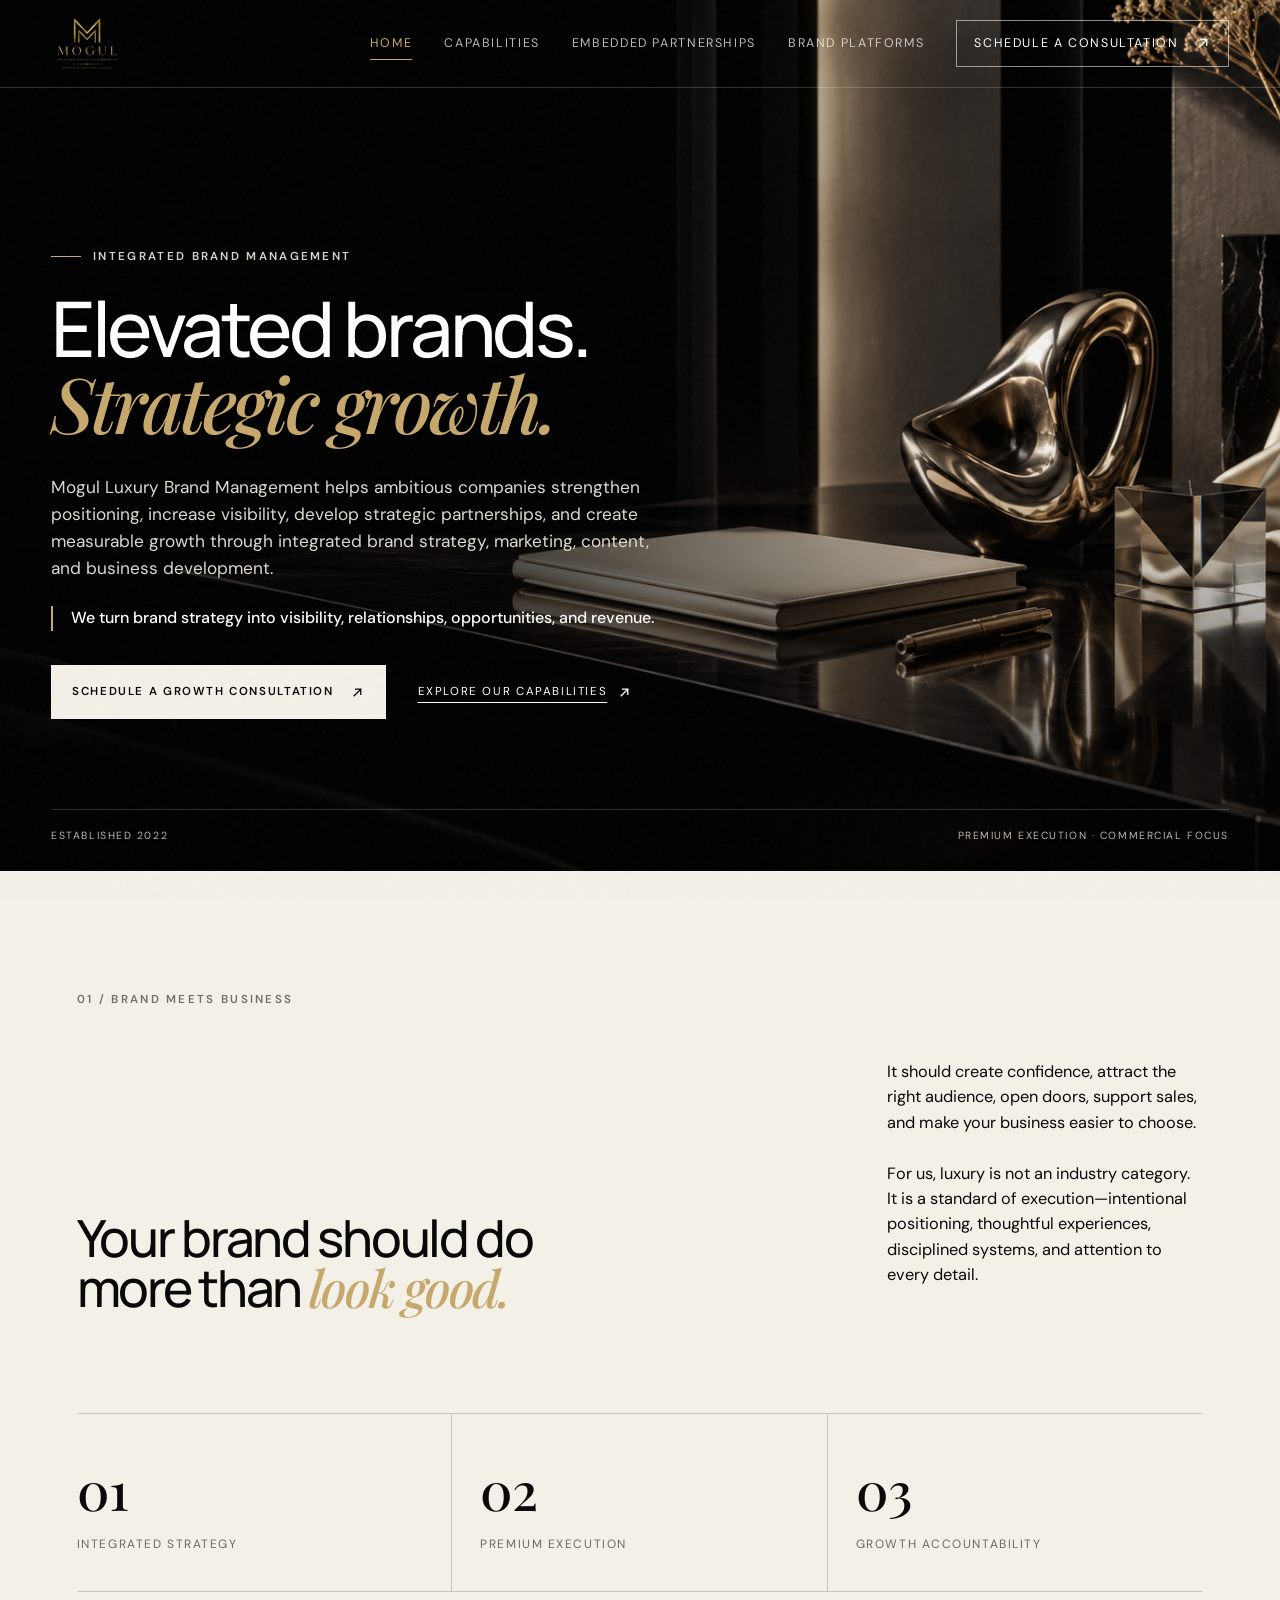
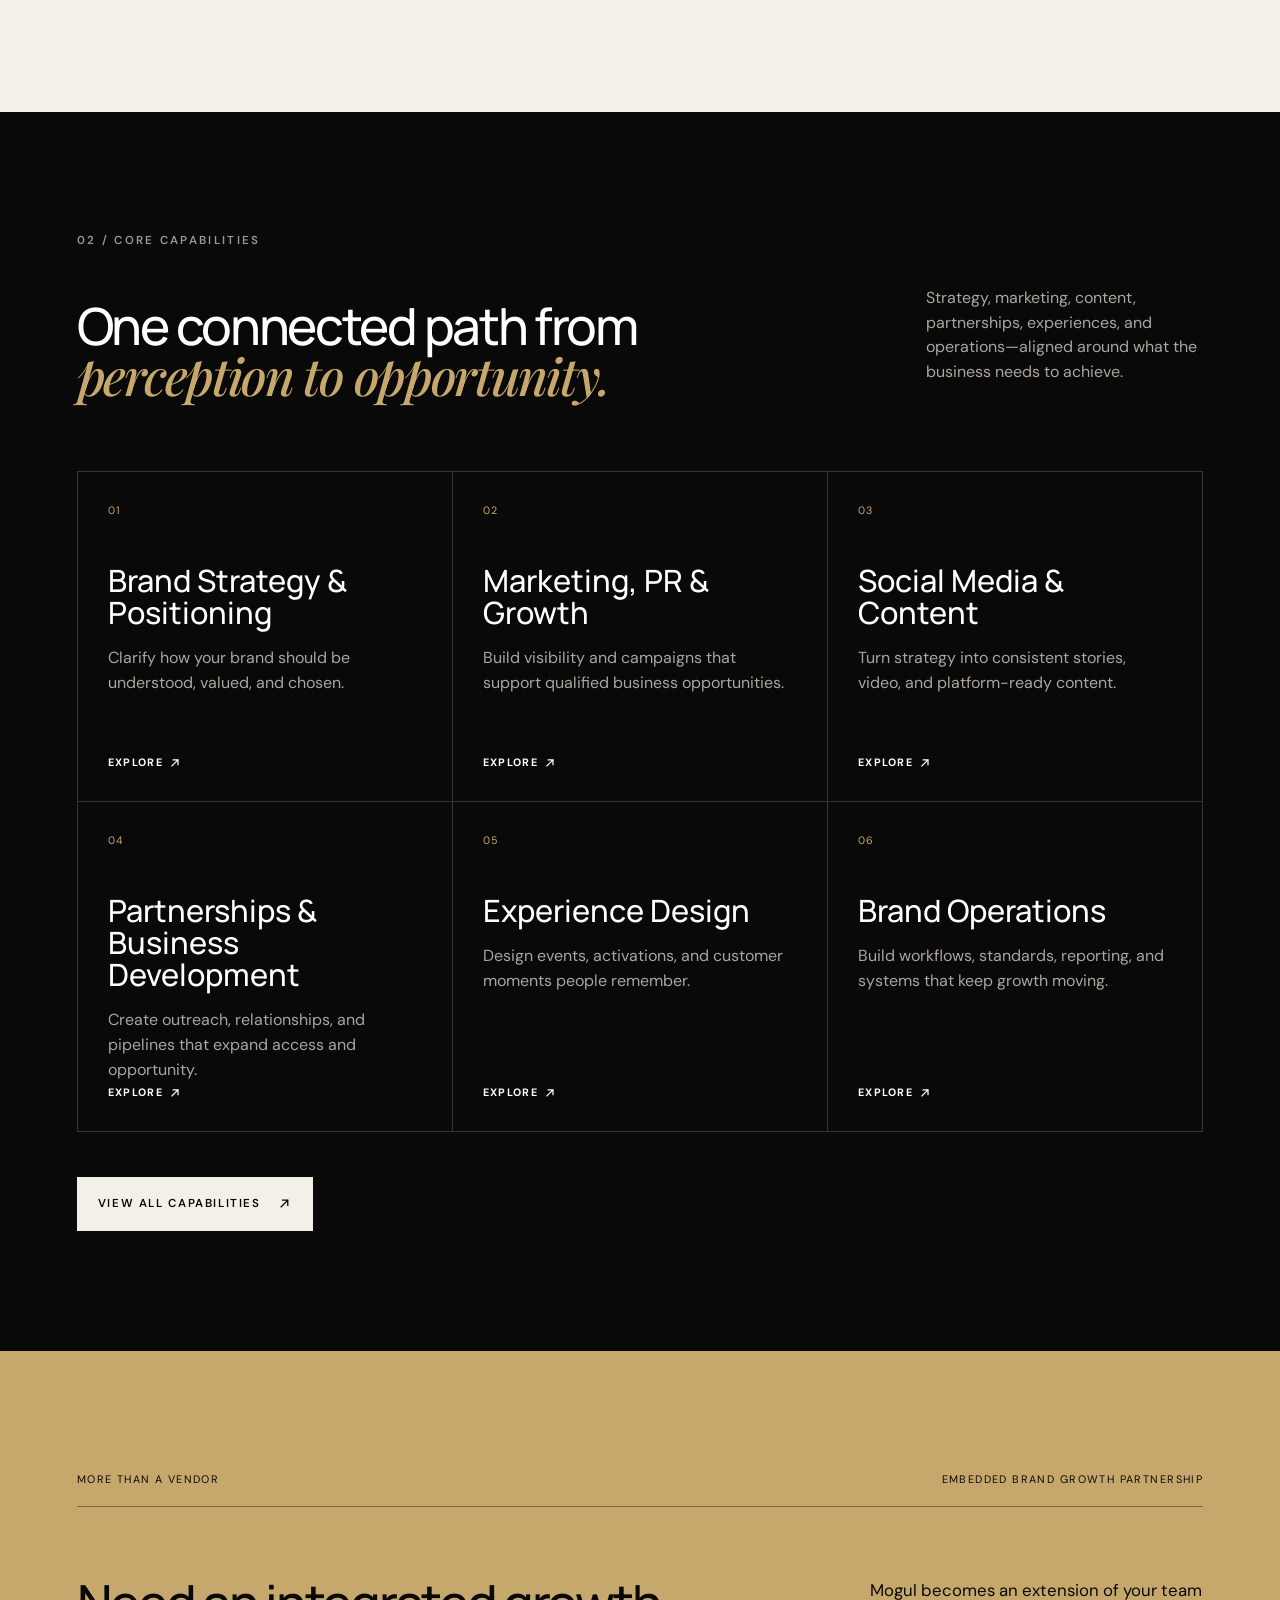
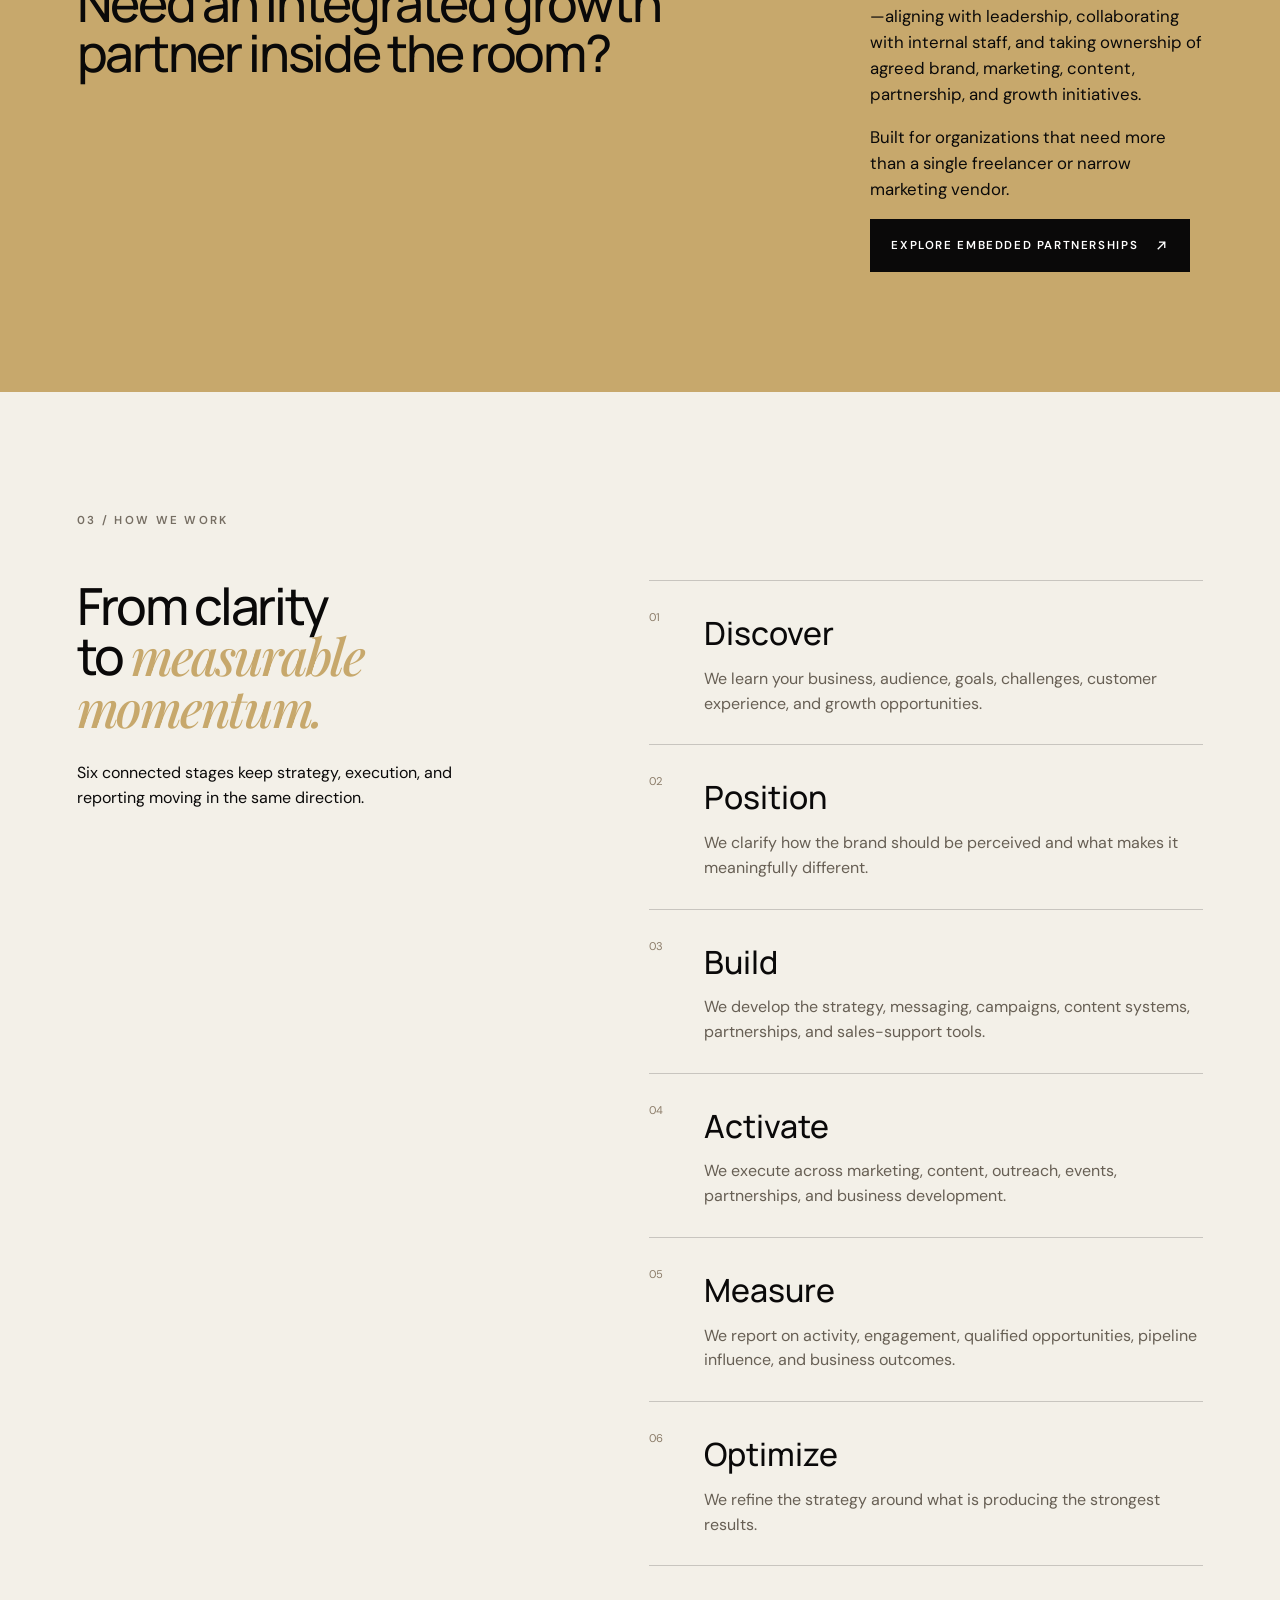
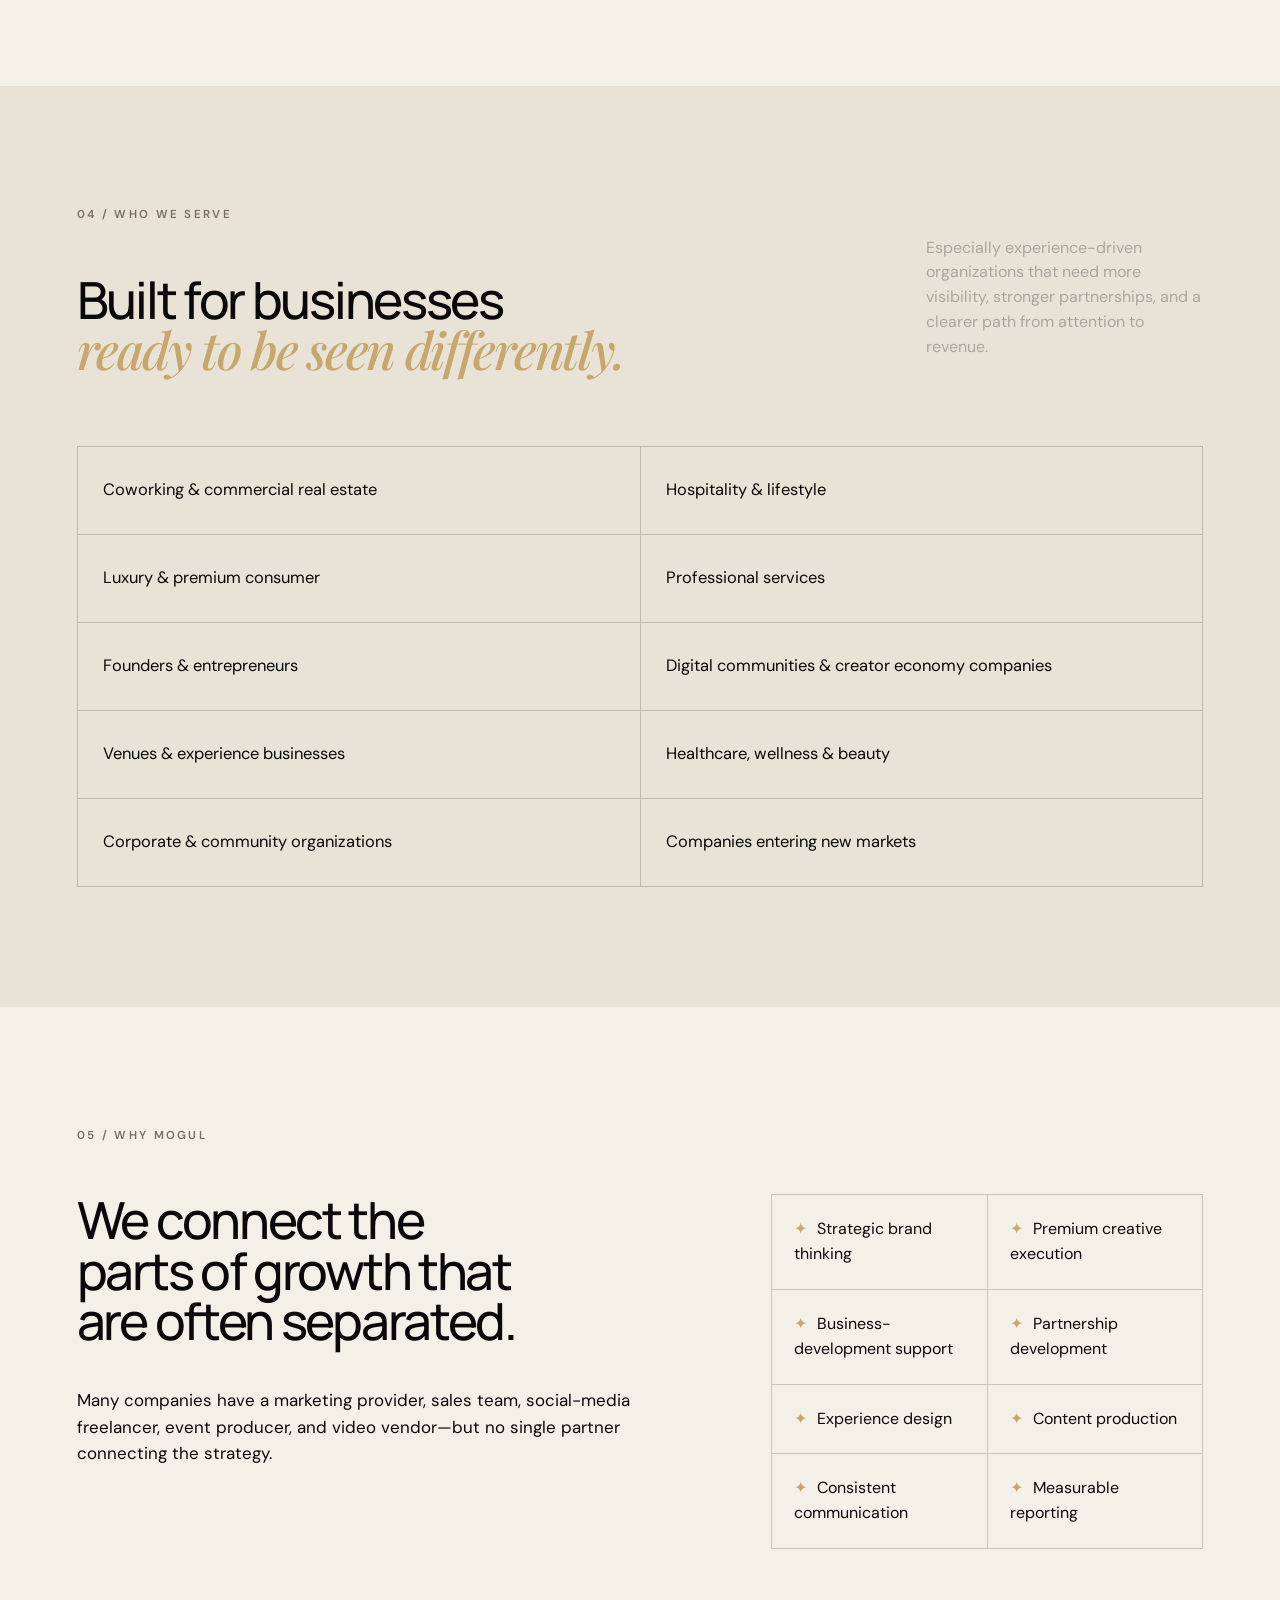
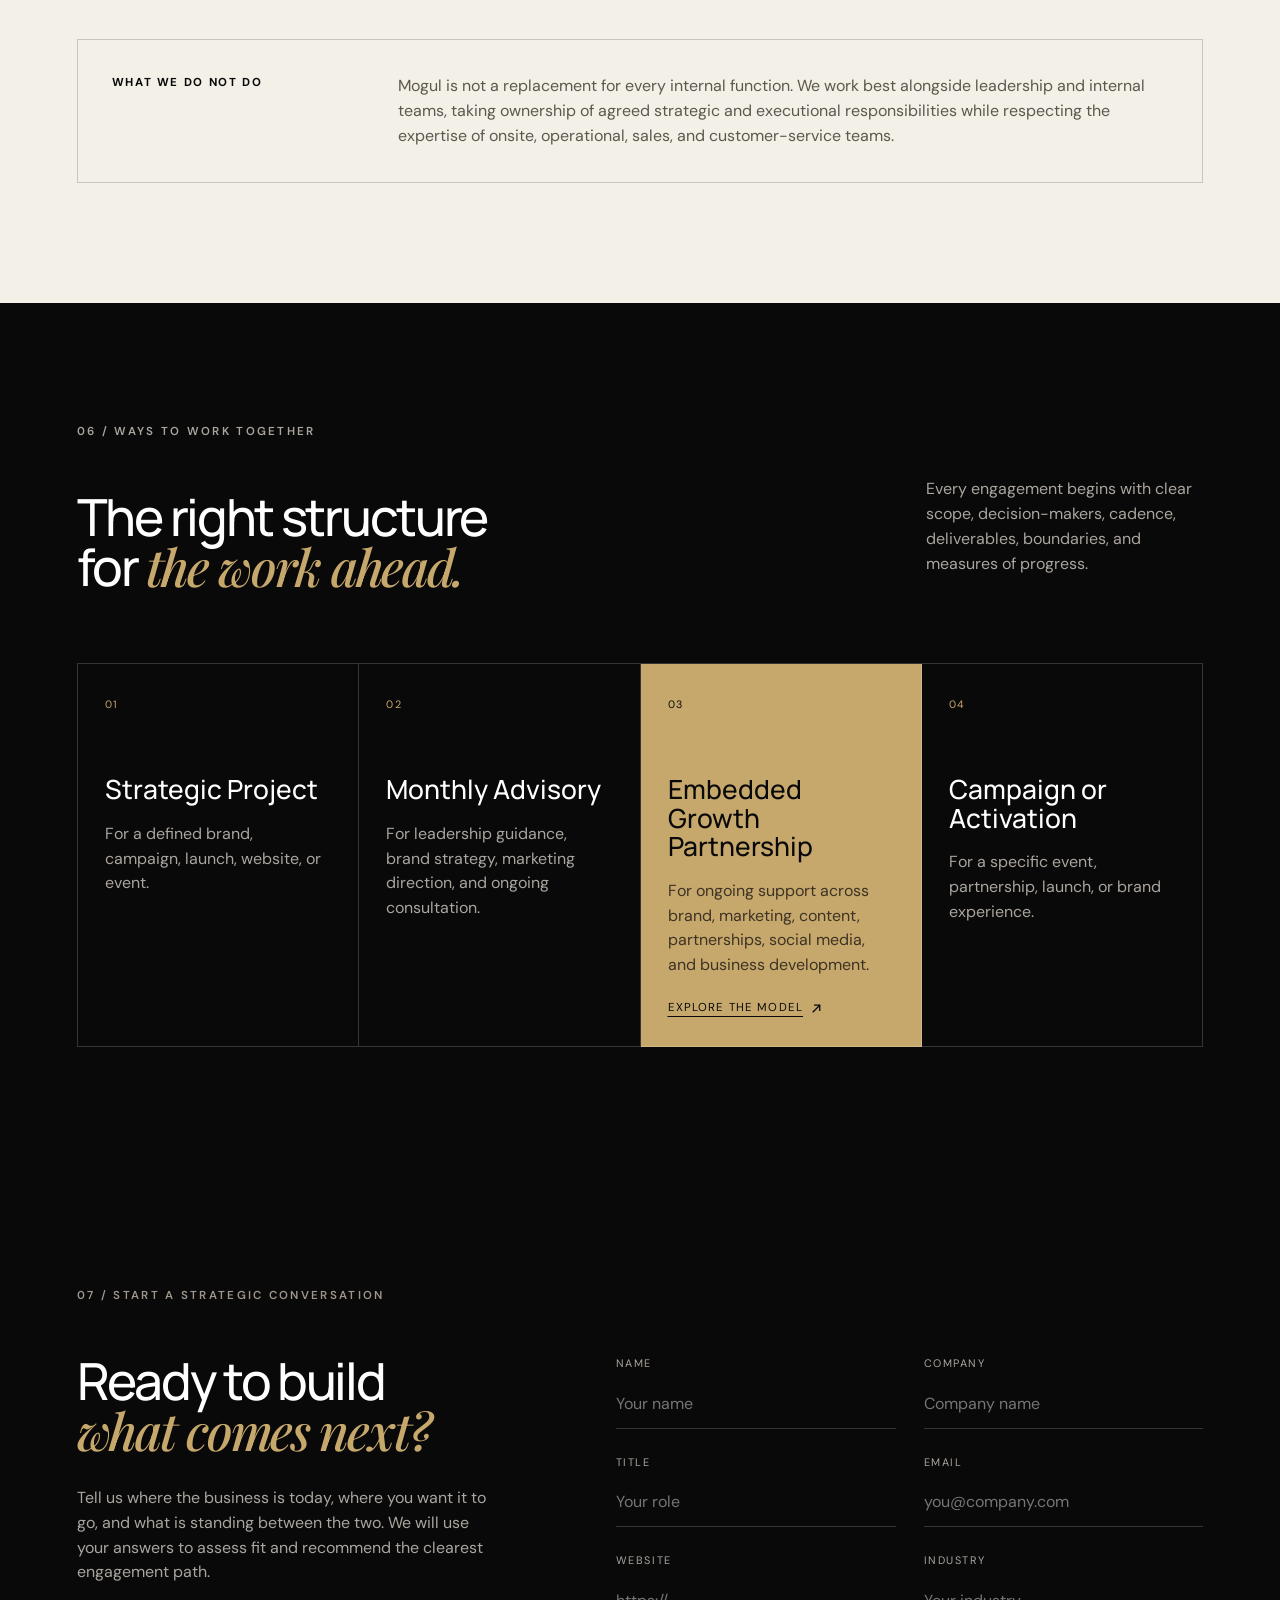
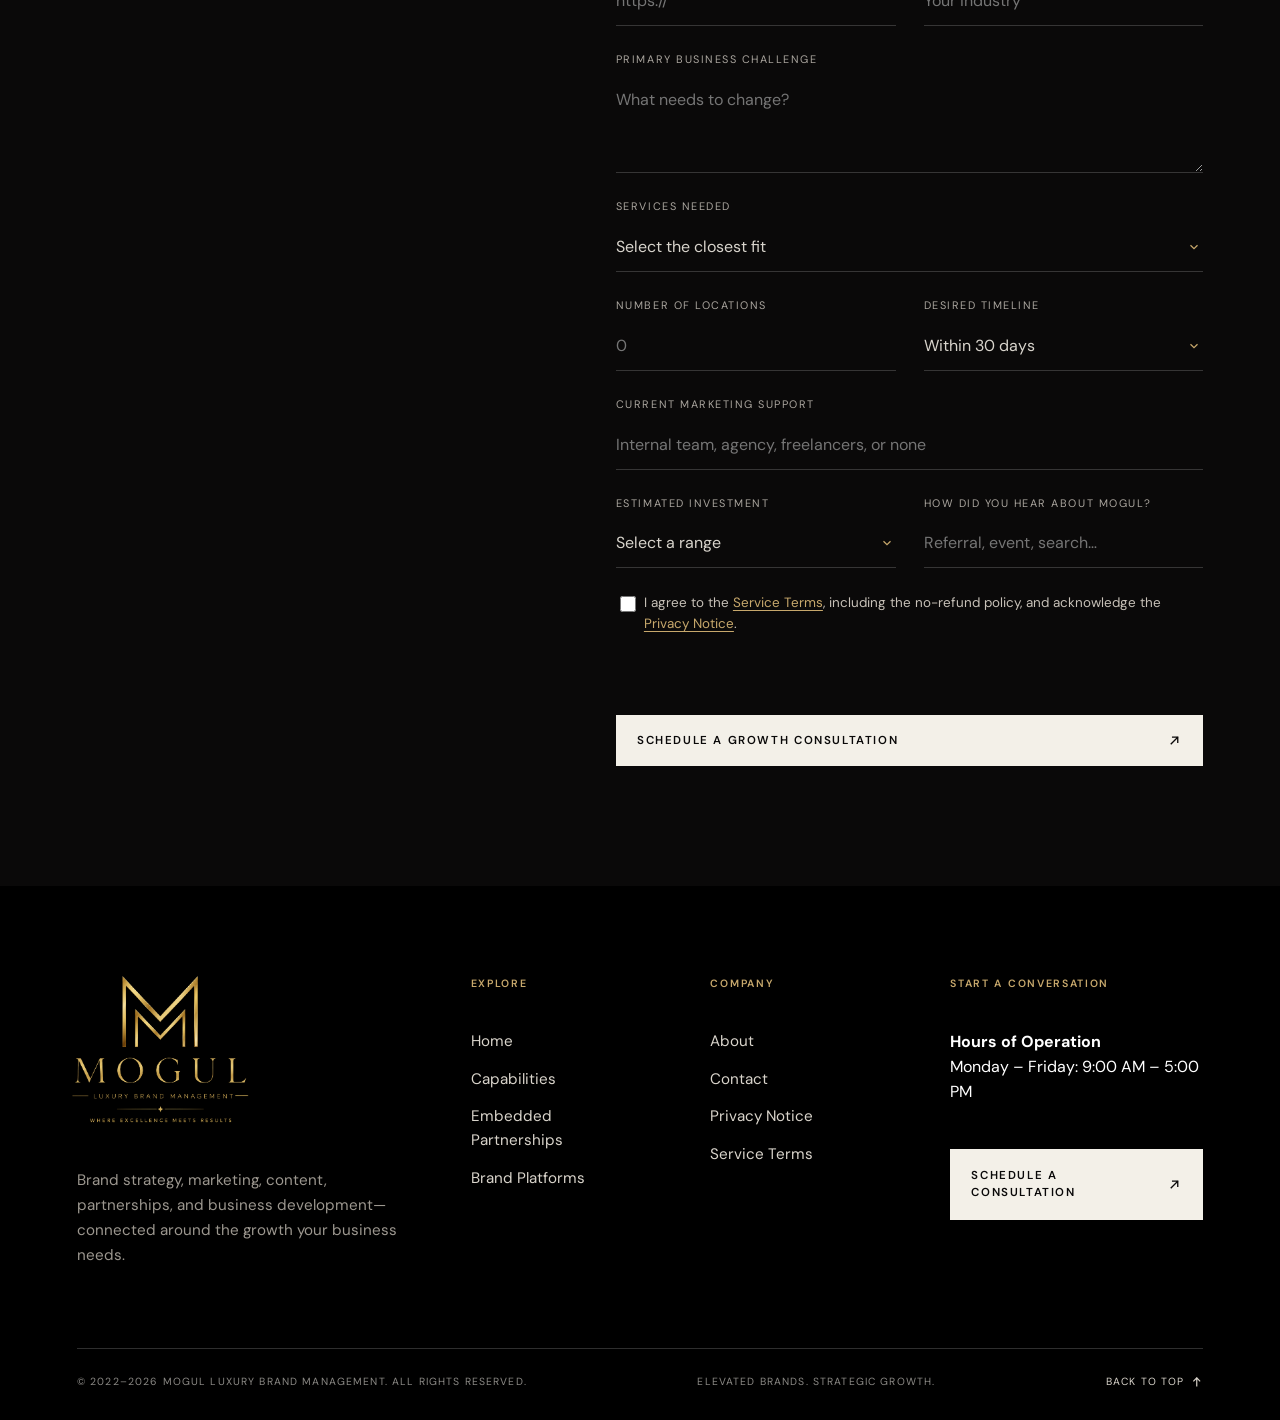
<file: index.html>
<!doctype html>
<html lang="en">
  <head>
    <meta charset="utf-8" />
    <meta name="viewport" content="width=device-width, initial-scale=1" />
    <meta name="description" content="Mogul Luxury Brand Management helps ambitious companies strengthen positioning, increase visibility, develop strategic partnerships, and create measurable growth." />
    <title>MLBM — Elevated Brands. Strategic Growth.</title>
    <link rel="preconnect" href="https://fonts.googleapis.com" />
    <link rel="preconnect" href="https://fonts.gstatic.com" crossorigin />
    <link href="https://fonts.googleapis.com/css2?family=DM+Sans:wght@400;500;600&family=Manrope:wght@400;500;600&family=Playfair+Display:ital,wght@0,500;1,500&display=swap" rel="stylesheet" />
    <link rel="icon" href="favicon.ico" sizes="48x48" />
    <link rel="icon" type="image/png" sizes="32x32" href="assets/favicon-32.png" />
    <link rel="apple-touch-icon" href="assets/apple-touch-icon.png" />
    <meta name="theme-color" content="#000000" />
    <script>
      document.documentElement.classList.add('js');
    </script>
    <link rel="stylesheet" href="assets/styles.css?v=4" />
  </head>
  <body>
    <div class="grain" aria-hidden="true"></div>
    <header class="site-header" id="top">
      <a class="brand" href="#top" aria-label="MLBM home"><img class="brand-logo" src="assets/mlbm-logo.png" alt="Mogul Luxury Brand Management" width="155" height="72" /></a>
      <button class="menu-toggle" type="button" aria-expanded="false" aria-controls="site-nav"><span></span><span></span><span class="sr-only">Menu</span></button>
      <nav id="site-nav" aria-label="Main navigation">
        <a href="#top" aria-current="page">Home</a><a href="capabilities.html">Capabilities</a><a href="embedded-partnerships.html">Embedded Partnerships</a><a href="roster.html">Brand Platforms</a
        ><a class="nav-cta" href="#contact"
          >Schedule a consultation
          <span class="arrow"
            ><svg class="ico ico--ne" viewBox="0 0 16 16" aria-hidden="true" focusable="false">
              <g class="ico-a"><path d="M4.5 11.5l7-7M6 4.5h5.5V10" /></g>
              <g class="ico-b"><path d="M4.5 11.5l7-7M6 4.5h5.5V10" /></g></svg></span
        ></a>
      </nav>
    </header>
    <main>
      <section class="hero growth-hero">
        <div class="hero-art" role="img" aria-label="Premium strategic workspace with sculptural objects and an ivory portfolio"></div>
        <div class="hero-shade"></div>
        <div class="hero-content reveal">
          <p class="eyebrow"><span></span> Integrated brand management</p>
          <h1>Elevated brands. <em>Strategic growth.</em></h1>
          <p class="hero-copy">Mogul Luxury Brand Management helps ambitious companies strengthen positioning, increase visibility, develop strategic partnerships, and create measurable growth through integrated brand strategy, marketing, content, and business development.</p>
          <p class="growth-line">We turn brand strategy into visibility, relationships, opportunities, and revenue.</p>
          <div class="hero-actions">
            <a class="button button-light" href="#contact"
              >Schedule a growth consultation
              <span class="arrow"
                ><svg class="ico ico--ne" viewBox="0 0 16 16" aria-hidden="true" focusable="false">
                  <g class="ico-a"><path d="M4.5 11.5l7-7M6 4.5h5.5V10" /></g>
                  <g class="ico-b"><path d="M4.5 11.5l7-7M6 4.5h5.5V10" /></g></svg></span></a
            ><a class="text-link" href="capabilities.html"
              >Explore our capabilities
              <span class="arrow"
                ><svg class="ico ico--ne" viewBox="0 0 16 16" aria-hidden="true" focusable="false">
                  <g class="ico-a"><path d="M4.5 11.5l7-7M6 4.5h5.5V10" /></g>
                  <g class="ico-b"><path d="M4.5 11.5l7-7M6 4.5h5.5V10" /></g></svg></span
            ></a>
          </div>
        </div>
        <div class="hero-foot"><span>Established 2022</span><span>Premium execution · Commercial focus</span></div>
      </section>
      <section class="statement section-pad" id="about">
        <p class="section-label reveal">01 / Brand meets business</p>
        <div class="statement-grid">
          <h2 class="reveal">Your brand should do more than <em>look good.</em></h2>
          <div class="statement-copy reveal">
            <p>It should create confidence, attract the right audience, open doors, support sales, and make your business easier to choose.</p>
            <p>For us, luxury is not an industry category. It is a standard of execution—intentional positioning, thoughtful experiences, disciplined systems, and attention to every detail.</p>
          </div>
        </div>
        <div class="proof-row reveal">
          <div><strong>01</strong><span>Integrated strategy</span></div>
          <div><strong>02</strong><span>Premium execution</span></div>
          <div><strong>03</strong><span>Growth accountability</span></div>
        </div>
      </section>
      <section class="services section-pad" id="capabilities">
        <div class="section-head reveal">
          <div>
            <p class="section-label">02 / Core capabilities</p>
            <h2>One connected path from <em>perception to opportunity.</em></h2>
          </div>
          <p>Strategy, marketing, content, partnerships, experiences, and operations—aligned around what the business needs to achieve.</p>
        </div>
        <div class="capability-grid">
          <a class="capability-card reveal" href="capabilities.html#strategy"
            ><span>01</span>
            <h3>Brand Strategy & Positioning</h3>
            <p>Clarify how your brand should be understood, valued, and chosen.</p>
            <b
              >Explore
              <span class="arrow"
                ><svg class="ico ico--ne" viewBox="0 0 16 16" aria-hidden="true" focusable="false">
                  <g class="ico-a"><path d="M4.5 11.5l7-7M6 4.5h5.5V10" /></g>
                  <g class="ico-b"><path d="M4.5 11.5l7-7M6 4.5h5.5V10" /></g></svg></span></b
          ></a>
          <a class="capability-card reveal" href="capabilities.html#growth"
            ><span>02</span>
            <h3>Marketing, PR & Growth</h3>
            <p>Build visibility and campaigns that support qualified business opportunities.</p>
            <b
              >Explore
              <span class="arrow"
                ><svg class="ico ico--ne" viewBox="0 0 16 16" aria-hidden="true" focusable="false">
                  <g class="ico-a"><path d="M4.5 11.5l7-7M6 4.5h5.5V10" /></g>
                  <g class="ico-b"><path d="M4.5 11.5l7-7M6 4.5h5.5V10" /></g></svg></span></b
          ></a>
          <a class="capability-card reveal" href="capabilities.html#content"
            ><span>03</span>
            <h3>Social Media & Content</h3>
            <p>Turn strategy into consistent stories, video, and platform-ready content.</p>
            <b
              >Explore
              <span class="arrow"
                ><svg class="ico ico--ne" viewBox="0 0 16 16" aria-hidden="true" focusable="false">
                  <g class="ico-a"><path d="M4.5 11.5l7-7M6 4.5h5.5V10" /></g>
                  <g class="ico-b"><path d="M4.5 11.5l7-7M6 4.5h5.5V10" /></g></svg></span></b
          ></a>
          <a class="capability-card reveal" href="capabilities.html#partnerships"
            ><span>04</span>
            <h3>Partnerships & Business Development</h3>
            <p>Create outreach, relationships, and pipelines that expand access and opportunity.</p>
            <b
              >Explore
              <span class="arrow"
                ><svg class="ico ico--ne" viewBox="0 0 16 16" aria-hidden="true" focusable="false">
                  <g class="ico-a"><path d="M4.5 11.5l7-7M6 4.5h5.5V10" /></g>
                  <g class="ico-b"><path d="M4.5 11.5l7-7M6 4.5h5.5V10" /></g></svg></span></b
          ></a>
          <a class="capability-card reveal" href="capabilities.html#experience"
            ><span>05</span>
            <h3>Experience Design</h3>
            <p>Design events, activations, and customer moments people remember.</p>
            <b
              >Explore
              <span class="arrow"
                ><svg class="ico ico--ne" viewBox="0 0 16 16" aria-hidden="true" focusable="false">
                  <g class="ico-a"><path d="M4.5 11.5l7-7M6 4.5h5.5V10" /></g>
                  <g class="ico-b"><path d="M4.5 11.5l7-7M6 4.5h5.5V10" /></g></svg></span></b
          ></a>
          <a class="capability-card reveal" href="capabilities.html#operations"
            ><span>06</span>
            <h3>Brand Operations</h3>
            <p>Build workflows, standards, reporting, and systems that keep growth moving.</p>
            <b
              >Explore
              <span class="arrow"
                ><svg class="ico ico--ne" viewBox="0 0 16 16" aria-hidden="true" focusable="false">
                  <g class="ico-a"><path d="M4.5 11.5l7-7M6 4.5h5.5V10" /></g>
                  <g class="ico-b"><path d="M4.5 11.5l7-7M6 4.5h5.5V10" /></g></svg></span></b
          ></a>
        </div>
        <a class="button button-light section-button" href="capabilities.html"
          >View all capabilities
          <span class="arrow"
            ><svg class="ico ico--ne" viewBox="0 0 16 16" aria-hidden="true" focusable="false">
              <g class="ico-a"><path d="M4.5 11.5l7-7M6 4.5h5.5V10" /></g>
              <g class="ico-b"><path d="M4.5 11.5l7-7M6 4.5h5.5V10" /></g></svg></span
        ></a>
      </section>
      <section class="embedded-preview section-pad">
        <div class="embedded-kicker reveal"><span>More than a vendor</span><span>Embedded Brand Growth Partnership</span></div>
        <div class="embedded-grid">
          <div class="reveal"><h2>Need an integrated growth partner inside the room?</h2></div>
          <div class="reveal">
            <p>Mogul becomes an extension of your team—aligning with leadership, collaborating with internal staff, and taking ownership of agreed brand, marketing, content, partnership, and growth initiatives.</p>
            <p>Built for organizations that need more than a single freelancer or narrow marketing vendor.</p>
            <a class="button button-dark" href="embedded-partnerships.html"
              >Explore embedded partnerships
              <span class="arrow"
                ><svg class="ico ico--ne" viewBox="0 0 16 16" aria-hidden="true" focusable="false">
                  <g class="ico-a"><path d="M4.5 11.5l7-7M6 4.5h5.5V10" /></g>
                  <g class="ico-b"><path d="M4.5 11.5l7-7M6 4.5h5.5V10" /></g></svg></span
            ></a>
          </div>
        </div>
      </section>
      <section class="process section-pad" id="process">
        <p class="section-label reveal">03 / How we work</p>
        <div class="process-layout">
          <div class="process-title reveal">
            <h2>From clarity to <em>measurable momentum.</em></h2>
            <p>Six connected stages keep strategy, execution, and reporting moving in the same direction.</p>
          </div>
          <ol class="steps six-steps">
            <li class="reveal">
              <span>01</span>
              <div>
                <h3>Discover</h3>
                <p>We learn your business, audience, goals, challenges, customer experience, and growth opportunities.</p>
              </div>
            </li>
            <li class="reveal">
              <span>02</span>
              <div>
                <h3>Position</h3>
                <p>We clarify how the brand should be perceived and what makes it meaningfully different.</p>
              </div>
            </li>
            <li class="reveal">
              <span>03</span>
              <div>
                <h3>Build</h3>
                <p>We develop the strategy, messaging, campaigns, content systems, partnerships, and sales-support tools.</p>
              </div>
            </li>
            <li class="reveal">
              <span>04</span>
              <div>
                <h3>Activate</h3>
                <p>We execute across marketing, content, outreach, events, partnerships, and business development.</p>
              </div>
            </li>
            <li class="reveal">
              <span>05</span>
              <div>
                <h3>Measure</h3>
                <p>We report on activity, engagement, qualified opportunities, pipeline influence, and business outcomes.</p>
              </div>
            </li>
            <li class="reveal">
              <span>06</span>
              <div>
                <h3>Optimize</h3>
                <p>We refine the strategy around what is producing the strongest results.</p>
              </div>
            </li>
          </ol>
        </div>
      </section>
      <section class="audience section-pad">
        <div class="section-head reveal">
          <div>
            <p class="section-label">04 / Who we serve</p>
            <h2>Built for businesses <em>ready to be seen differently.</em></h2>
          </div>
          <p>Especially experience-driven organizations that need more visibility, stronger partnerships, and a clearer path from attention to revenue.</p>
        </div>
        <div class="audience-grid reveal"><span>Coworking & commercial real estate</span><span>Hospitality & lifestyle</span><span>Luxury & premium consumer</span><span>Professional services</span><span>Founders & entrepreneurs</span><span>Digital communities & creator economy companies</span><span>Venues & experience businesses</span><span>Healthcare, wellness & beauty</span><span>Corporate & community organizations</span><span>Companies entering new markets</span></div>
      </section>
      <section class="why-mogul section-pad">
        <p class="section-label reveal">05 / Why Mogul</p>
        <div class="why-layout">
          <div class="reveal">
            <h2>We connect the parts of growth that are often separated.</h2>
            <p>Many companies have a marketing provider, sales team, social-media freelancer, event producer, and video vendor—but no single partner connecting the strategy.</p>
          </div>
          <div class="why-list reveal"><span>Strategic brand thinking</span><span>Premium creative execution</span><span>Business-development support</span><span>Partnership development</span><span>Experience design</span><span>Content production</span><span>Consistent communication</span><span>Measurable reporting</span></div>
        </div>
        <div class="boundary reveal">
          <strong>What we do not do</strong>
          <p>Mogul is not a replacement for every internal function. We work best alongside leadership and internal teams, taking ownership of agreed strategic and executional responsibilities while respecting the expertise of onsite, operational, sales, and customer-service teams.</p>
        </div>
      </section>
      <section class="engagements section-pad">
        <div class="section-head reveal">
          <div>
            <p class="section-label">06 / Ways to work together</p>
            <h2>The right structure for <em>the work ahead.</em></h2>
          </div>
          <p>Every engagement begins with clear scope, decision-makers, cadence, deliverables, boundaries, and measures of progress.</p>
        </div>
        <div class="engagement-grid">
          <article class="engagement-card reveal">
            <span>01</span>
            <h3>Strategic Project</h3>
            <p>For a defined brand, campaign, launch, website, or event.</p>
          </article>
          <article class="engagement-card reveal">
            <span>02</span>
            <h3>Monthly Advisory</h3>
            <p>For leadership guidance, brand strategy, marketing direction, and ongoing consultation.</p>
          </article>
          <article class="engagement-card featured reveal">
            <span>03</span>
            <h3>Embedded Growth Partnership</h3>
            <p>For ongoing support across brand, marketing, content, partnerships, social media, and business development.</p>
            <a href="embedded-partnerships.html"
              >Explore the model
              <span class="arrow"
                ><svg class="ico ico--ne" viewBox="0 0 16 16" aria-hidden="true" focusable="false">
                  <g class="ico-a"><path d="M4.5 11.5l7-7M6 4.5h5.5V10" /></g>
                  <g class="ico-b"><path d="M4.5 11.5l7-7M6 4.5h5.5V10" /></g></svg></span
            ></a>
          </article>
          <article class="engagement-card reveal">
            <span>04</span>
            <h3>Campaign or Activation</h3>
            <p>For a specific event, partnership, launch, or brand experience.</p>
          </article>
        </div>
      </section>
      <section class="contact section-pad" id="contact">
        <p class="section-label reveal">07 / Start a strategic conversation</p>
        <div class="contact-grid growth-contact">
          <div class="reveal">
            <h2>Ready to build <em>what comes next?</em></h2>
            <p>Tell us where the business is today, where you want it to go, and what is standing between the two. We will use your answers to assess fit and recommend the clearest engagement path.</p>
          </div>
          <form class="inquiry-form qualification-form reveal" id="inquiry-form" action="https://script.google.com/macros/s/AKfycbwG1Fg25ECemOPg0YnmixXAXuB5vjD4PjiWyPDXSkJrMgJCAq-hKrIO8Mza_wnFlm_pEw/exec" method="POST" data-thank-you="thank-you.html">
            <input type="text" name="_honey" class="form-honey" tabindex="-1" autocomplete="off" aria-hidden="true" />
            <div class="form-row">
              <label>Name<input name="name" autocomplete="name" required placeholder="Your name" /></label><label>Company<input name="company" autocomplete="organization" required placeholder="Company name" /></label>
            </div>
            <div class="form-row">
              <label>Title<input name="title" autocomplete="organization-title" placeholder="Your role" /></label><label>Email<input type="email" name="email" autocomplete="email" required placeholder="you@company.com" /></label>
            </div>
            <div class="form-row">
              <label>Website<input type="url" name="website" placeholder="https://" /></label><label>Industry<input name="industry" required placeholder="Your industry" /></label>
            </div>
            <label>Primary business challenge<textarea name="primary_challenge" rows="3" required placeholder="What needs to change?"></textarea></label>
            <label
              >Services needed<select name="services_needed" required>
                <option value="" selected disabled>Select the closest fit</option>
                <option>Brand strategy & positioning</option>
                <option>Marketing, PR & growth</option>
                <option>Social media & content</option>
                <option>Partnerships & business development</option>
                <option>Experience design</option>
                <option>Brand operations</option>
                <option>Embedded growth partnership</option>
                <option>Not sure yet</option>
              </select></label
            >
            <div class="form-row">
              <label>Number of locations<input type="number" min="0" name="locations" placeholder="0" /></label
              ><label
                >Desired timeline<select name="timeline">
                  <option>Within 30 days</option>
                  <option>1–3 months</option>
                  <option>3–6 months</option>
                  <option>Exploring options</option>
                </select></label
              >
            </div>
            <label>Current marketing support<input name="current_support" placeholder="Internal team, agency, freelancers, or none" /></label>
            <div class="form-row">
              <label
                >Estimated investment<select name="investment_range" required>
                  <option value="" selected disabled>Select a range</option>
                  <option>Under $5,000</option>
                  <option>$5,000–$15,000</option>
                  <option>$15,000–$35,000</option>
                  <option>$35,000–$75,000</option>
                  <option>$75,000+</option>
                  <option>Not determined</option>
                </select></label
              ><label>How did you hear about Mogul?<input name="referral_source" placeholder="Referral, event, search…" /></label>
            </div>
            <label class="consent"
              ><input type="checkbox" name="terms_accepted" value="Yes" required /> <span>I agree to the <a href="terms.html">Service Terms</a>, including the no-refund policy, and acknowledge the <a href="privacy.html">Privacy Notice</a>.</span></label
            >
            <p class="form-status" role="status" aria-live="polite"></p>
            <button class="button button-light form-submit" type="submit">
              <span class="btn-label">Schedule a growth consultation</span
              ><span class="arrow"
                ><svg class="ico ico--ne" viewBox="0 0 16 16" aria-hidden="true" focusable="false">
                  <g class="ico-a"><path d="M4.5 11.5l7-7M6 4.5h5.5V10" /></g>
                  <g class="ico-b"><path d="M4.5 11.5l7-7M6 4.5h5.5V10" /></g></svg></span
              ><span class="btn-spinner" aria-hidden="true"
                ><svg viewBox="0 0 24 24" focusable="false"><circle cx="12" cy="12" r="9" pathLength="100" /></svg></span
              ><span class="btn-progress" aria-hidden="true"></span>
            </button>
          </form>
        </div>
      </section>
    </main>
    <footer class="site-footer">
    <div class="footer-top">
      <div class="footer-intro">
        <a class="footer-logo-link" href="/" aria-label="MLBM home"><img class="footer-logo" src="/assets/mlbm-logo.png" alt="Mogul Luxury Brand Management" width="300" height="300" loading="lazy"></a>
        <p>Brand strategy, marketing, content, partnerships, and business development—connected around the growth your business needs.</p>
      </div>
      <nav class="footer-col" aria-label="Explore"><p class="footer-heading">Explore</p><a href="/">Home</a><a href="/capabilities.html">Capabilities</a><a href="/embedded-partnerships.html">Embedded Partnerships</a><a href="/roster.html">Brand Platforms</a></nav>
      <nav class="footer-col" aria-label="Company"><p class="footer-heading">Company</p><a href="/#about">About</a><a href="/#contact">Contact</a><a href="/privacy.html">Privacy Notice</a><a href="/terms.html">Service Terms</a></nav>
      <div class="footer-col footer-contact"><p class="footer-heading">Start a conversation</p>
        <p>
          <b>Hours of Operation</b> <br>Monday – Friday: 9:00 AM – 5:00 PM

        </p>
        <a class="button button-light" href="/#contact">Schedule a consultation <span class="arrow"><svg class="ico ico--ne" viewBox="0 0 16 16" aria-hidden="true" focusable="false"><g class="ico-a"><path d="M4.5 11.5l7-7M6 4.5h5.5V10"/></g><g class="ico-b"><path d="M4.5 11.5l7-7M6 4.5h5.5V10"/></g></svg></span></a></div>
    </div>
    <div class="footer-bottom"><span>© 2022–2026 Mogul Luxury Brand Management. All rights reserved.</span><span>Elevated Brands. Strategic Growth.</span><a href="#top">Back to top <span class="arrow"><svg class="ico ico--up" viewBox="0 0 16 16" aria-hidden="true" focusable="false"><g class="ico-a"><path d="M8 13V3.5M4.5 7 8 3.5 11.5 7"/></g><g class="ico-b"><path d="M8 13V3.5M4.5 7 8 3.5 11.5 7"/></g></svg></span></a></div>
  </footer>
    <script src="assets/site.js?v=4"></script>
  </body>
</html>
</file>
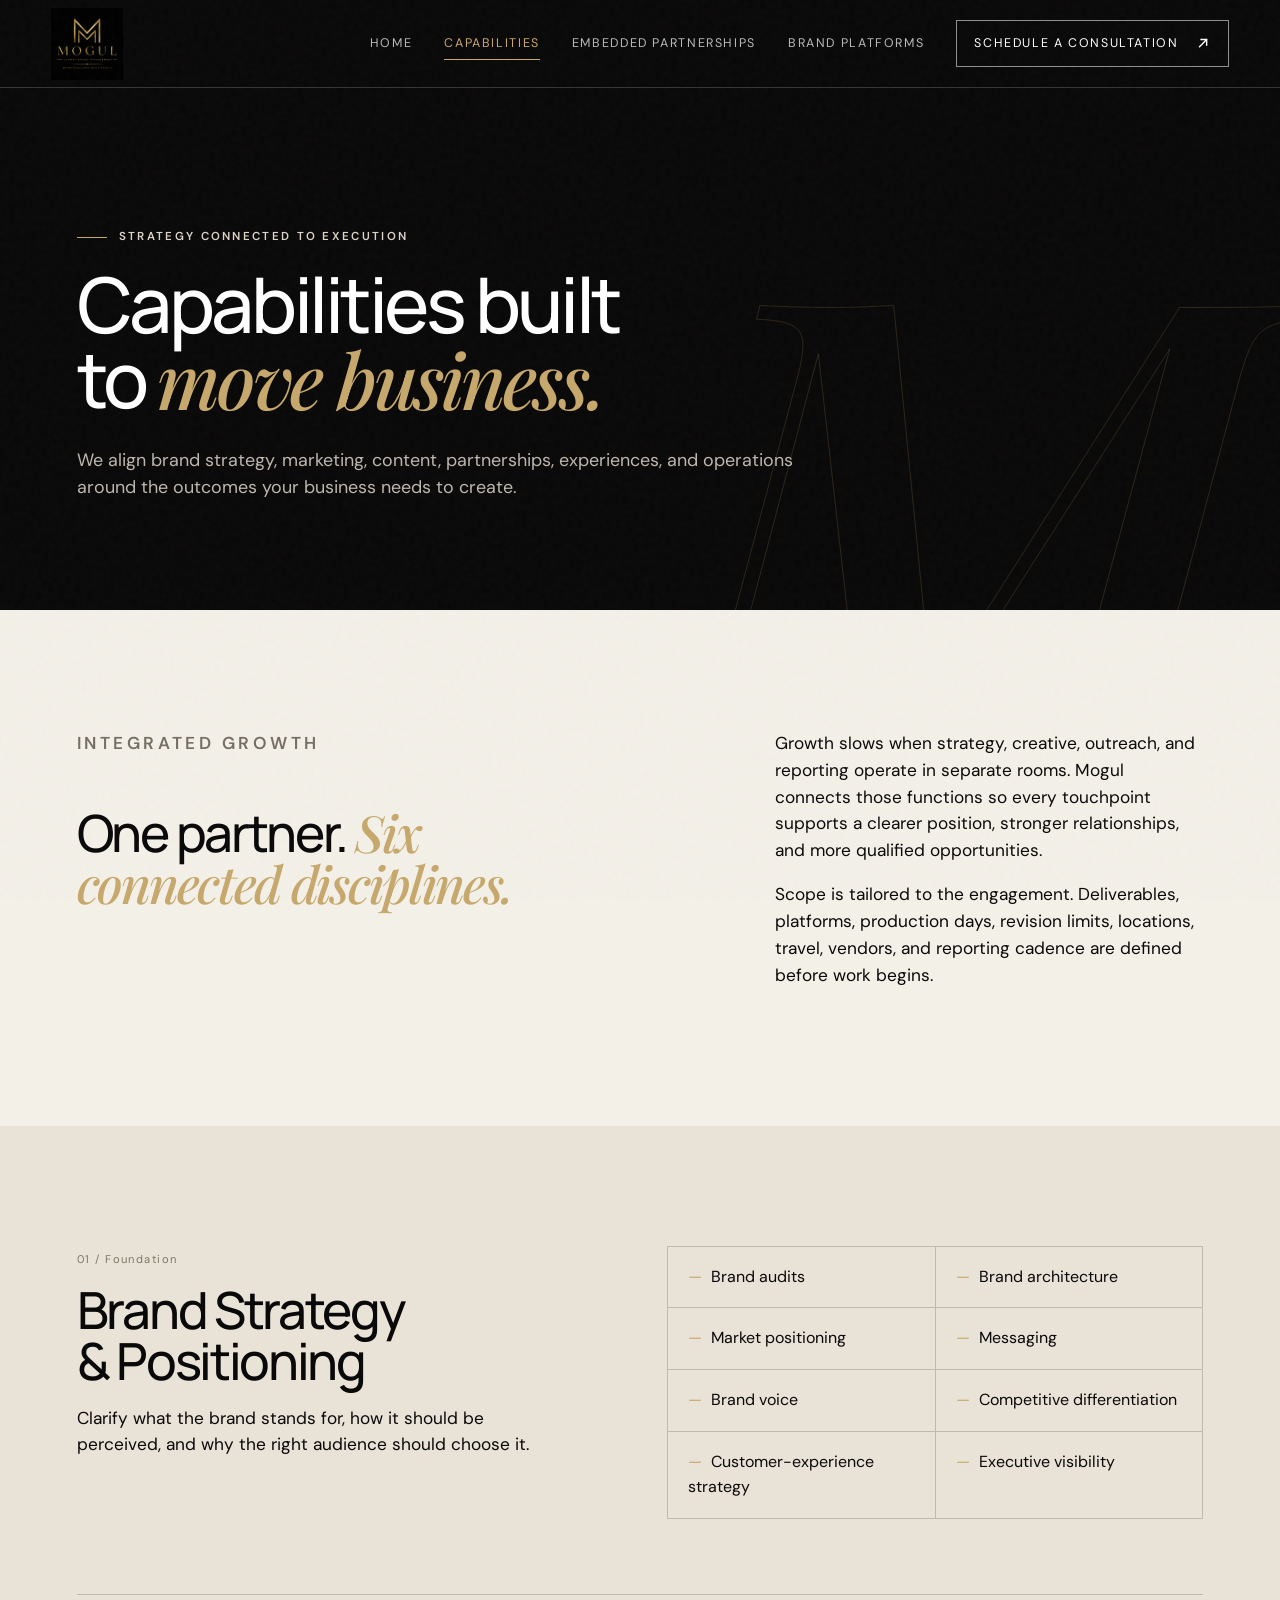
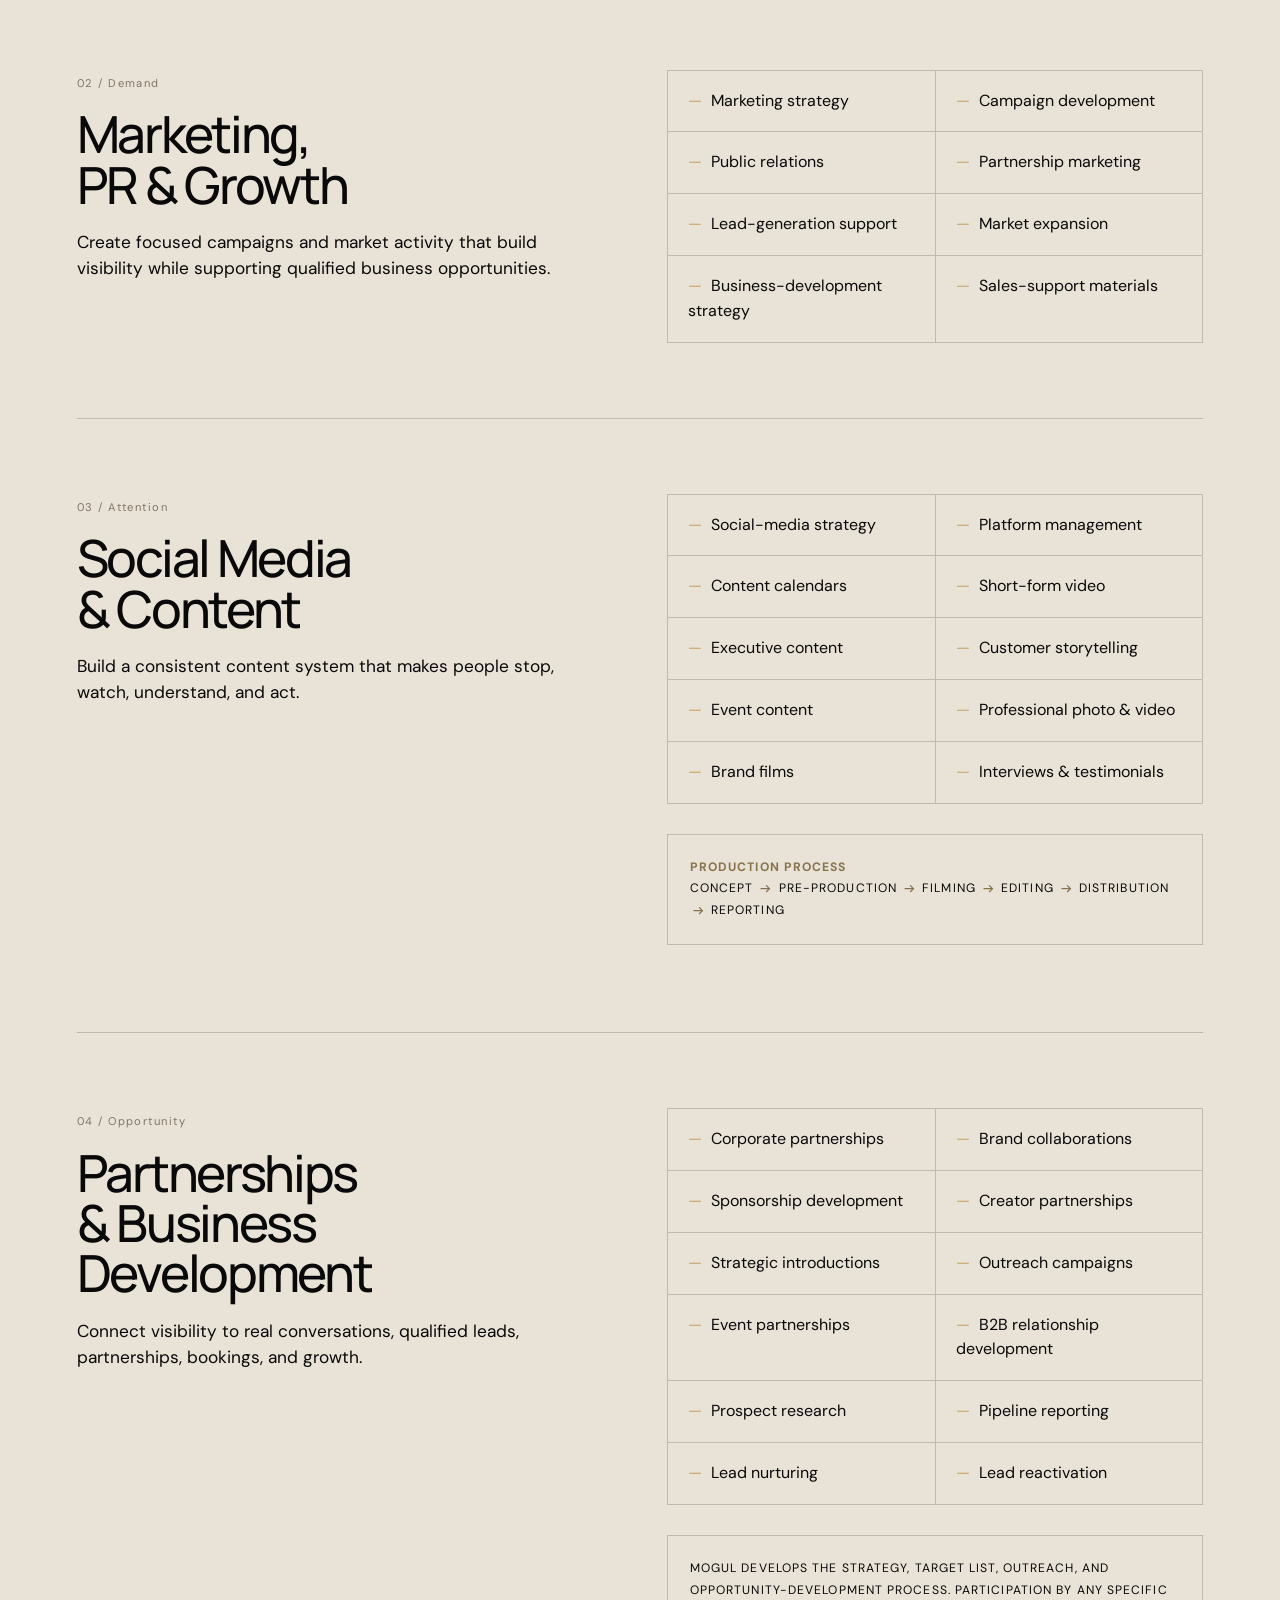
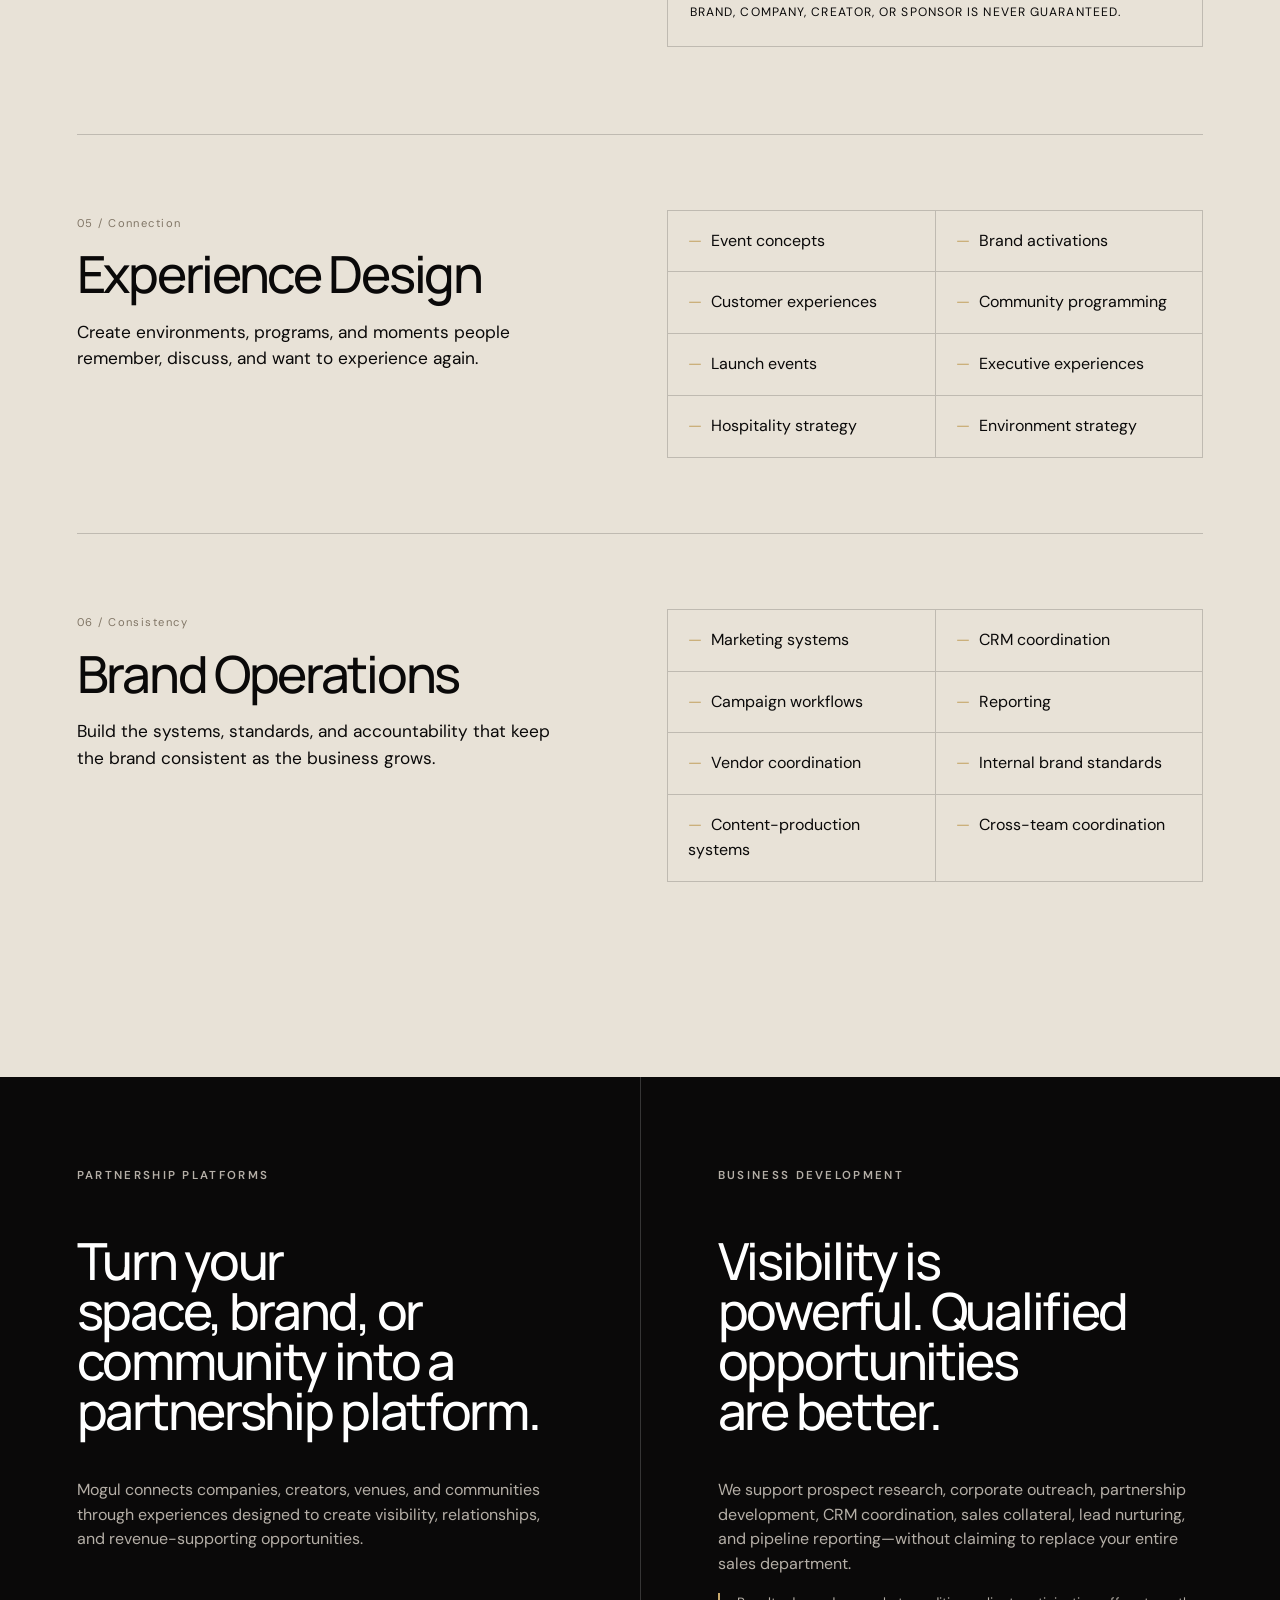
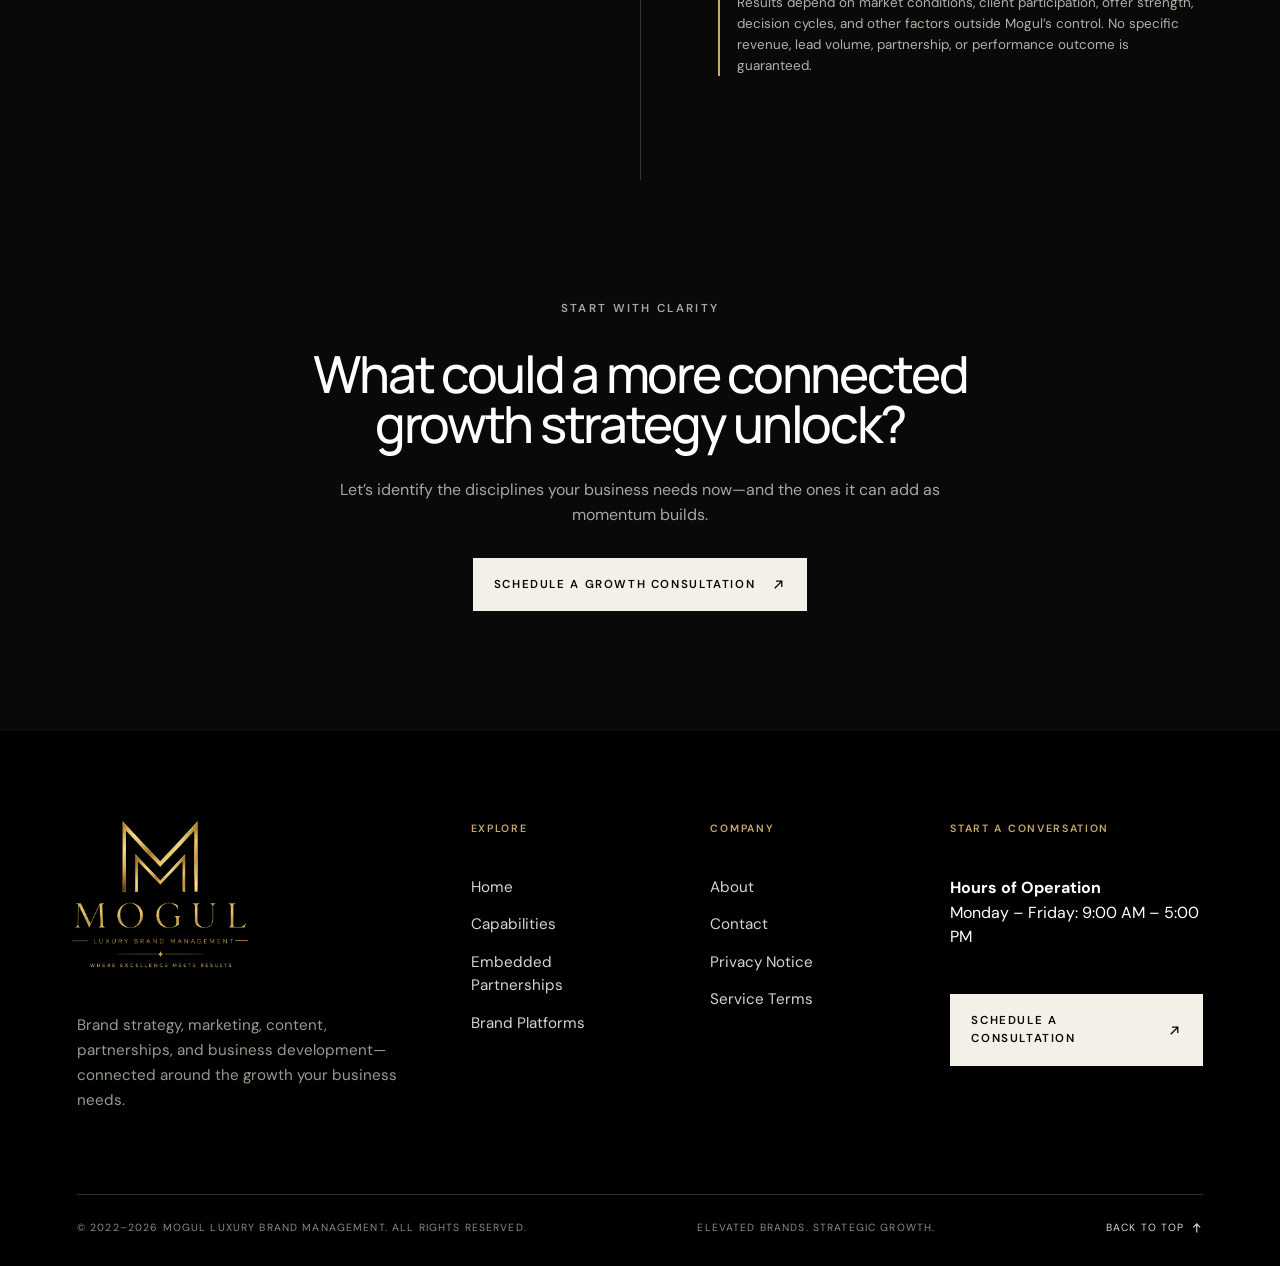
<file: capabilities.html>
<!doctype html>
<html lang="en">
<head>
  <meta charset="utf-8"><meta name="viewport" content="width=device-width, initial-scale=1">
  <meta name="description" content="Explore MLBM capabilities across brand strategy, marketing, content, partnerships, experience design, and brand operations.">
  <title>Capabilities — Mogul Luxury Brand Management</title>
  <link rel="preconnect" href="https://fonts.googleapis.com"><link rel="preconnect" href="https://fonts.gstatic.com" crossorigin>
  <link href="https://fonts.googleapis.com/css2?family=DM+Sans:wght@400;500;600&family=Manrope:wght@400;500;600&family=Playfair+Display:ital,wght@0,500;1,500&display=swap" rel="stylesheet">
  <link rel="icon" href="favicon.ico" sizes="48x48">
  <link rel="icon" type="image/png" sizes="32x32" href="assets/favicon-32.png">
  <link rel="apple-touch-icon" href="assets/apple-touch-icon.png">
  <meta name="theme-color" content="#000000">
  <script>document.documentElement.classList.add("js")</script>
  <link rel="stylesheet" href="assets/styles.css?v=4">
</head>
<body>
  <div class="grain" aria-hidden="true"></div>
  <header class="site-header" id="top">
    <a class="brand" href="index.html" aria-label="MLBM home"><img class="brand-logo" src="assets/mlbm-logo.png" alt="Mogul Luxury Brand Management" width="155" height="72"></a>
    <button class="menu-toggle" type="button" aria-expanded="false" aria-controls="site-nav"><span></span><span></span><span class="sr-only">Menu</span></button>
    <nav id="site-nav" aria-label="Main navigation"><a href="index.html">Home</a><a href="capabilities.html" aria-current="page">Capabilities</a><a href="embedded-partnerships.html">Embedded Partnerships</a><a href="roster.html">Brand Platforms</a><a class="nav-cta" href="index.html#contact">Schedule a consultation <span class="arrow"><svg class="ico ico--ne" viewBox="0 0 16 16" aria-hidden="true" focusable="false"><g class="ico-a"><path d="M4.5 11.5l7-7M6 4.5h5.5V10"/></g><g class="ico-b"><path d="M4.5 11.5l7-7M6 4.5h5.5V10"/></g></svg></span></a></nav>
  </header>
  <main>
    <section class="page-hero"><div class="page-hero-inner reveal"><p class="eyebrow"><span></span> Strategy connected to execution</p><h1>Capabilities built to <em>move business.</em></h1><p class="page-hero-copy">We align brand strategy, marketing, content, partnerships, experiences, and operations around the outcomes your business needs to create.</p></div></section>
    <section class="section-pad page-intro"><div class="reveal"><p class="section-label">Integrated growth</p><h2>One partner. <em>Six connected disciplines.</em></h2></div><div class="reveal"><p>Growth slows when strategy, creative, outreach, and reporting operate in separate rooms. Mogul connects those functions so every touchpoint supports a clearer position, stronger relationships, and more qualified opportunities.</p><p>Scope is tailored to the engagement. Deliverables, platforms, production days, revision limits, locations, travel, vendors, and reporting cadence are defined before work begins.</p></div></section>
    <section class="detail-stack section-pad">
      <article class="detail-section" id="strategy"><div class="reveal"><span class="detail-index">01 / Foundation</span><h2>Brand Strategy &amp; Positioning</h2><p class="detail-lede">Clarify what the brand stands for, how it should be perceived, and why the right audience should choose it.</p></div><ul class="detail-list reveal"><li>Brand audits</li><li>Brand architecture</li><li>Market positioning</li><li>Messaging</li><li>Brand voice</li><li>Competitive differentiation</li><li>Customer-experience strategy</li><li>Executive visibility</li></ul></article>
      <article class="detail-section" id="growth"><div class="reveal"><span class="detail-index">02 / Demand</span><h2>Marketing, PR &amp; Growth</h2><p class="detail-lede">Create focused campaigns and market activity that build visibility while supporting qualified business opportunities.</p></div><ul class="detail-list reveal"><li>Marketing strategy</li><li>Campaign development</li><li>Public relations</li><li>Partnership marketing</li><li>Lead-generation support</li><li>Market expansion</li><li>Business-development strategy</li><li>Sales-support materials</li></ul></article>
      <article class="detail-section" id="content"><div class="reveal"><span class="detail-index">03 / Attention</span><h2>Social Media &amp; Content</h2><p class="detail-lede">Build a consistent content system that makes people stop, watch, understand, and act.</p></div><div class="reveal"><ul class="detail-list"><li>Social-media strategy</li><li>Platform management</li><li>Content calendars</li><li>Short-form video</li><li>Executive content</li><li>Customer storytelling</li><li>Event content</li><li>Professional photo &amp; video</li><li>Brand films</li><li>Interviews &amp; testimonials</li></ul><p class="content-process"><b>Production process</b><br>Concept <svg class="ico ico--flow" viewBox="0 0 16 16" aria-hidden="true" focusable="false"><path d="M2.5 8h10M9 4.5 12.5 8 9 11.5"/></svg> Pre-production <svg class="ico ico--flow" viewBox="0 0 16 16" aria-hidden="true" focusable="false"><path d="M2.5 8h10M9 4.5 12.5 8 9 11.5"/></svg> Filming <svg class="ico ico--flow" viewBox="0 0 16 16" aria-hidden="true" focusable="false"><path d="M2.5 8h10M9 4.5 12.5 8 9 11.5"/></svg> Editing <svg class="ico ico--flow" viewBox="0 0 16 16" aria-hidden="true" focusable="false"><path d="M2.5 8h10M9 4.5 12.5 8 9 11.5"/></svg> Distribution <svg class="ico ico--flow" viewBox="0 0 16 16" aria-hidden="true" focusable="false"><path d="M2.5 8h10M9 4.5 12.5 8 9 11.5"/></svg> Reporting</p></div></article>
      <article class="detail-section" id="partnerships"><div class="reveal"><span class="detail-index">04 / Opportunity</span><h2>Partnerships &amp; Business Development</h2><p class="detail-lede">Connect visibility to real conversations, qualified leads, partnerships, bookings, and growth.</p></div><div class="reveal"><ul class="detail-list"><li>Corporate partnerships</li><li>Brand collaborations</li><li>Sponsorship development</li><li>Creator partnerships</li><li>Strategic introductions</li><li>Outreach campaigns</li><li>Event partnerships</li><li>B2B relationship development</li><li>Prospect research</li><li>Pipeline reporting</li><li>Lead nurturing</li><li>Lead reactivation</li></ul><p class="content-process">Mogul develops the strategy, target list, outreach, and opportunity-development process. Participation by any specific brand, company, creator, or sponsor is never guaranteed.</p></div></article>
      <article class="detail-section" id="experience"><div class="reveal"><span class="detail-index">05 / Connection</span><h2>Experience Design</h2><p class="detail-lede">Create environments, programs, and moments people remember, discuss, and want to experience again.</p></div><ul class="detail-list reveal"><li>Event concepts</li><li>Brand activations</li><li>Customer experiences</li><li>Community programming</li><li>Launch events</li><li>Executive experiences</li><li>Hospitality strategy</li><li>Environment strategy</li></ul></article>
      <article class="detail-section" id="operations"><div class="reveal"><span class="detail-index">06 / Consistency</span><h2>Brand Operations</h2><p class="detail-lede">Build the systems, standards, and accountability that keep the brand consistent as the business grows.</p></div><ul class="detail-list reveal"><li>Marketing systems</li><li>CRM coordination</li><li>Campaign workflows</li><li>Reporting</li><li>Vendor coordination</li><li>Internal brand standards</li><li>Content-production systems</li><li>Cross-team coordination</li></ul></article>
    </section>
    <section class="split-callout"><div><p class="section-label">Partnership platforms</p><h2>Turn your space, brand, or community into a partnership platform.</h2><p>Mogul connects companies, creators, venues, and communities through experiences designed to create visibility, relationships, and revenue-supporting opportunities.</p></div><div><p class="section-label">Business development</p><h2>Visibility is powerful. Qualified opportunities are better.</h2><p>We support prospect research, corporate outreach, partnership development, CRM coordination, sales collateral, lead nurturing, and pipeline reporting—without claiming to replace your entire sales department.</p><p class="disclaimer">Results depend on market conditions, client participation, offer strength, decision cycles, and other factors outside Mogul’s control. No specific revenue, lead volume, partnership, or performance outcome is guaranteed.</p></div></section>
    <section class="center-cta section-pad"><p class="section-label">Start with clarity</p><h2>What could a more connected growth strategy unlock?</h2><p>Let’s identify the disciplines your business needs now—and the ones it can add as momentum builds.</p><a class="button button-light" href="index.html#contact">Schedule a growth consultation <span class="arrow"><svg class="ico ico--ne" viewBox="0 0 16 16" aria-hidden="true" focusable="false"><g class="ico-a"><path d="M4.5 11.5l7-7M6 4.5h5.5V10"/></g><g class="ico-b"><path d="M4.5 11.5l7-7M6 4.5h5.5V10"/></g></svg></span></a></section>
  </main>
  <footer class="site-footer">
    <div class="footer-top">
      <div class="footer-intro">
        <a class="footer-logo-link" href="/" aria-label="MLBM home"><img class="footer-logo" src="/assets/mlbm-logo.png" alt="Mogul Luxury Brand Management" width="300" height="300" loading="lazy"></a>
        <p>Brand strategy, marketing, content, partnerships, and business development—connected around the growth your business needs.</p>
      </div>
      <nav class="footer-col" aria-label="Explore"><p class="footer-heading">Explore</p><a href="/">Home</a><a href="/capabilities.html">Capabilities</a><a href="/embedded-partnerships.html">Embedded Partnerships</a><a href="/roster.html">Brand Platforms</a></nav>
      <nav class="footer-col" aria-label="Company"><p class="footer-heading">Company</p><a href="/#about">About</a><a href="/#contact">Contact</a><a href="/privacy.html">Privacy Notice</a><a href="/terms.html">Service Terms</a></nav>
      <div class="footer-col footer-contact"><p class="footer-heading">Start a conversation</p>
        <p>
          <b>Hours of Operation</b> <br>Monday – Friday: 9:00 AM – 5:00 PM

        </p>
        <a class="button button-light" href="/#contact">Schedule a consultation <span class="arrow"><svg class="ico ico--ne" viewBox="0 0 16 16" aria-hidden="true" focusable="false"><g class="ico-a"><path d="M4.5 11.5l7-7M6 4.5h5.5V10"/></g><g class="ico-b"><path d="M4.5 11.5l7-7M6 4.5h5.5V10"/></g></svg></span></a></div>
    </div>
    <div class="footer-bottom"><span>© 2022–2026 Mogul Luxury Brand Management. All rights reserved.</span><span>Elevated Brands. Strategic Growth.</span><a href="#top">Back to top <span class="arrow"><svg class="ico ico--up" viewBox="0 0 16 16" aria-hidden="true" focusable="false"><g class="ico-a"><path d="M8 13V3.5M4.5 7 8 3.5 11.5 7"/></g><g class="ico-b"><path d="M8 13V3.5M4.5 7 8 3.5 11.5 7"/></g></svg></span></a></div>
  </footer>
  <script src="assets/site.js?v=4"></script>
</body></html>
</file>
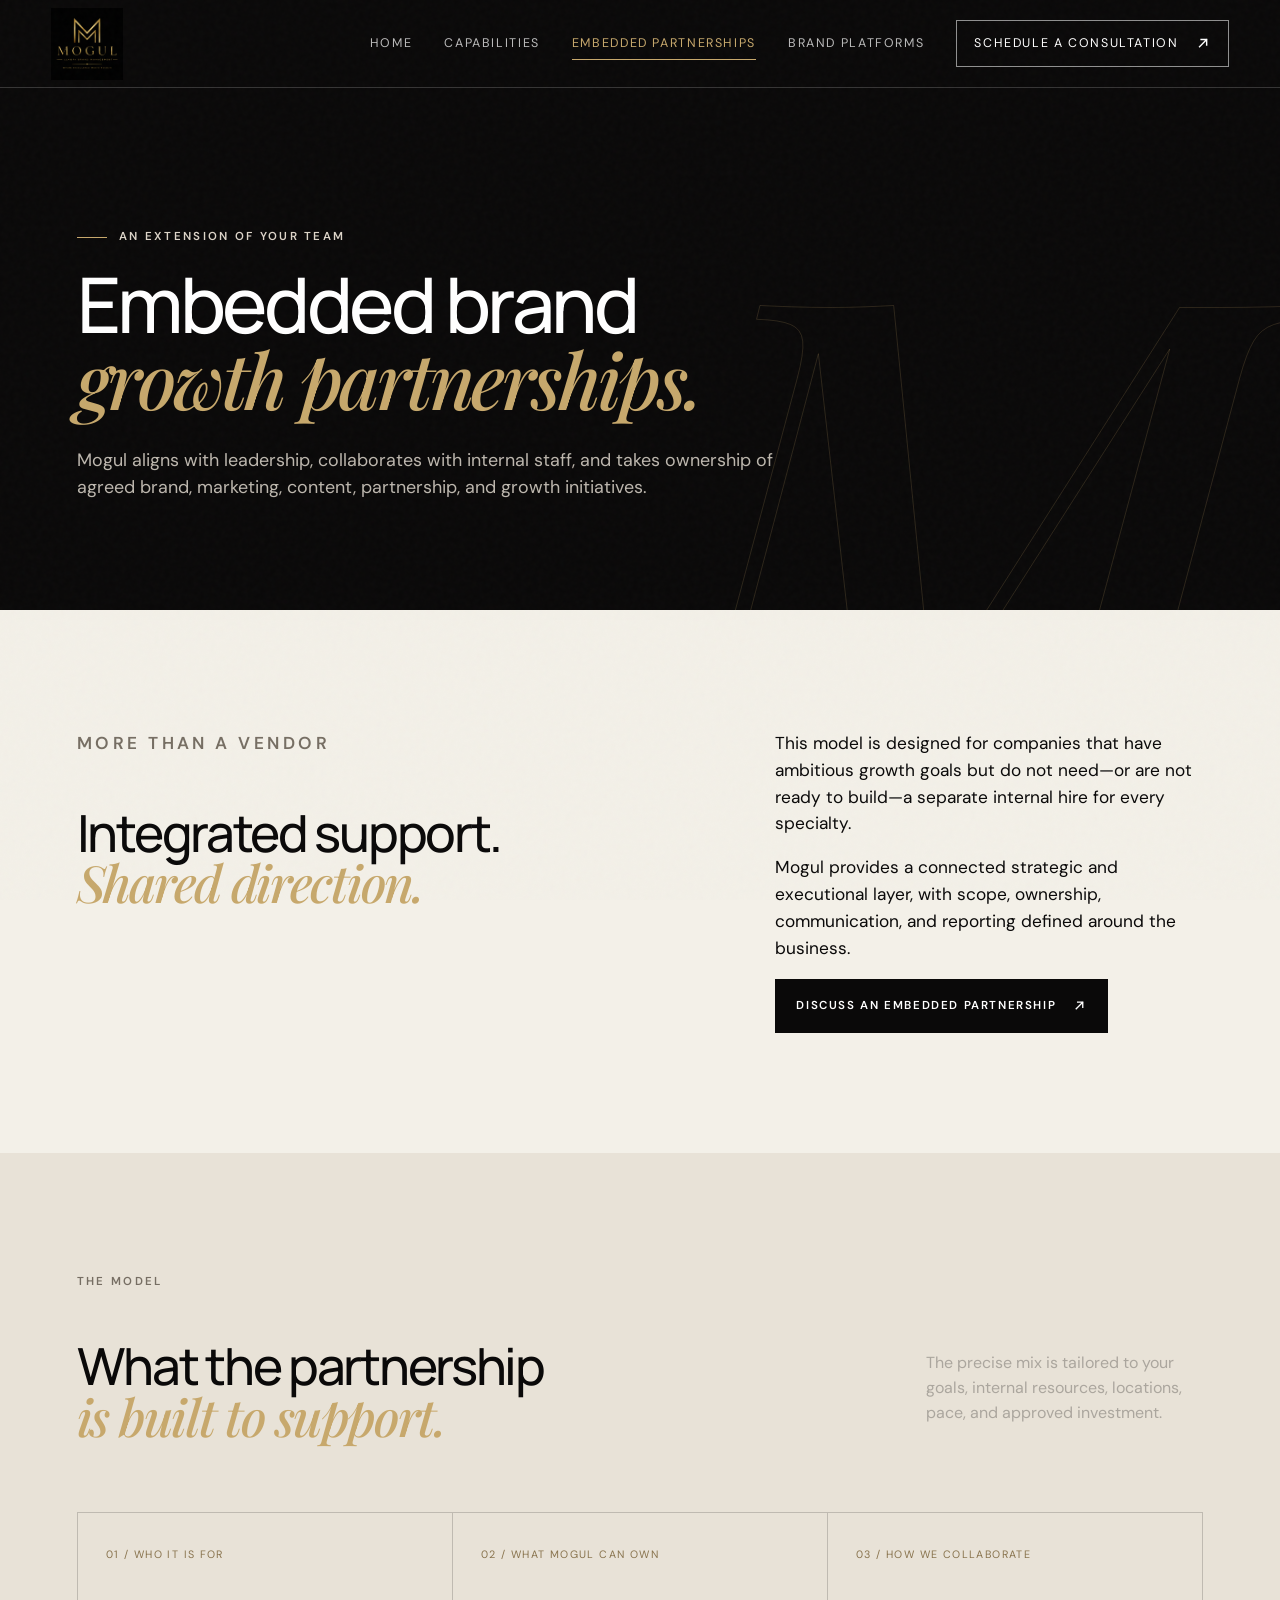
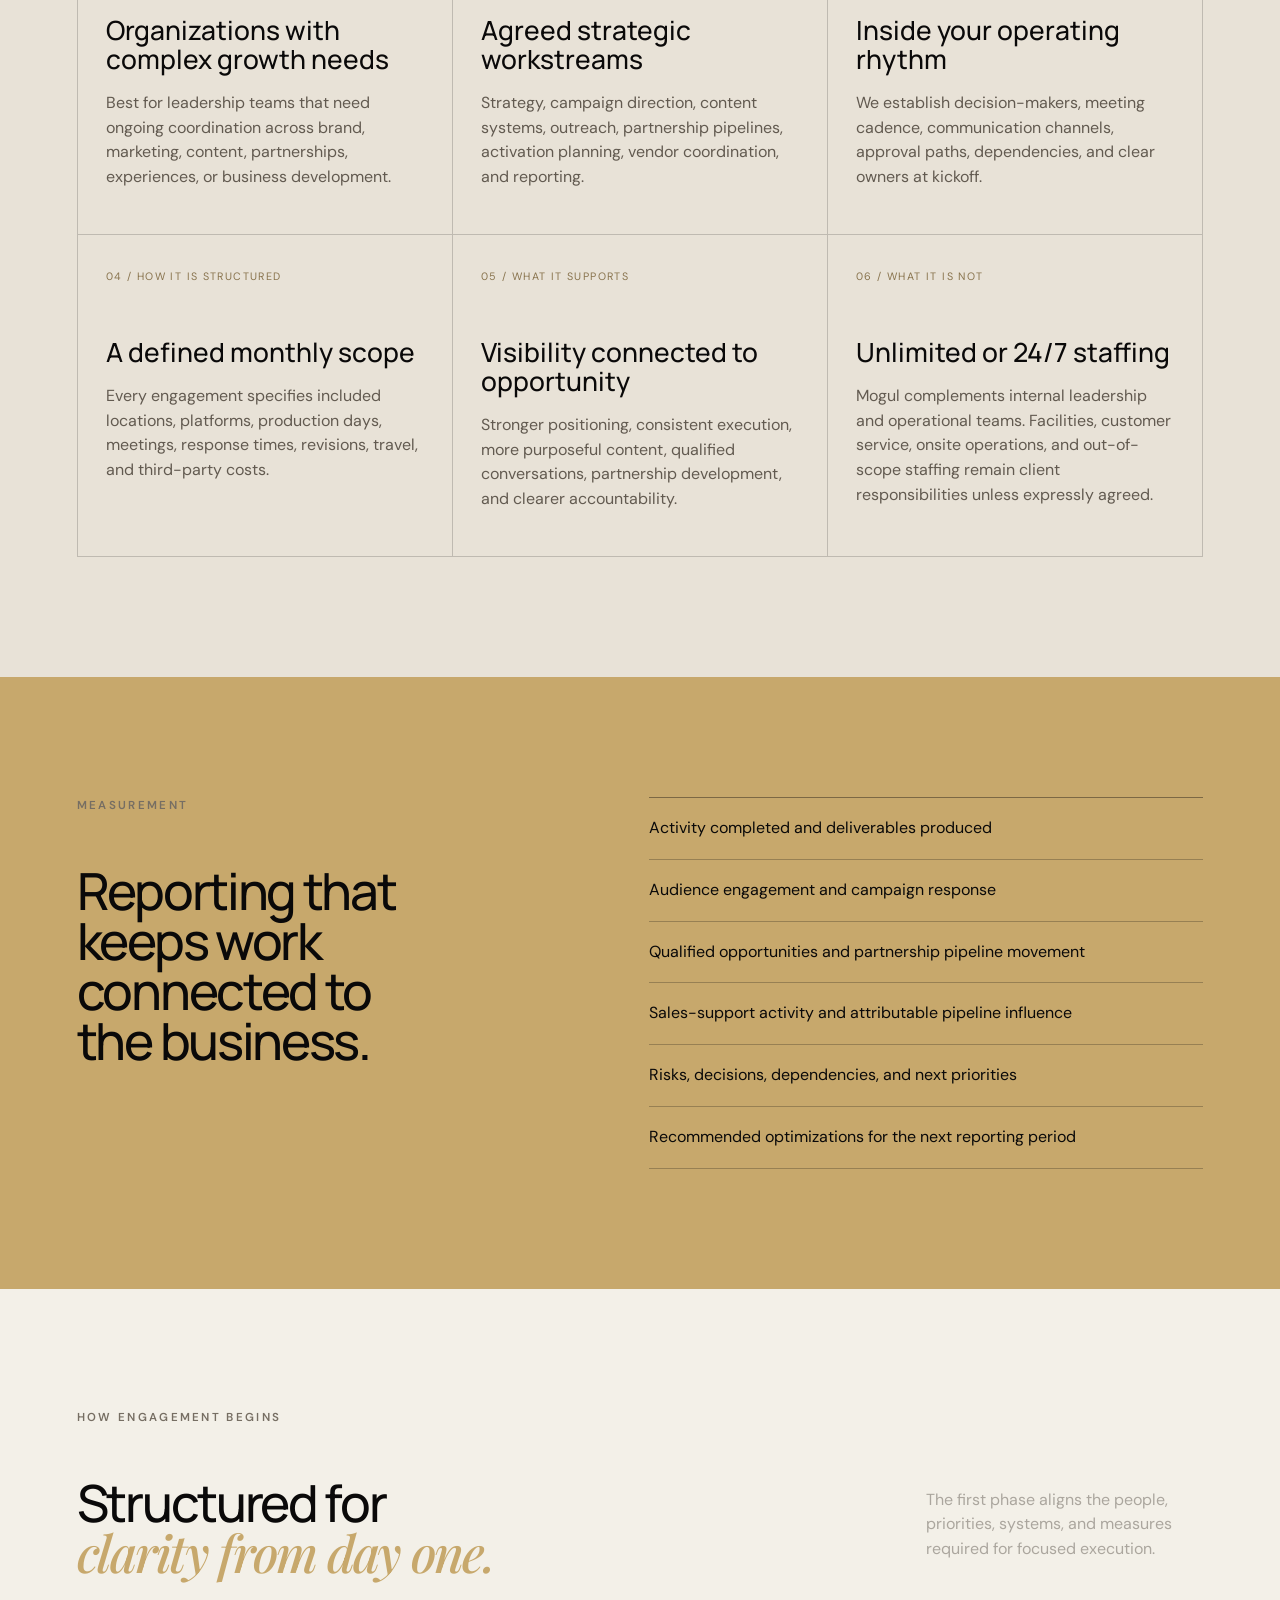
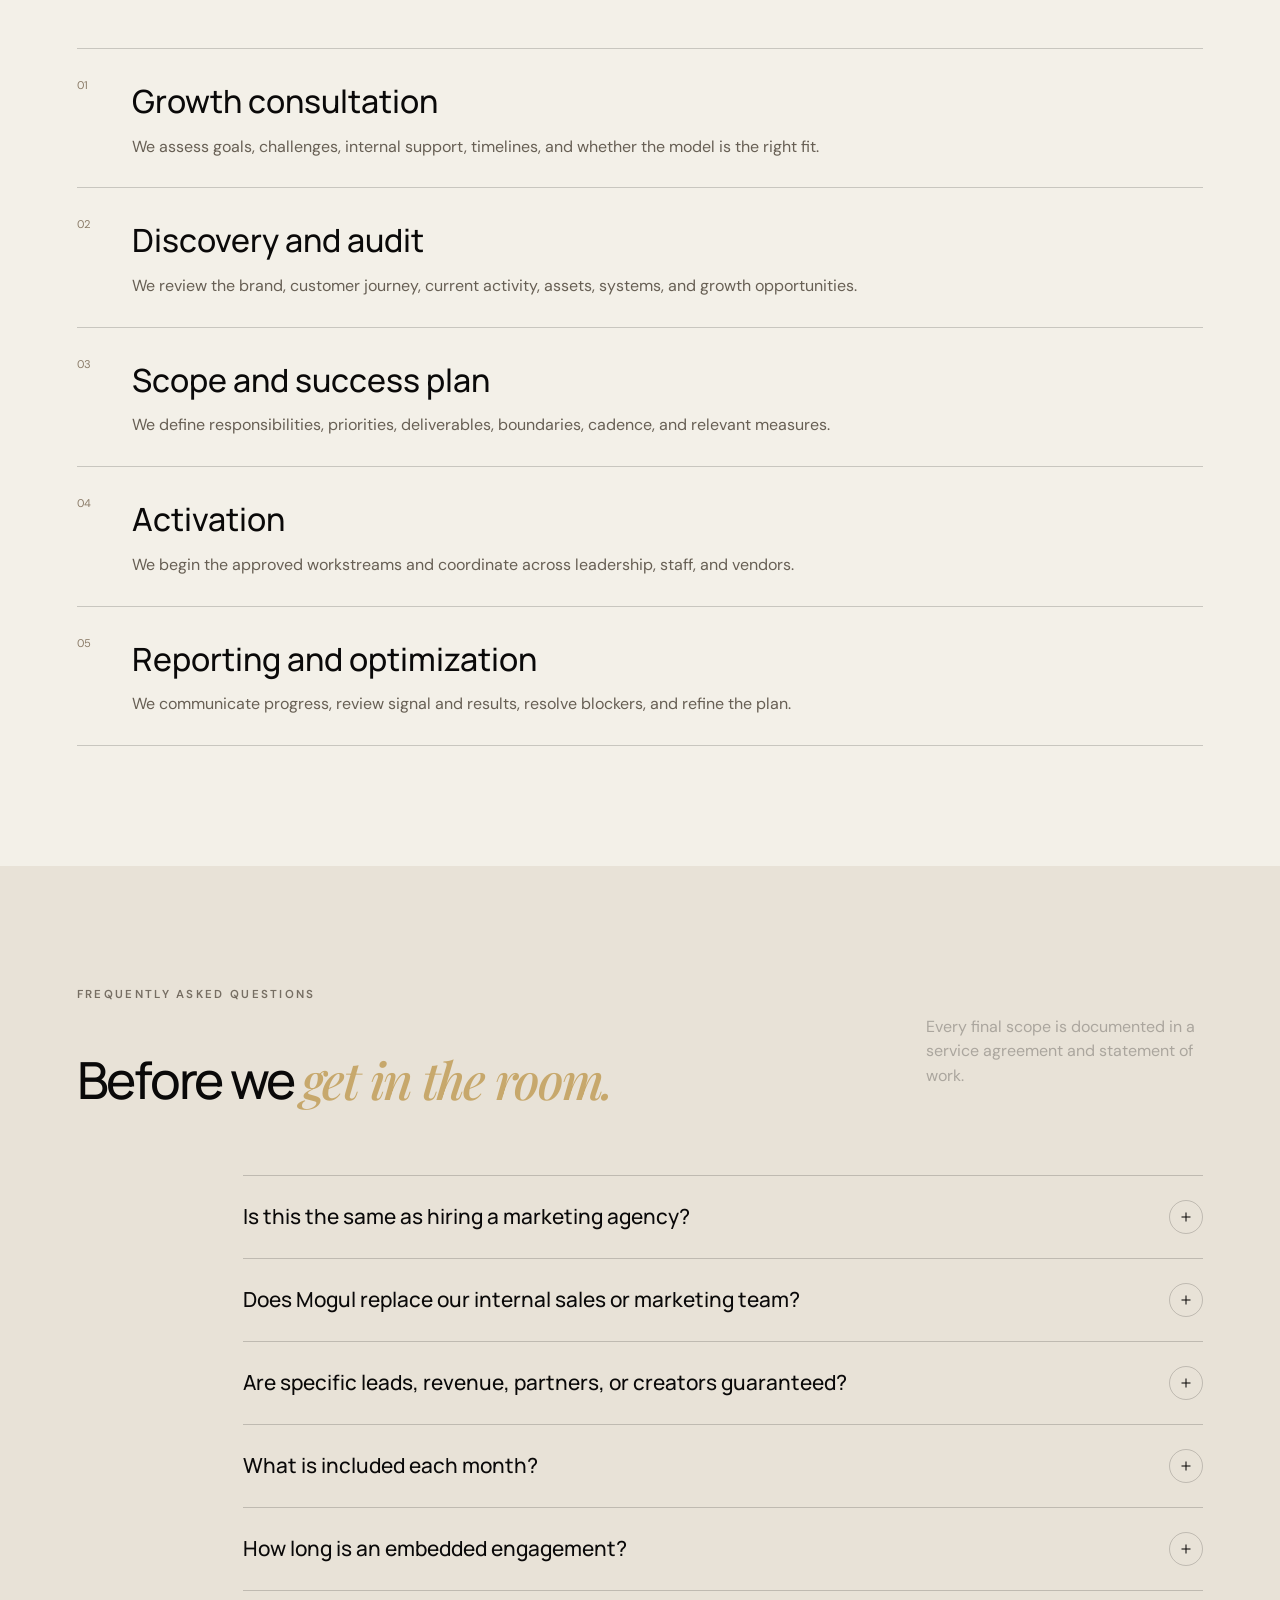
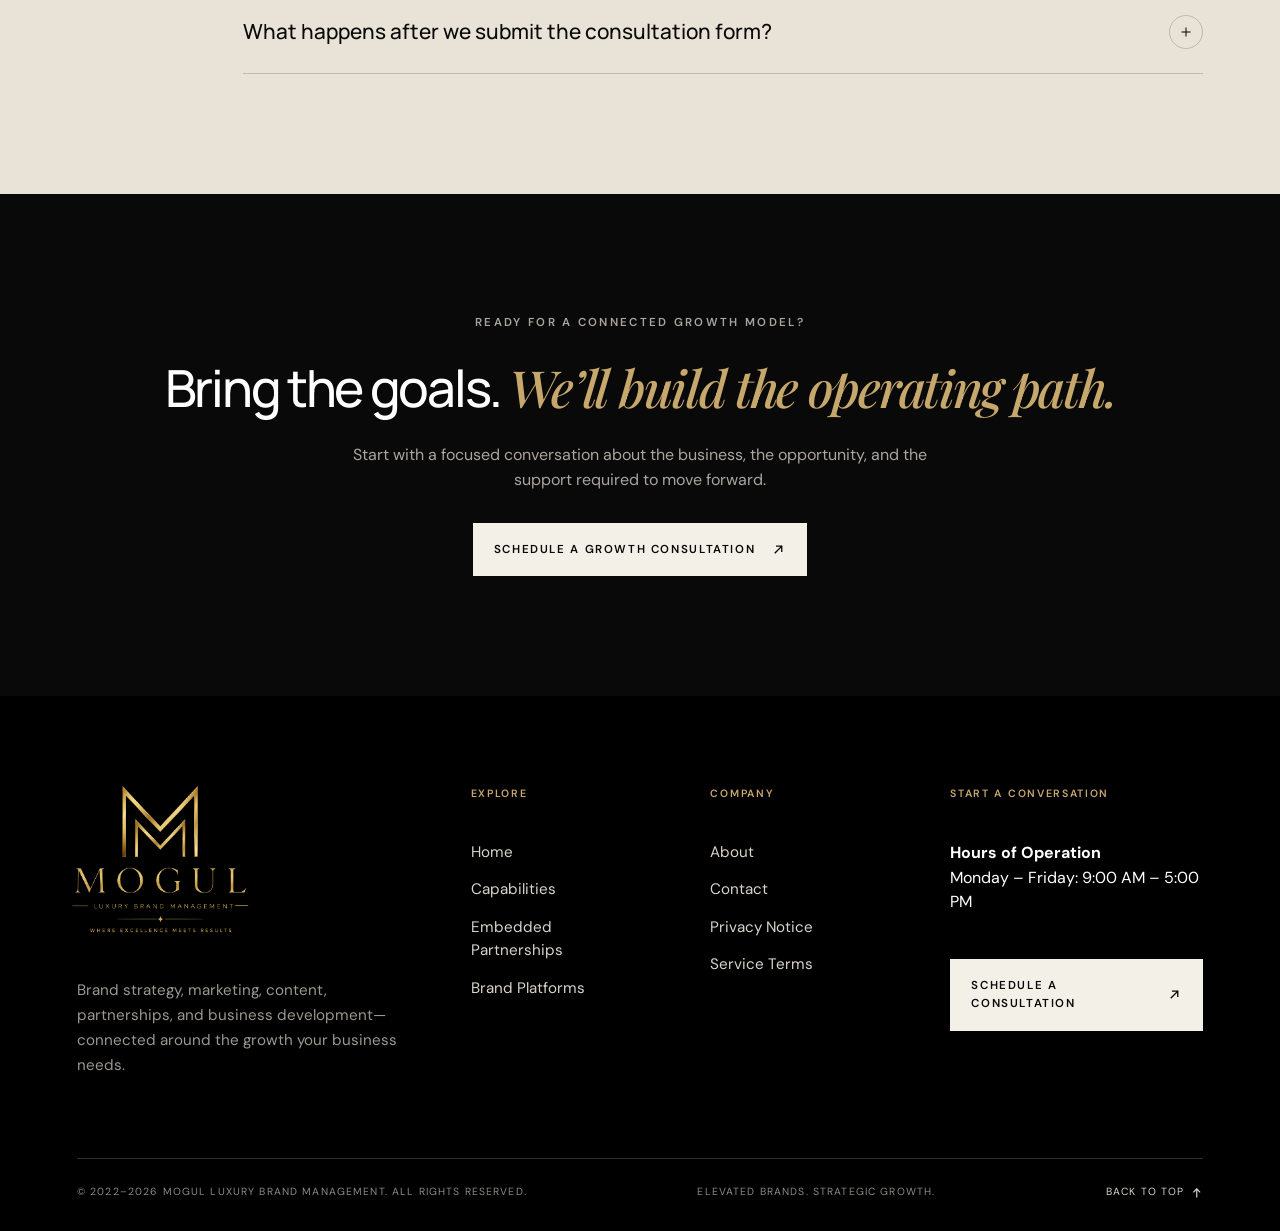
<file: embedded-partnerships.html>
<!doctype html>
<html lang="en">
<head>
  <meta charset="utf-8"><meta name="viewport" content="width=device-width, initial-scale=1">
  <meta name="description" content="MLBM Embedded Brand Growth Partnerships align brand, marketing, content, partnerships, and business development with your leadership team.">
  <title>Embedded Brand Growth Partnerships — MLBM</title>
  <link rel="preconnect" href="https://fonts.googleapis.com"><link rel="preconnect" href="https://fonts.gstatic.com" crossorigin>
  <link href="https://fonts.googleapis.com/css2?family=DM+Sans:wght@400;500;600&family=Manrope:wght@400;500;600&family=Playfair+Display:ital,wght@0,500;1,500&display=swap" rel="stylesheet">
  <link rel="icon" href="favicon.ico" sizes="48x48">
  <link rel="icon" type="image/png" sizes="32x32" href="assets/favicon-32.png">
  <link rel="apple-touch-icon" href="assets/apple-touch-icon.png">
  <meta name="theme-color" content="#000000">
  <script>document.documentElement.classList.add("js")</script>
  <link rel="stylesheet" href="assets/styles.css?v=4">
</head>
<body>
  <div class="grain" aria-hidden="true"></div>
  <header class="site-header" id="top">
    <a class="brand" href="index.html" aria-label="MLBM home"><img class="brand-logo" src="assets/mlbm-logo.png" alt="Mogul Luxury Brand Management" width="155" height="72"></a>
    <button class="menu-toggle" type="button" aria-expanded="false" aria-controls="site-nav"><span></span><span></span><span class="sr-only">Menu</span></button>
    <nav id="site-nav" aria-label="Main navigation"><a href="index.html">Home</a><a href="capabilities.html">Capabilities</a><a href="embedded-partnerships.html" aria-current="page">Embedded Partnerships</a><a href="roster.html">Brand Platforms</a><a class="nav-cta" href="index.html#contact">Schedule a consultation <span class="arrow"><svg class="ico ico--ne" viewBox="0 0 16 16" aria-hidden="true" focusable="false"><g class="ico-a"><path d="M4.5 11.5l7-7M6 4.5h5.5V10"/></g><g class="ico-b"><path d="M4.5 11.5l7-7M6 4.5h5.5V10"/></g></svg></span></a></nav>
  </header>
  <main>
    <section class="page-hero"><div class="page-hero-inner reveal"><p class="eyebrow"><span></span> An extension of your team</p><h1>Embedded brand <em>growth partnerships.</em></h1><p class="page-hero-copy">Mogul aligns with leadership, collaborates with internal staff, and takes ownership of agreed brand, marketing, content, partnership, and growth initiatives.</p></div></section>
    <section class="section-pad page-intro"><div class="reveal"><p class="section-label">More than a vendor</p><h2>Integrated support. <em>Shared direction.</em></h2></div><div class="reveal"><p>This model is designed for companies that have ambitious growth goals but do not need—or are not ready to build—a separate internal hire for every specialty.</p><p>Mogul provides a connected strategic and executional layer, with scope, ownership, communication, and reporting defined around the business.</p><a class="button button-dark" href="index.html#contact">Discuss an embedded partnership <span class="arrow"><svg class="ico ico--ne" viewBox="0 0 16 16" aria-hidden="true" focusable="false"><g class="ico-a"><path d="M4.5 11.5l7-7M6 4.5h5.5V10"/></g><g class="ico-b"><path d="M4.5 11.5l7-7M6 4.5h5.5V10"/></g></svg></span></a></div></section>
    <section class="partnership-model section-pad"><div class="section-head reveal"><div><p class="section-label">The model</p><h2>What the partnership <em>is built to support.</em></h2></div><p>The precise mix is tailored to your goals, internal resources, locations, pace, and approved investment.</p></div><div class="model-grid">
      <article class="model-card reveal"><span>01 / WHO IT IS FOR</span><h3>Organizations with complex growth needs</h3><p>Best for leadership teams that need ongoing coordination across brand, marketing, content, partnerships, experiences, or business development.</p></article>
      <article class="model-card reveal"><span>02 / WHAT MOGUL CAN OWN</span><h3>Agreed strategic workstreams</h3><p>Strategy, campaign direction, content systems, outreach, partnership pipelines, activation planning, vendor coordination, and reporting.</p></article>
      <article class="model-card reveal"><span>03 / HOW WE COLLABORATE</span><h3>Inside your operating rhythm</h3><p>We establish decision-makers, meeting cadence, communication channels, approval paths, dependencies, and clear owners at kickoff.</p></article>
      <article class="model-card reveal"><span>04 / HOW IT IS STRUCTURED</span><h3>A defined monthly scope</h3><p>Every engagement specifies included locations, platforms, production days, meetings, response times, revisions, travel, and third-party costs.</p></article>
      <article class="model-card reveal"><span>05 / WHAT IT SUPPORTS</span><h3>Visibility connected to opportunity</h3><p>Stronger positioning, consistent execution, more purposeful content, qualified conversations, partnership development, and clearer accountability.</p></article>
      <article class="model-card reveal"><span>06 / WHAT IT IS NOT</span><h3>Unlimited or 24/7 staffing</h3><p>Mogul complements internal leadership and operational teams. Facilities, customer service, onsite operations, and out-of-scope staffing remain client responsibilities unless expressly agreed.</p></article>
    </div></section>
    <section class="reporting-band section-pad"><div class="reporting-layout"><div class="reveal"><p class="section-label">Measurement</p><h2>Reporting that keeps work connected to the business.</h2></div><div class="reporting-list reveal"><p>Activity completed and deliverables produced</p><p>Audience engagement and campaign response</p><p>Qualified opportunities and partnership pipeline movement</p><p>Sales-support activity and attributable pipeline influence</p><p>Risks, decisions, dependencies, and next priorities</p><p>Recommended optimizations for the next reporting period</p></div></div></section>
    <section class="section-pad"><div class="section-head reveal"><div><p class="section-label">How engagement begins</p><h2>Structured for <em>clarity from day one.</em></h2></div><p>The first phase aligns the people, priorities, systems, and measures required for focused execution.</p></div><ol class="steps six-steps">
      <li class="reveal"><span>01</span><div><h3>Growth consultation</h3><p>We assess goals, challenges, internal support, timelines, and whether the model is the right fit.</p></div></li>
      <li class="reveal"><span>02</span><div><h3>Discovery and audit</h3><p>We review the brand, customer journey, current activity, assets, systems, and growth opportunities.</p></div></li>
      <li class="reveal"><span>03</span><div><h3>Scope and success plan</h3><p>We define responsibilities, priorities, deliverables, boundaries, cadence, and relevant measures.</p></div></li>
      <li class="reveal"><span>04</span><div><h3>Activation</h3><p>We begin the approved workstreams and coordinate across leadership, staff, and vendors.</p></div></li>
      <li class="reveal"><span>05</span><div><h3>Reporting and optimization</h3><p>We communicate progress, review signal and results, resolve blockers, and refine the plan.</p></div></li>
    </ol></section>
    <section class="partnership-model section-pad"><div class="section-head reveal"><div><p class="section-label">Frequently asked questions</p><h2>Before we <em>get in the room.</em></h2></div><p>Every final scope is documented in a service agreement and statement of work.</p></div><div class="faq-list reveal">
      <details><summary><span>Is this the same as hiring a marketing agency?</span><span class="faq-ico" aria-hidden="true"><svg viewBox="0 0 16 16" focusable="false"><path d="M2 8h12"/><path class="faq-v" d="M8 2v12"/></svg></span></summary><p>Not exactly. The model may include agency-style execution, but it is designed around cross-functional coordination with leadership and internal staff across brand, content, partnerships, experiences, and business development.</p></details>
      <details><summary><span>Does Mogul replace our internal sales or marketing team?</span><span class="faq-ico" aria-hidden="true"><svg viewBox="0 0 16 16" focusable="false"><path d="M2 8h12"/><path class="faq-v" d="M8 2v12"/></svg></span></summary><p>No. We work best alongside internal expertise, taking ownership of agreed responsibilities and strengthening the connection between teams, priorities, and execution.</p></details>
      <details><summary><span>Are specific leads, revenue, partners, or creators guaranteed?</span><span class="faq-ico" aria-hidden="true"><svg viewBox="0 0 16 16" focusable="false"><path d="M2 8h12"/><path class="faq-v" d="M8 2v12"/></svg></span></summary><p>No. Mogul can develop the strategy, materials, targets, outreach, and management process, but cannot guarantee participation by a specific party or a particular commercial result.</p></details>
      <details><summary><span>What is included each month?</span><span class="faq-ico" aria-hidden="true"><svg viewBox="0 0 16 16" focusable="false"><path d="M2 8h12"/><path class="faq-v" d="M8 2v12"/></svg></span></summary><p>That depends on the approved scope. Locations, platforms, production days, content volume, meetings, reporting, revision limits, travel, paid media, vendors, rush work, and exclusions are agreed before work begins.</p></details>
      <details><summary><span>How long is an embedded engagement?</span><span class="faq-ico" aria-hidden="true"><svg viewBox="0 0 16 16" focusable="false"><path d="M2 8h12"/><path class="faq-v" d="M8 2v12"/></svg></span></summary><p>The recommended term depends on the size of the opportunity and work required. The service agreement defines the initial term, renewal process, payment schedule, and termination rights.</p></details>
      <details><summary><span>What happens after we submit the consultation form?</span><span class="faq-ico" aria-hidden="true"><svg viewBox="0 0 16 16" focusable="false"><path d="M2 8h12"/><path class="faq-v" d="M8 2v12"/></svg></span></summary><p>Mogul reviews the information for fit and follows up using the contact details provided. Submitting the form does not create a client relationship or reserve capacity.</p></details>
    </div></section>
    <section class="center-cta section-pad"><p class="section-label">Ready for a connected growth model?</p><h2>Bring the goals. <em>We’ll build the operating path.</em></h2><p>Start with a focused conversation about the business, the opportunity, and the support required to move forward.</p><a class="button button-light" href="index.html#contact">Schedule a growth consultation <span class="arrow"><svg class="ico ico--ne" viewBox="0 0 16 16" aria-hidden="true" focusable="false"><g class="ico-a"><path d="M4.5 11.5l7-7M6 4.5h5.5V10"/></g><g class="ico-b"><path d="M4.5 11.5l7-7M6 4.5h5.5V10"/></g></svg></span></a></section>
  </main>
  <footer class="site-footer">
    <div class="footer-top">
      <div class="footer-intro">
        <a class="footer-logo-link" href="/" aria-label="MLBM home"><img class="footer-logo" src="/assets/mlbm-logo.png" alt="Mogul Luxury Brand Management" width="300" height="300" loading="lazy"></a>
        <p>Brand strategy, marketing, content, partnerships, and business development—connected around the growth your business needs.</p>
      </div>
      <nav class="footer-col" aria-label="Explore"><p class="footer-heading">Explore</p><a href="/">Home</a><a href="/capabilities.html">Capabilities</a><a href="/embedded-partnerships.html">Embedded Partnerships</a><a href="/roster.html">Brand Platforms</a></nav>
      <nav class="footer-col" aria-label="Company"><p class="footer-heading">Company</p><a href="/#about">About</a><a href="/#contact">Contact</a><a href="/privacy.html">Privacy Notice</a><a href="/terms.html">Service Terms</a></nav>
      <div class="footer-col footer-contact"><p class="footer-heading">Start a conversation</p>
        <p>
          <b>Hours of Operation</b> <br>Monday – Friday: 9:00 AM – 5:00 PM

        </p>
        <a class="button button-light" href="/#contact">Schedule a consultation <span class="arrow"><svg class="ico ico--ne" viewBox="0 0 16 16" aria-hidden="true" focusable="false"><g class="ico-a"><path d="M4.5 11.5l7-7M6 4.5h5.5V10"/></g><g class="ico-b"><path d="M4.5 11.5l7-7M6 4.5h5.5V10"/></g></svg></span></a></div>
    </div>
    <div class="footer-bottom"><span>© 2022–2026 Mogul Luxury Brand Management. All rights reserved.</span><span>Elevated Brands. Strategic Growth.</span><a href="#top">Back to top <span class="arrow"><svg class="ico ico--up" viewBox="0 0 16 16" aria-hidden="true" focusable="false"><g class="ico-a"><path d="M8 13V3.5M4.5 7 8 3.5 11.5 7"/></g><g class="ico-b"><path d="M8 13V3.5M4.5 7 8 3.5 11.5 7"/></g></svg></span></a></div>
  </footer>
  <script src="assets/site.js?v=4"></script>
</body></html>
</file>
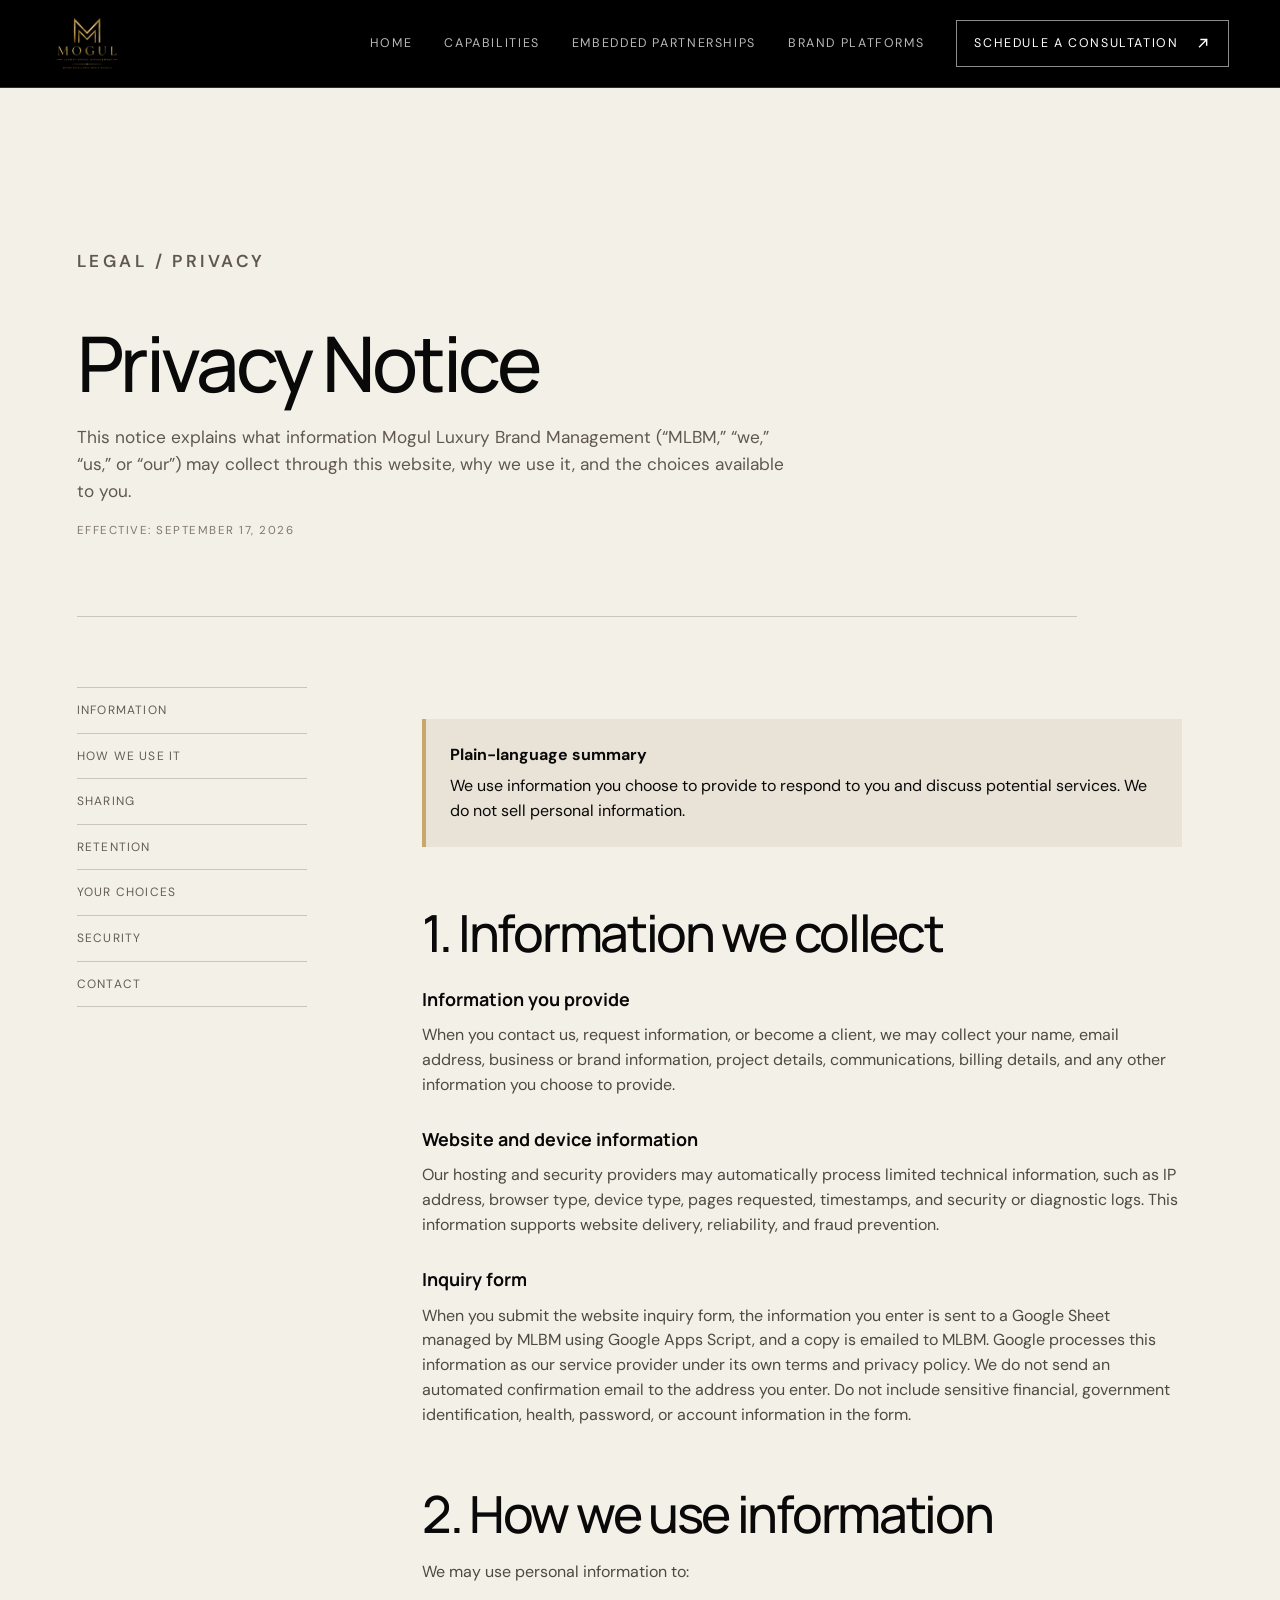
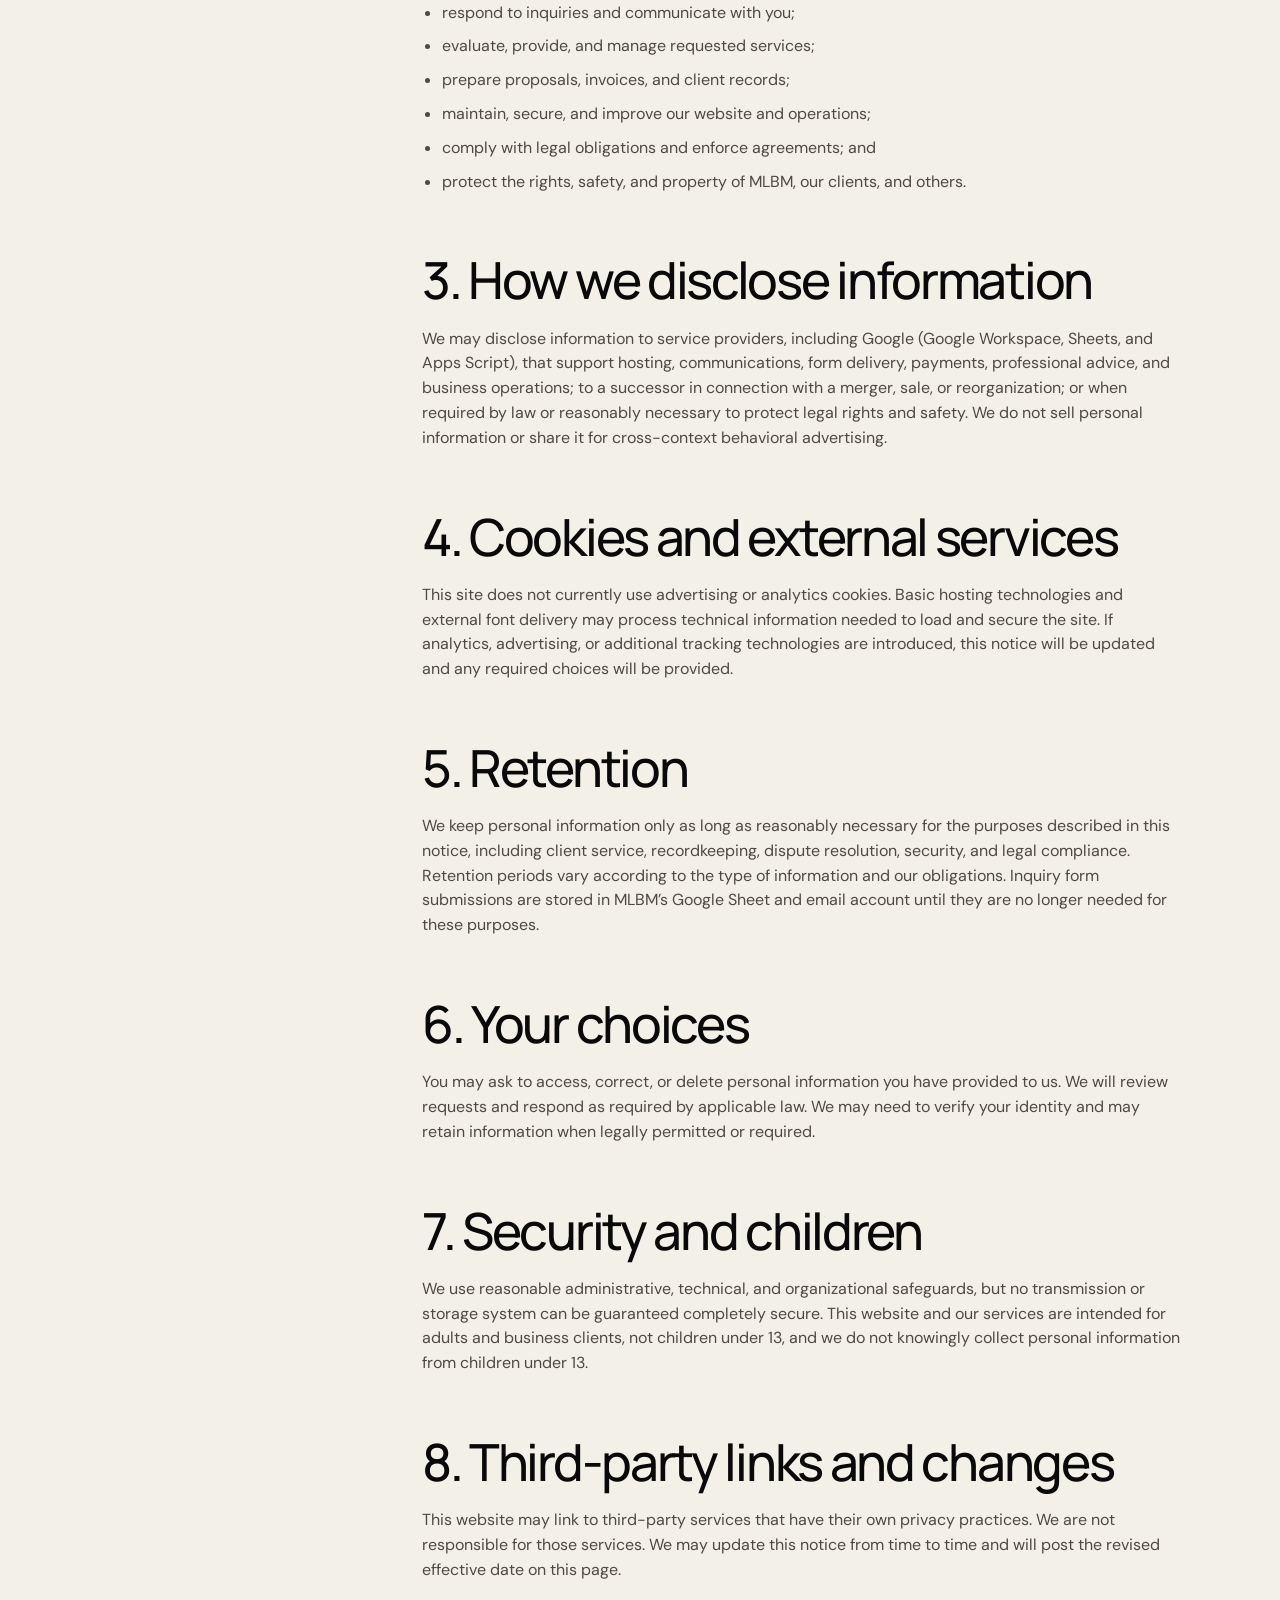
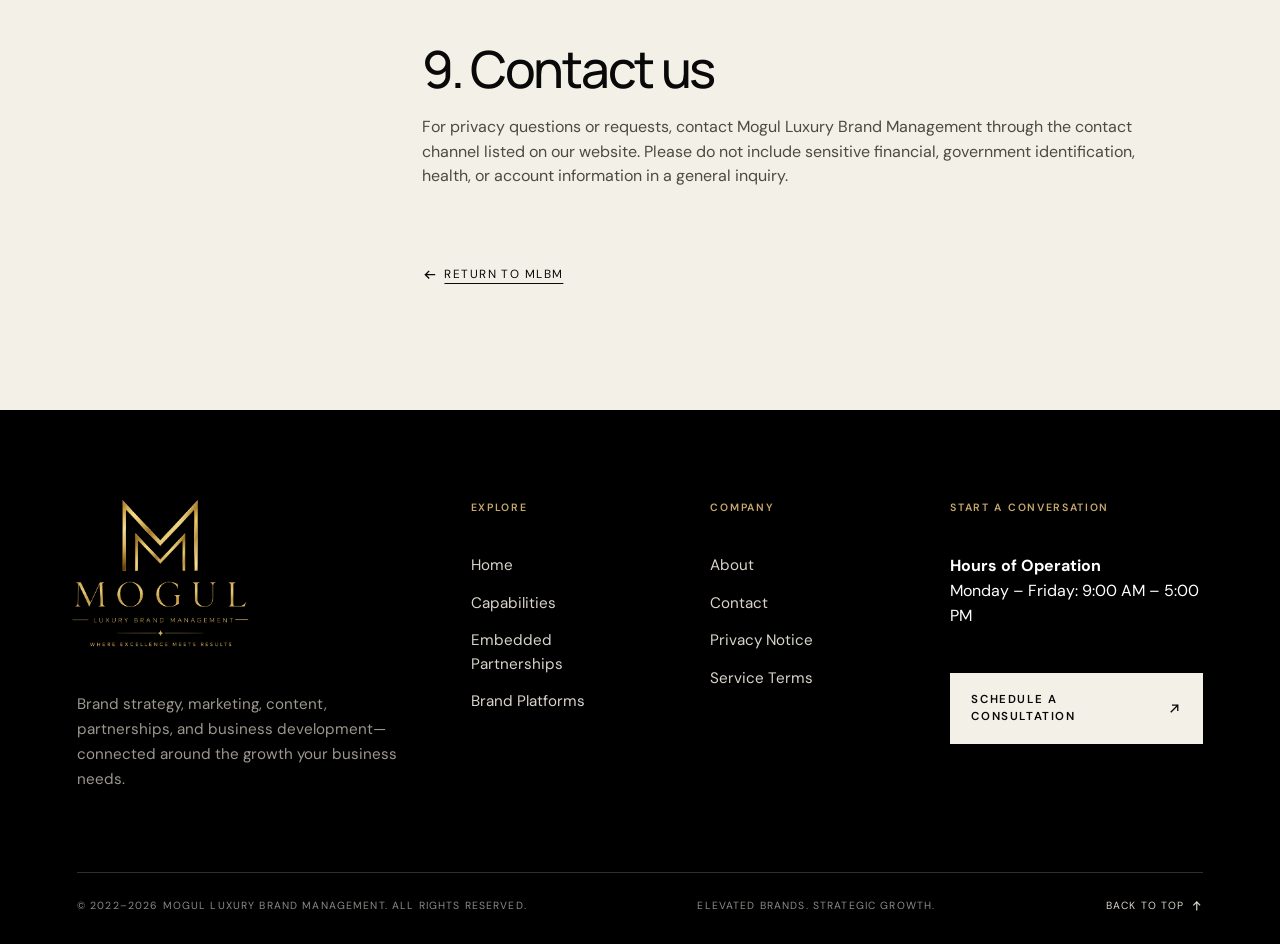
<file: privacy.html>
<!doctype html>
<html lang="en">
<head>
  <meta charset="utf-8"><meta name="viewport" content="width=device-width, initial-scale=1">
  <meta name="description" content="Privacy Notice for Mogul Luxury Brand Management.">
  <title>Privacy Notice — MLBM</title>
  <link rel="preconnect" href="https://fonts.googleapis.com"><link rel="preconnect" href="https://fonts.gstatic.com" crossorigin>
  <link href="https://fonts.googleapis.com/css2?family=DM+Sans:wght@400;500;600&family=Manrope:wght@400;500;600&family=Playfair+Display:ital,wght@0,500;1,500&display=swap" rel="stylesheet">
  <link rel="icon" href="favicon.ico" sizes="48x48">
  <link rel="icon" type="image/png" sizes="32x32" href="assets/favicon-32.png">
  <link rel="apple-touch-icon" href="assets/apple-touch-icon.png">
  <meta name="theme-color" content="#000000">
  <script>document.documentElement.classList.add("js")</script>
  <link rel="stylesheet" href="assets/styles.css?v=4">
</head>
<body class="legal-body">
  <header class="site-header legal-header" id="top">
    <a class="brand" href="index.html" aria-label="MLBM home"><img class="brand-logo" src="assets/mlbm-logo.png" alt="Mogul Luxury Brand Management" width="155" height="72"></a>
    <button class="menu-toggle" type="button" aria-expanded="false" aria-controls="site-nav"><span></span><span></span><span class="sr-only">Menu</span></button>
    <nav id="site-nav" aria-label="Main navigation"><a href="index.html">Home</a><a href="capabilities.html">Capabilities</a><a href="embedded-partnerships.html">Embedded Partnerships</a><a href="roster.html">Brand Platforms</a><a class="nav-cta" href="index.html#contact">Schedule a consultation <span class="arrow"><svg class="ico ico--ne" viewBox="0 0 16 16" aria-hidden="true" focusable="false"><g class="ico-a"><path d="M4.5 11.5l7-7M6 4.5h5.5V10"/></g><g class="ico-b"><path d="M4.5 11.5l7-7M6 4.5h5.5V10"/></g></svg></span></a></nav>
  </header>
  <main class="legal-main">
    <section class="legal-hero"><p class="section-label">Legal / Privacy</p><h1>Privacy Notice</h1><p>This notice explains what information Mogul Luxury Brand Management (“MLBM,” “we,” “us,” or “our”) may collect through this website, why we use it, and the choices available to you.</p><p class="legal-effective">Effective: September 17, 2026</p></section>
    <div class="legal-layout">
      <aside class="legal-nav" aria-label="On this page"><a href="#information">Information</a><a href="#use">How we use it</a><a href="#sharing">Sharing</a><a href="#retention">Retention</a><a href="#choices">Your choices</a><a href="#security">Security</a><a href="#contact-privacy">Contact</a></aside>
      <article class="legal-content">
        <div class="legal-callout"><strong>Plain-language summary</strong>We use information you choose to provide to respond to you and discuss potential services. We do not sell personal information.</div>
        <h2 id="information">1. Information we collect</h2>
        <h3>Information you provide</h3><p>When you contact us, request information, or become a client, we may collect your name, email address, business or brand information, project details, communications, billing details, and any other information you choose to provide.</p>
        <h3>Website and device information</h3><p>Our hosting and security providers may automatically process limited technical information, such as IP address, browser type, device type, pages requested, timestamps, and security or diagnostic logs. This information supports website delivery, reliability, and fraud prevention.</p>
        <h3>Inquiry form</h3><p>When you submit the website inquiry form, the information you enter is sent to a Google Sheet managed by MLBM using Google Apps Script, and a copy is emailed to MLBM. Google processes this information as our service provider under its own terms and privacy policy. We do not send an automated confirmation email to the address you enter. Do not include sensitive financial, government identification, health, password, or account information in the form.</p>
        <h2 id="use">2. How we use information</h2><p>We may use personal information to:</p><ul><li>respond to inquiries and communicate with you;</li><li>evaluate, provide, and manage requested services;</li><li>prepare proposals, invoices, and client records;</li><li>maintain, secure, and improve our website and operations;</li><li>comply with legal obligations and enforce agreements; and</li><li>protect the rights, safety, and property of MLBM, our clients, and others.</li></ul>
        <h2 id="sharing">3. How we disclose information</h2><p>We may disclose information to service providers, including Google (Google Workspace, Sheets, and Apps Script), that support hosting, communications, form delivery, payments, professional advice, and business operations; to a successor in connection with a merger, sale, or reorganization; or when required by law or reasonably necessary to protect legal rights and safety. We do not sell personal information or share it for cross-context behavioral advertising.</p>
        <h2 id="cookies">4. Cookies and external services</h2><p>This site does not currently use advertising or analytics cookies. Basic hosting technologies and external font delivery may process technical information needed to load and secure the site. If analytics, advertising, or additional tracking technologies are introduced, this notice will be updated and any required choices will be provided.</p>
        <h2 id="retention">5. Retention</h2><p>We keep personal information only as long as reasonably necessary for the purposes described in this notice, including client service, recordkeeping, dispute resolution, security, and legal compliance. Retention periods vary according to the type of information and our obligations. Inquiry form submissions are stored in MLBM’s Google Sheet and email account until they are no longer needed for these purposes.</p>
        <h2 id="choices">6. Your choices</h2><p>You may ask to access, correct, or delete personal information you have provided to us. We will review requests and respond as required by applicable law. We may need to verify your identity and may retain information when legally permitted or required.</p>
        <h2 id="security">7. Security and children</h2><p>We use reasonable administrative, technical, and organizational safeguards, but no transmission or storage system can be guaranteed completely secure. This website and our services are intended for adults and business clients, not children under 13, and we do not knowingly collect personal information from children under 13.</p>
        <h2>8. Third-party links and changes</h2><p>This website may link to third-party services that have their own privacy practices. We are not responsible for those services. We may update this notice from time to time and will post the revised effective date on this page.</p>
        <h2 id="contact-privacy">9. Contact us</h2><p>For privacy questions or requests, contact Mogul Luxury Brand Management through the contact channel listed on our website. Please do not include sensitive financial, government identification, health, or account information in a general inquiry.</p>
        <a class="legal-back" href="index.html"><span class="arrow"><svg class="ico ico--left" viewBox="0 0 16 16" aria-hidden="true" focusable="false"><g class="ico-a"><path d="M13 8H3.5M7 4.5 3.5 8 7 11.5"/></g><g class="ico-b"><path d="M13 8H3.5M7 4.5 3.5 8 7 11.5"/></g></svg></span> Return to MLBM</a>
      </article>
    </div>
  </main>
  <footer class="site-footer">
    <div class="footer-top">
      <div class="footer-intro">
        <a class="footer-logo-link" href="/" aria-label="MLBM home"><img class="footer-logo" src="/assets/mlbm-logo.png" alt="Mogul Luxury Brand Management" width="300" height="300" loading="lazy"></a>
        <p>Brand strategy, marketing, content, partnerships, and business development—connected around the growth your business needs.</p>
      </div>
      <nav class="footer-col" aria-label="Explore"><p class="footer-heading">Explore</p><a href="/">Home</a><a href="/capabilities.html">Capabilities</a><a href="/embedded-partnerships.html">Embedded Partnerships</a><a href="/roster.html">Brand Platforms</a></nav>
      <nav class="footer-col" aria-label="Company"><p class="footer-heading">Company</p><a href="/#about">About</a><a href="/#contact">Contact</a><a href="/privacy.html">Privacy Notice</a><a href="/terms.html">Service Terms</a></nav>
      <div class="footer-col footer-contact"><p class="footer-heading">Start a conversation</p>
        <p>
          <b>Hours of Operation</b> <br>Monday – Friday: 9:00 AM – 5:00 PM

        </p>
        <a class="button button-light" href="/#contact">Schedule a consultation <span class="arrow"><svg class="ico ico--ne" viewBox="0 0 16 16" aria-hidden="true" focusable="false"><g class="ico-a"><path d="M4.5 11.5l7-7M6 4.5h5.5V10"/></g><g class="ico-b"><path d="M4.5 11.5l7-7M6 4.5h5.5V10"/></g></svg></span></a></div>
    </div>
    <div class="footer-bottom"><span>© 2022–2026 Mogul Luxury Brand Management. All rights reserved.</span><span>Elevated Brands. Strategic Growth.</span><a href="#top">Back to top <span class="arrow"><svg class="ico ico--up" viewBox="0 0 16 16" aria-hidden="true" focusable="false"><g class="ico-a"><path d="M8 13V3.5M4.5 7 8 3.5 11.5 7"/></g><g class="ico-b"><path d="M8 13V3.5M4.5 7 8 3.5 11.5 7"/></g></svg></span></a></div>
  </footer>
  <script src="assets/site.js?v=4"></script>
</body></html>
</file>
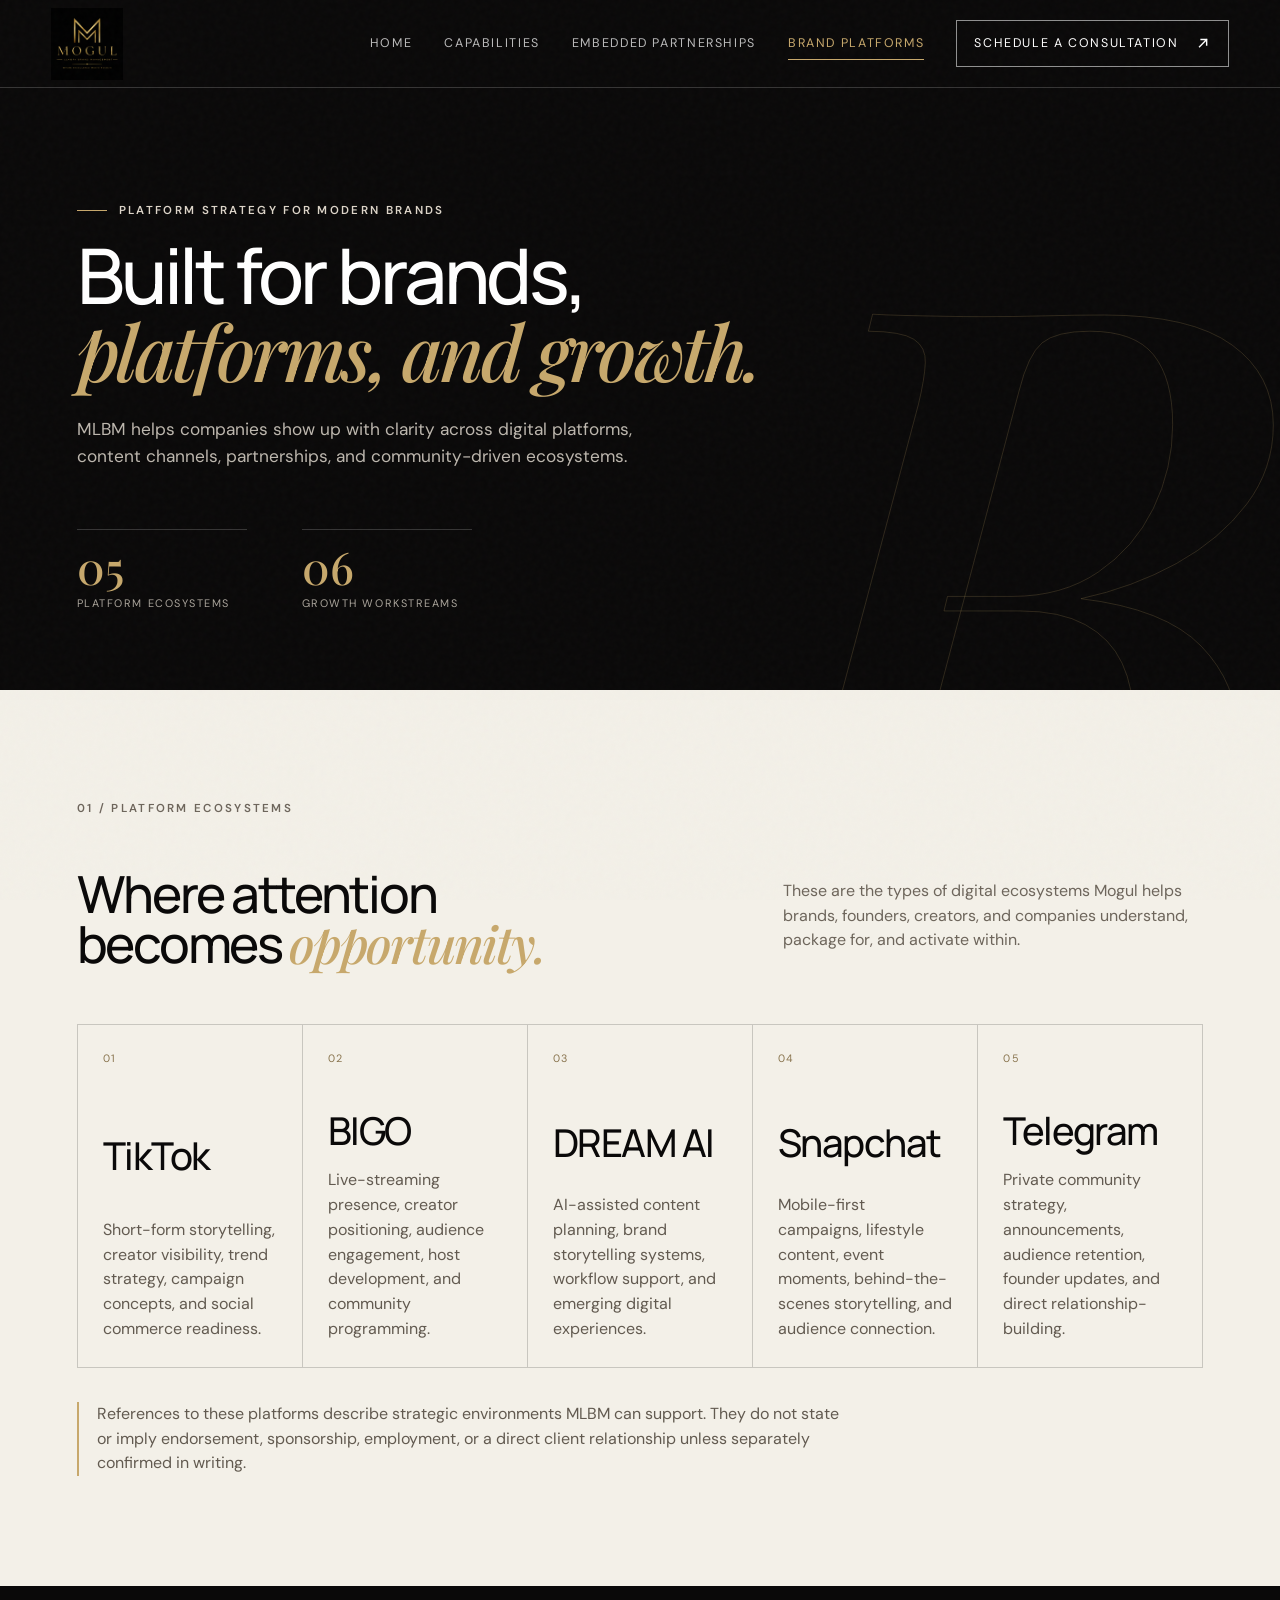
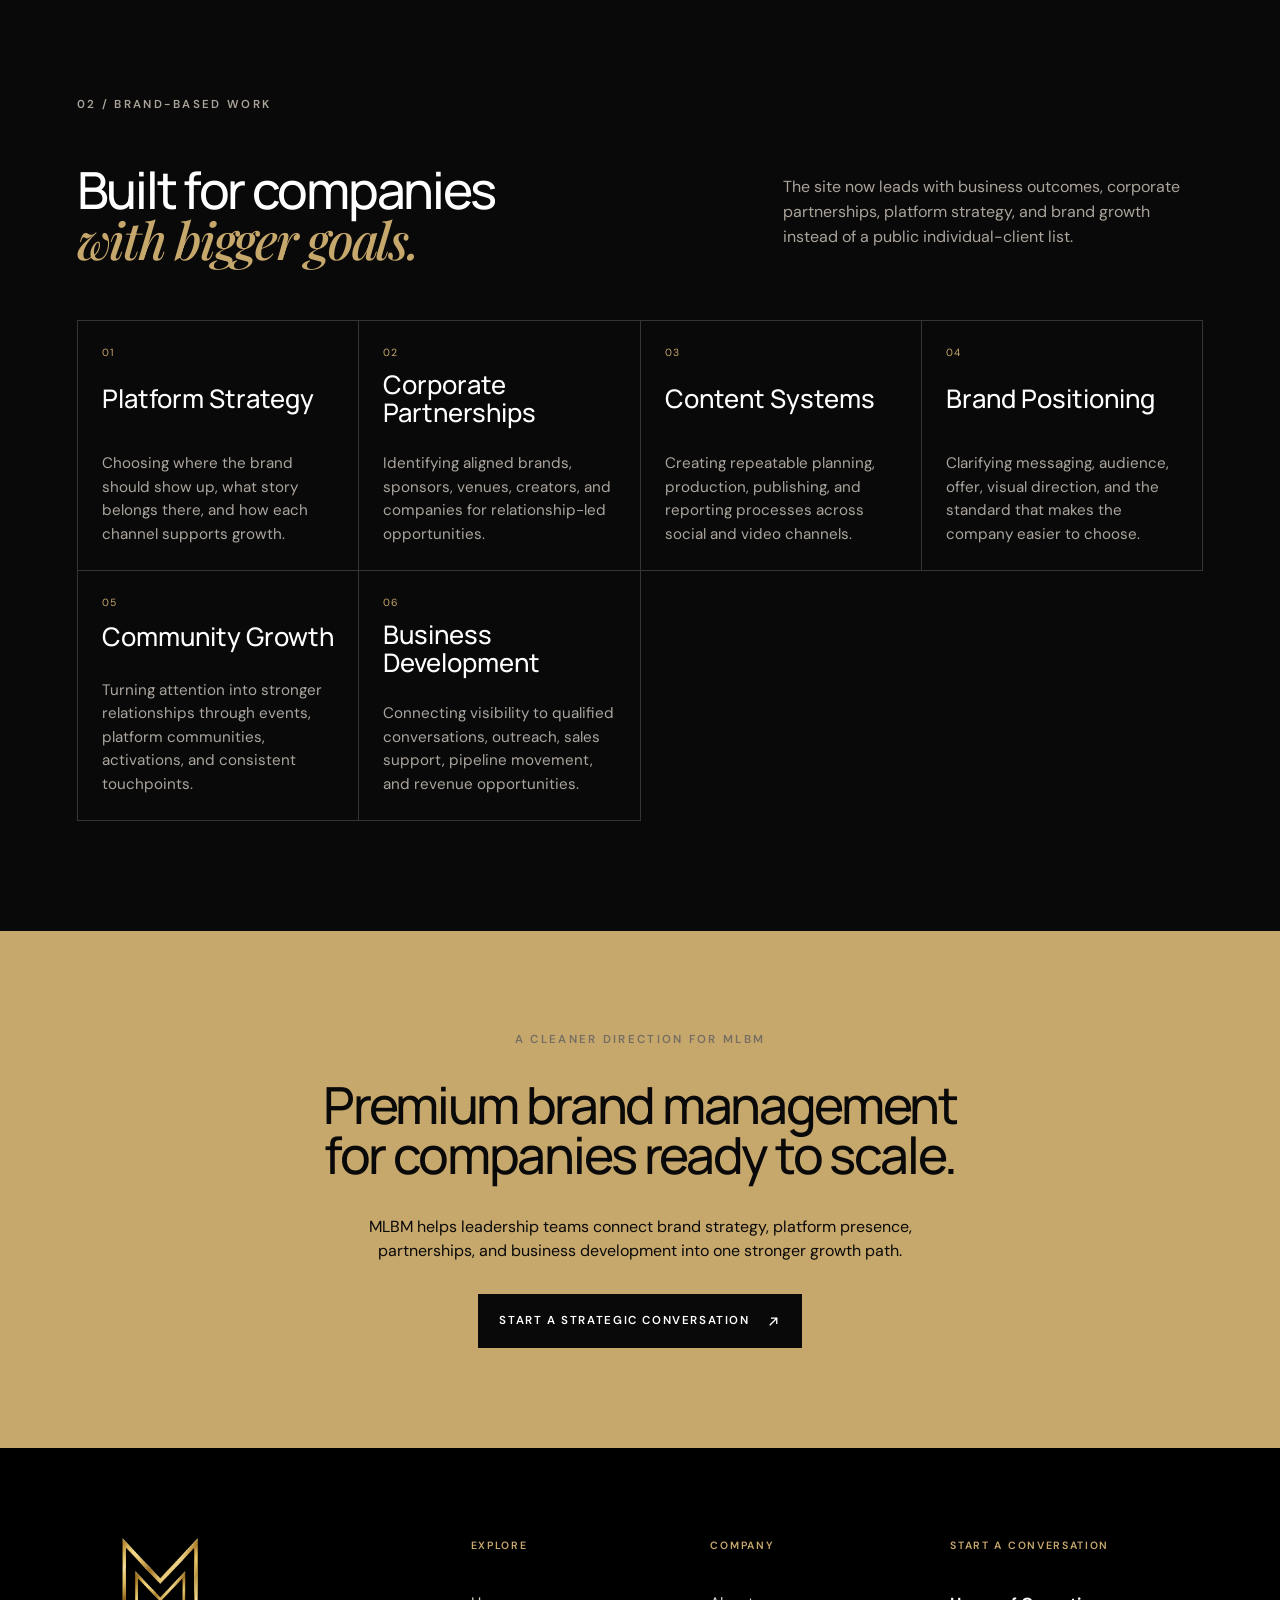
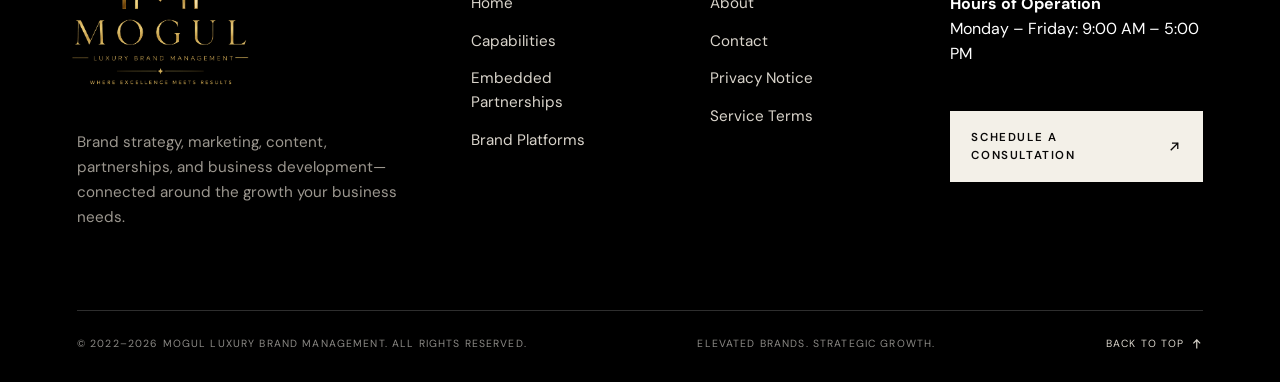
<file: roster.html>
<!doctype html>
<html lang="en">
<head>
  <meta charset="utf-8"><meta name="viewport" content="width=device-width, initial-scale=1">
  <meta name="description" content="Mogul Luxury Brand Management helps brands and creator economy companies build platform strategy, partnerships, content systems, and business growth.">
  <title>Brand Platforms — MLBM</title>
  <link rel="preconnect" href="https://fonts.googleapis.com"><link rel="preconnect" href="https://fonts.gstatic.com" crossorigin>
  <link href="https://fonts.googleapis.com/css2?family=DM+Sans:wght@400;500;600&family=Manrope:wght@400;500;600&family=Playfair+Display:ital,wght@0,500;1,500&display=swap" rel="stylesheet">
  <link rel="icon" href="favicon.ico" sizes="48x48">
  <link rel="icon" type="image/png" sizes="32x32" href="assets/favicon-32.png">
  <link rel="apple-touch-icon" href="assets/apple-touch-icon.png">
  <meta name="theme-color" content="#000000">
  <script>document.documentElement.classList.add("js")</script>
  <link rel="stylesheet" href="assets/styles.css?v=4">
</head>
<body>
  <div class="grain" aria-hidden="true"></div>
  <header class="site-header" id="top">
    <a class="brand" href="index.html" aria-label="MLBM home"><img class="brand-logo" src="assets/mlbm-logo.png" alt="Mogul Luxury Brand Management" width="155" height="72"></a>
    <button class="menu-toggle" type="button" aria-expanded="false" aria-controls="site-nav"><span></span><span></span><span class="sr-only">Menu</span></button>
    <nav id="site-nav" aria-label="Main navigation"><a href="index.html">Home</a><a href="capabilities.html">Capabilities</a><a href="embedded-partnerships.html">Embedded Partnerships</a><a href="roster.html" aria-current="page">Brand Platforms</a><a class="nav-cta" href="index.html#contact">Schedule a consultation <span class="arrow"><svg class="ico ico--ne" viewBox="0 0 16 16" aria-hidden="true" focusable="false"><g class="ico-a"><path d="M4.5 11.5l7-7M6 4.5h5.5V10"/></g><g class="ico-b"><path d="M4.5 11.5l7-7M6 4.5h5.5V10"/></g></svg></span></a></nav>
  </header>
  <main>
    <section class="roster-hero brand-platform-hero">
      <div class="roster-hero-inner reveal">
        <p class="eyebrow"><span></span> Platform strategy for modern brands</p>
        <h1>Built for brands, <em>platforms, and growth.</em></h1>
        <p class="roster-hero-copy">MLBM helps companies show up with clarity across digital platforms, content channels, partnerships, and community-driven ecosystems.</p>
        <div class="roster-counts"><div><strong>05</strong><span>Platform ecosystems</span></div><div><strong>06</strong><span>Growth workstreams</span></div></div>
      </div>
    </section>
    <section class="roster-section" id="platforms">
      <div class="roster-section-head reveal"><div><p class="section-label">01 / Platform ecosystems</p><h2>Where attention becomes <em>opportunity.</em></h2></div><p>These are the types of digital ecosystems Mogul helps brands, founders, creators, and companies understand, package for, and activate within.</p></div>
      <div class="platform-grid">
        <article class="platform-card reveal"><span>01</span><h3>TikTok</h3><p>Short-form storytelling, creator visibility, trend strategy, campaign concepts, and social commerce readiness.</p></article>
        <article class="platform-card reveal"><span>02</span><h3>BIGO</h3><p>Live-streaming presence, creator positioning, audience engagement, host development, and community programming.</p></article>
        <article class="platform-card reveal"><span>03</span><h3>DREAM AI</h3><p>AI-assisted content planning, brand storytelling systems, workflow support, and emerging digital experiences.</p></article>
        <article class="platform-card reveal"><span>04</span><h3>Snapchat</h3><p>Mobile-first campaigns, lifestyle content, event moments, behind-the-scenes storytelling, and audience connection.</p></article>
        <article class="platform-card reveal"><span>05</span><h3>Telegram</h3><p>Private community strategy, announcements, audience retention, founder updates, and direct relationship-building.</p></article>
      </div>
      <p class="platform-note">References to these platforms describe strategic environments MLBM can support. They do not state or imply endorsement, sponsorship, employment, or a direct client relationship unless separately confirmed in writing.</p>
    </section>
    <section class="roster-section past-roster" id="brand-work">
      <div class="roster-section-head reveal"><div><p class="section-label">02 / Brand-based work</p><h2>Built for companies <em>with bigger goals.</em></h2></div><p>The site now leads with business outcomes, corporate partnerships, platform strategy, and brand growth instead of a public individual-client list.</p></div>
      <div class="past-grid">
        <article class="past-card reveal"><span>01</span><h3>Platform Strategy</h3><p>Choosing where the brand should show up, what story belongs there, and how each channel supports growth.</p></article>
        <article class="past-card reveal"><span>02</span><h3>Corporate Partnerships</h3><p>Identifying aligned brands, sponsors, venues, creators, and companies for relationship-led opportunities.</p></article>
        <article class="past-card reveal"><span>03</span><h3>Content Systems</h3><p>Creating repeatable planning, production, publishing, and reporting processes across social and video channels.</p></article>
        <article class="past-card reveal"><span>04</span><h3>Brand Positioning</h3><p>Clarifying messaging, audience, offer, visual direction, and the standard that makes the company easier to choose.</p></article>
        <article class="past-card reveal"><span>05</span><h3>Community Growth</h3><p>Turning attention into stronger relationships through events, platform communities, activations, and consistent touchpoints.</p></article>
        <article class="past-card reveal"><span>06</span><h3>Business Development</h3><p>Connecting visibility to qualified conversations, outreach, sales support, pipeline movement, and revenue opportunities.</p></article>
      </div>
    </section>
    <section class="roster-cta"><p class="section-label">A cleaner direction for MLBM</p><h2>Premium brand management for companies ready to scale.</h2><p>MLBM helps leadership teams connect brand strategy, platform presence, partnerships, and business development into one stronger growth path.</p><a class="button button-dark" href="index.html#contact">Start a strategic conversation <span class="arrow"><svg class="ico ico--ne" viewBox="0 0 16 16" aria-hidden="true" focusable="false"><g class="ico-a"><path d="M4.5 11.5l7-7M6 4.5h5.5V10"/></g><g class="ico-b"><path d="M4.5 11.5l7-7M6 4.5h5.5V10"/></g></svg></span></a></section>
  </main>
  <footer class="site-footer">
    <div class="footer-top">
      <div class="footer-intro">
        <a class="footer-logo-link" href="/" aria-label="MLBM home"><img class="footer-logo" src="/assets/mlbm-logo.png" alt="Mogul Luxury Brand Management" width="300" height="300" loading="lazy"></a>
        <p>Brand strategy, marketing, content, partnerships, and business development—connected around the growth your business needs.</p>
      </div>
      <nav class="footer-col" aria-label="Explore"><p class="footer-heading">Explore</p><a href="/">Home</a><a href="/capabilities.html">Capabilities</a><a href="/embedded-partnerships.html">Embedded Partnerships</a><a href="/roster.html">Brand Platforms</a></nav>
      <nav class="footer-col" aria-label="Company"><p class="footer-heading">Company</p><a href="/#about">About</a><a href="/#contact">Contact</a><a href="/privacy.html">Privacy Notice</a><a href="/terms.html">Service Terms</a></nav>
      <div class="footer-col footer-contact"><p class="footer-heading">Start a conversation</p>
        <p>
          <b>Hours of Operation</b> <br>Monday – Friday: 9:00 AM – 5:00 PM

        </p>
        <a class="button button-light" href="/#contact">Schedule a consultation <span class="arrow"><svg class="ico ico--ne" viewBox="0 0 16 16" aria-hidden="true" focusable="false"><g class="ico-a"><path d="M4.5 11.5l7-7M6 4.5h5.5V10"/></g><g class="ico-b"><path d="M4.5 11.5l7-7M6 4.5h5.5V10"/></g></svg></span></a></div>
    </div>
    <div class="footer-bottom"><span>© 2022–2026 Mogul Luxury Brand Management. All rights reserved.</span><span>Elevated Brands. Strategic Growth.</span><a href="#top">Back to top <span class="arrow"><svg class="ico ico--up" viewBox="0 0 16 16" aria-hidden="true" focusable="false"><g class="ico-a"><path d="M8 13V3.5M4.5 7 8 3.5 11.5 7"/></g><g class="ico-b"><path d="M8 13V3.5M4.5 7 8 3.5 11.5 7"/></g></svg></span></a></div>
  </footer>
  <script src="assets/site.js?v=4"></script>
</body></html>
</file>
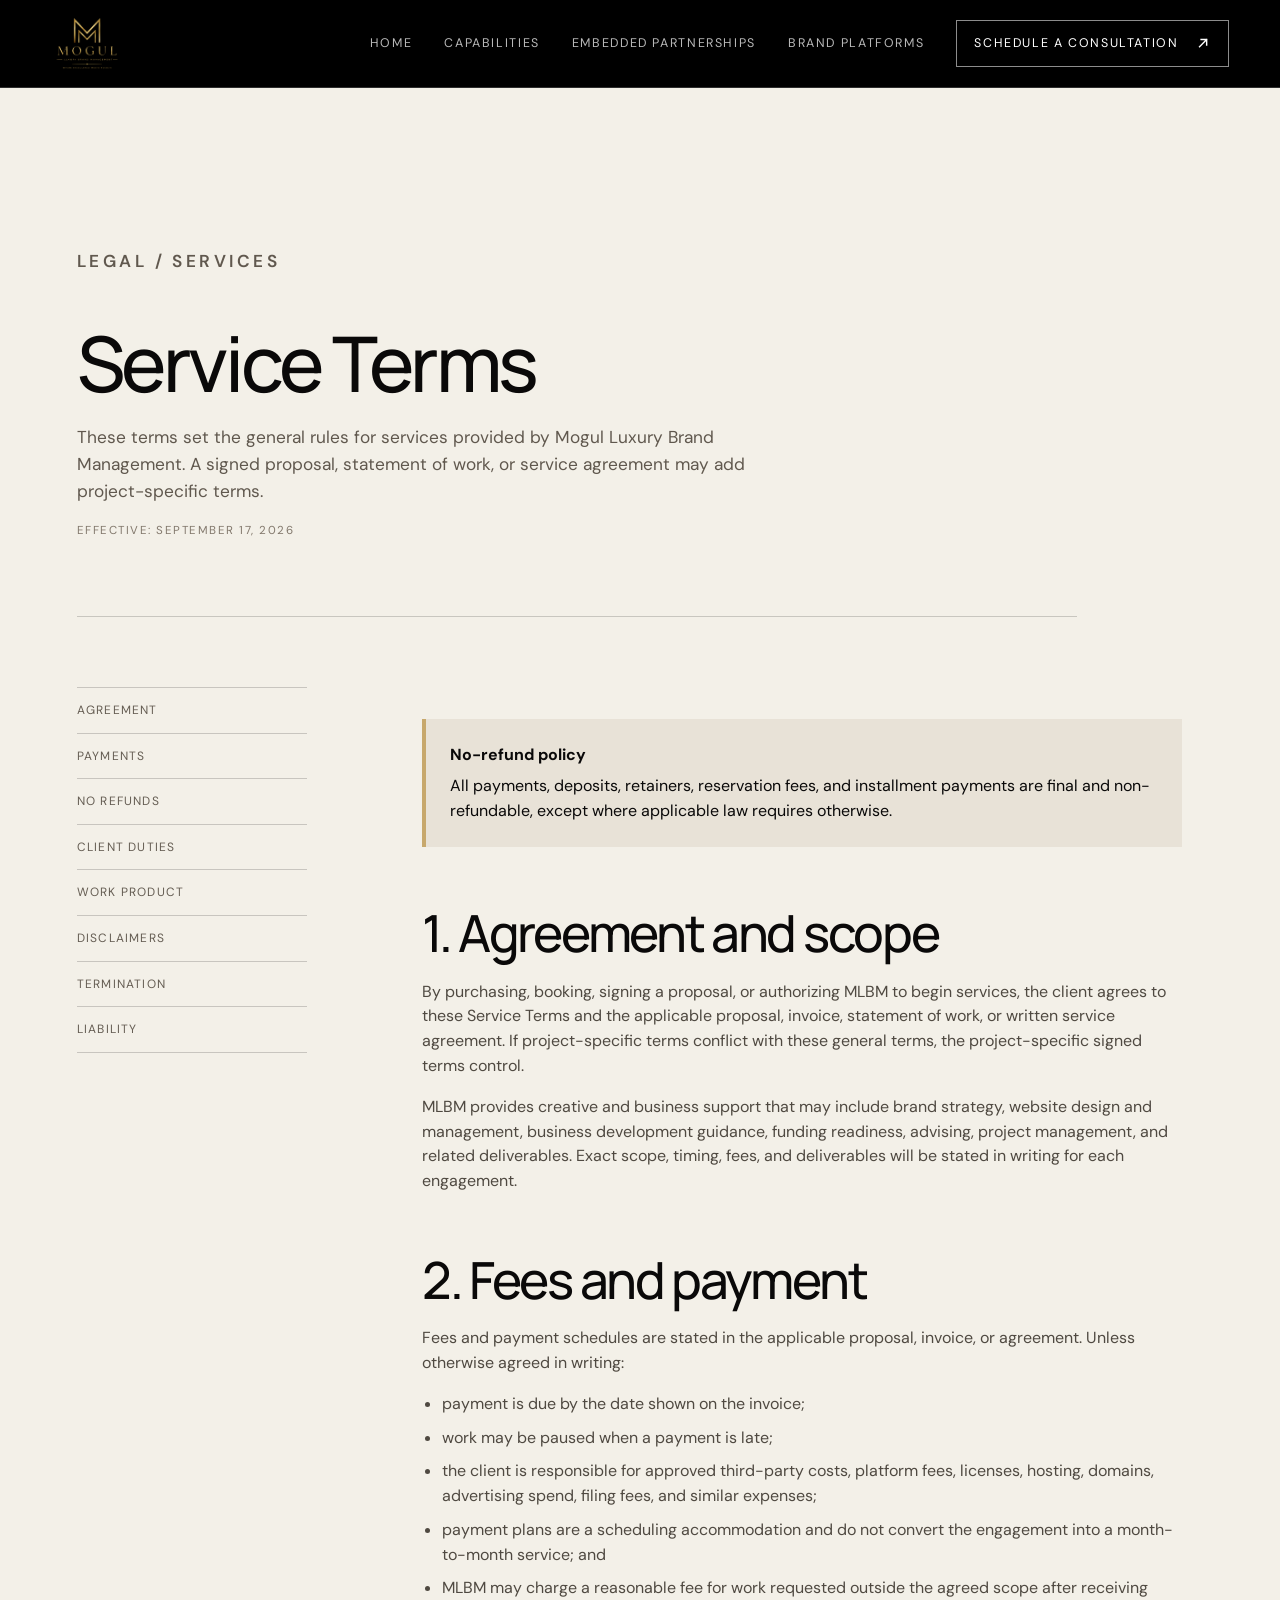
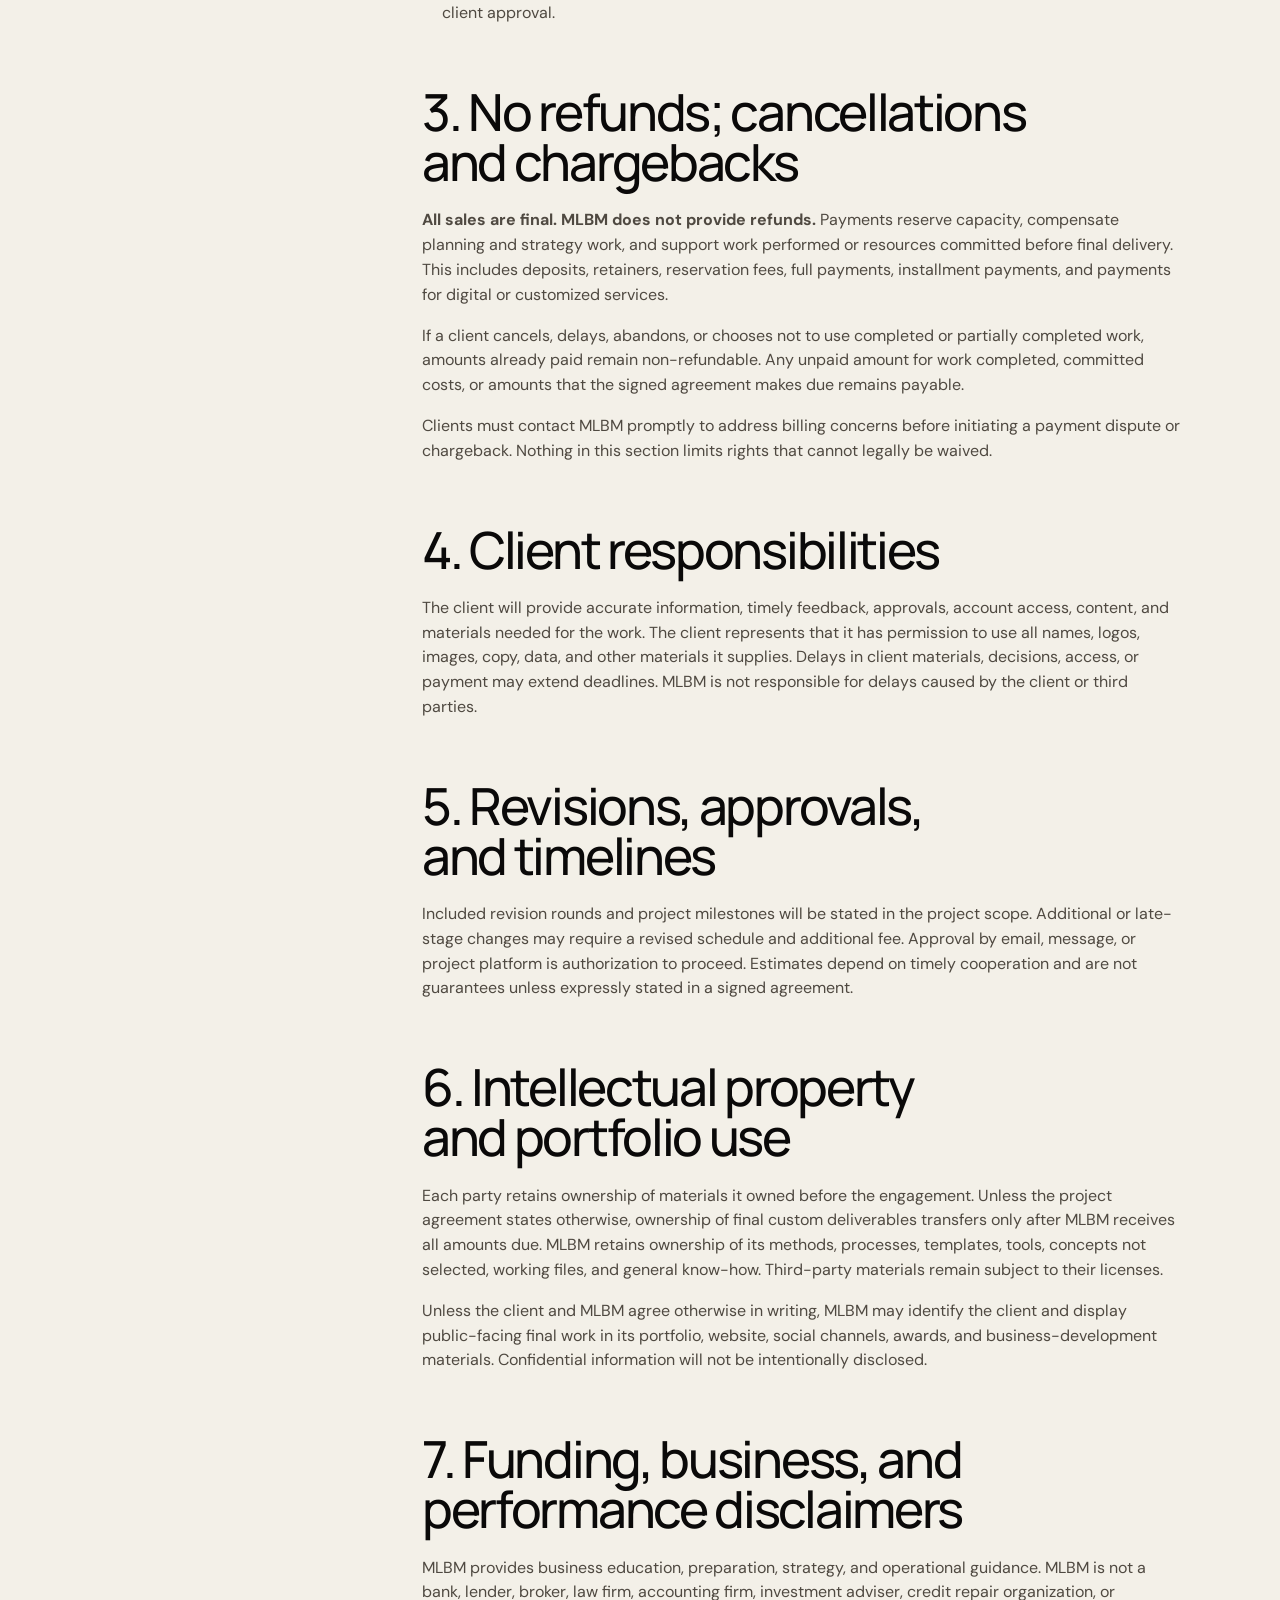
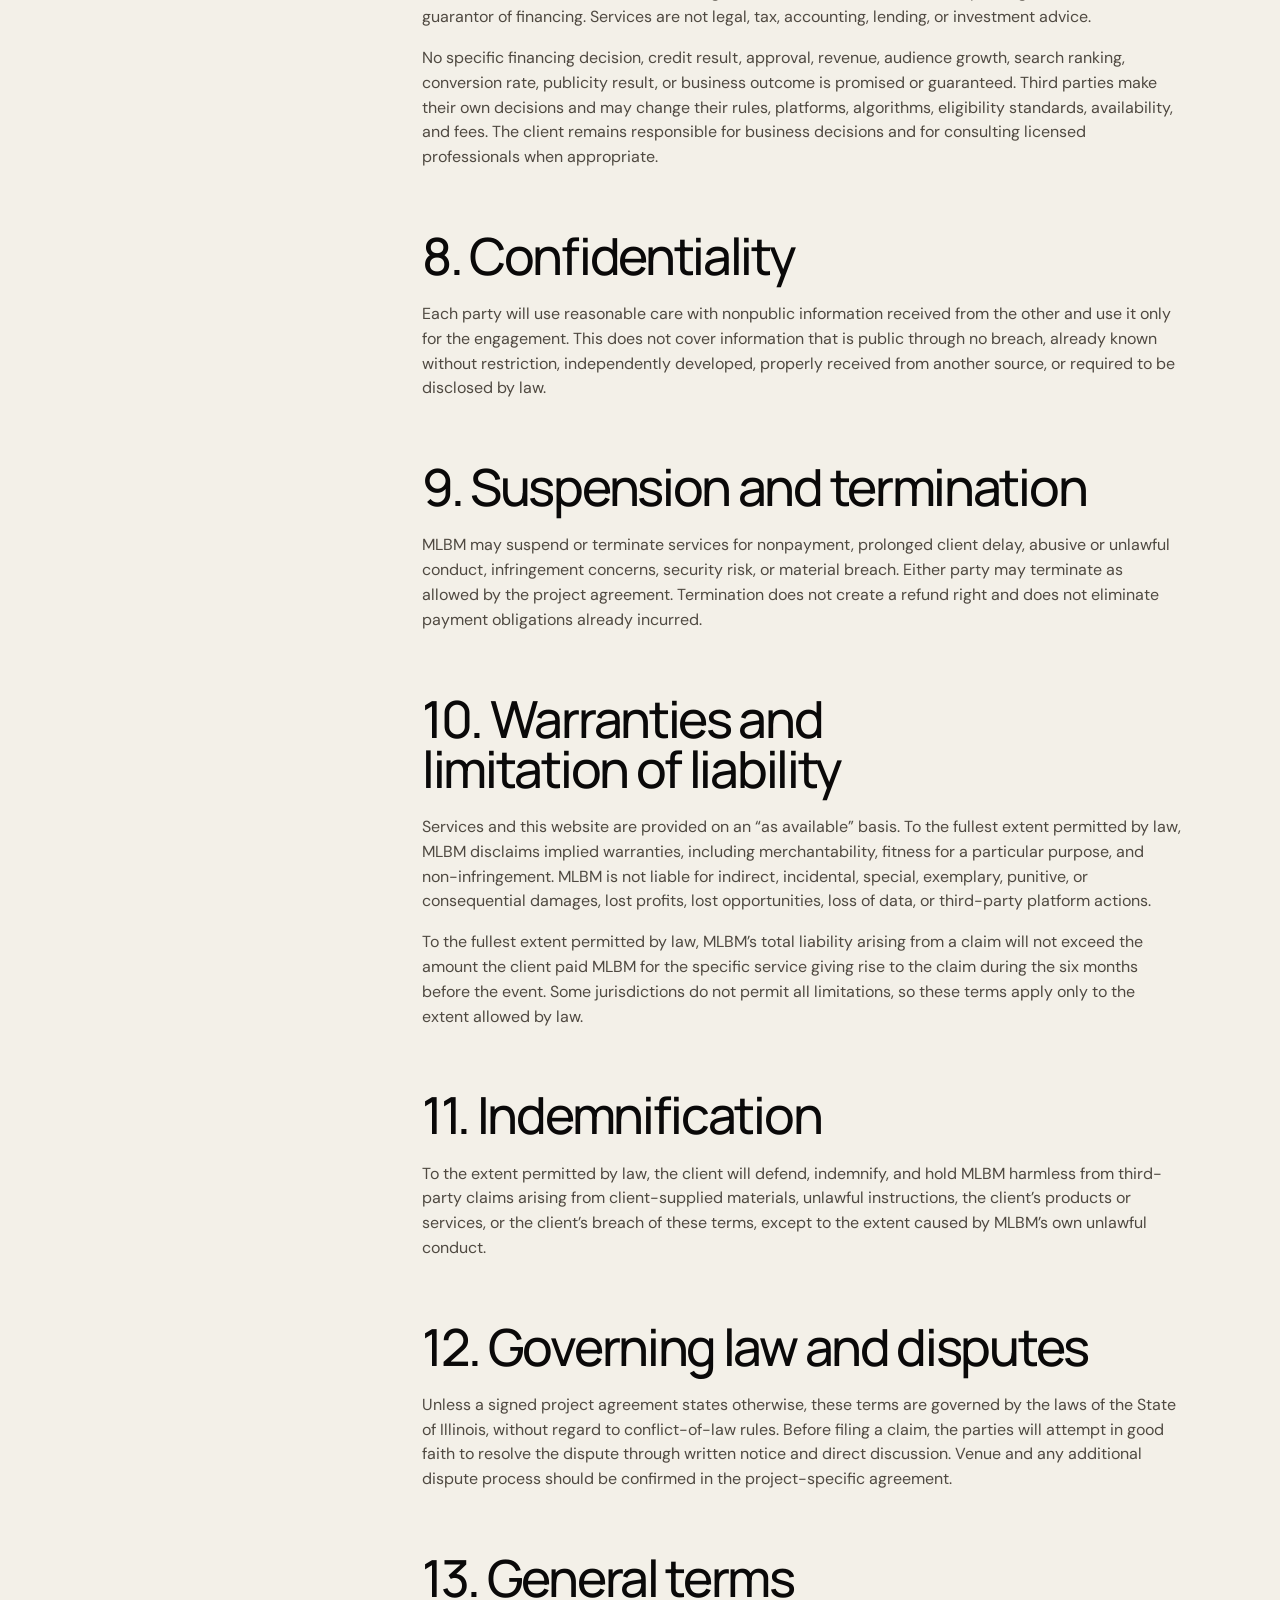
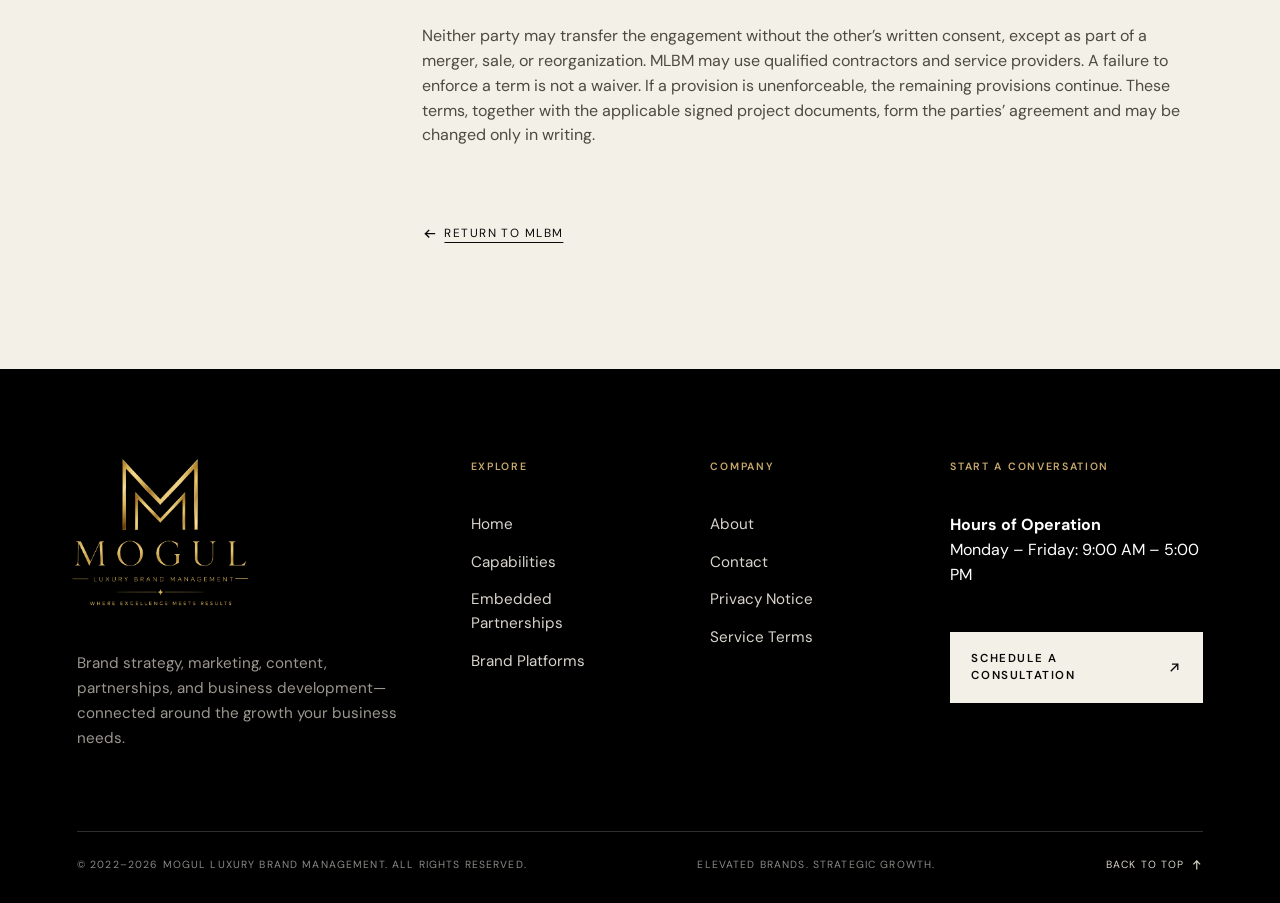
<file: terms.html>
<!doctype html>
<html lang="en">
<head>
  <meta charset="utf-8"><meta name="viewport" content="width=device-width, initial-scale=1">
  <meta name="description" content="Service Terms and no-refund policy for Mogul Luxury Brand Management.">
  <title>Service Terms — MLBM</title>
  <link rel="preconnect" href="https://fonts.googleapis.com"><link rel="preconnect" href="https://fonts.gstatic.com" crossorigin>
  <link href="https://fonts.googleapis.com/css2?family=DM+Sans:wght@400;500;600&family=Manrope:wght@400;500;600&family=Playfair+Display:ital,wght@0,500;1,500&display=swap" rel="stylesheet">
  <link rel="icon" href="favicon.ico" sizes="48x48">
  <link rel="icon" type="image/png" sizes="32x32" href="assets/favicon-32.png">
  <link rel="apple-touch-icon" href="assets/apple-touch-icon.png">
  <meta name="theme-color" content="#000000">
  <script>document.documentElement.classList.add("js")</script>
  <link rel="stylesheet" href="assets/styles.css?v=4">
</head>
<body class="legal-body">
  <header class="site-header legal-header" id="top">
    <a class="brand" href="index.html" aria-label="MLBM home"><img class="brand-logo" src="assets/mlbm-logo.png" alt="Mogul Luxury Brand Management" width="155" height="72"></a>
    <button class="menu-toggle" type="button" aria-expanded="false" aria-controls="site-nav"><span></span><span></span><span class="sr-only">Menu</span></button>
    <nav id="site-nav" aria-label="Main navigation"><a href="index.html">Home</a><a href="capabilities.html">Capabilities</a><a href="embedded-partnerships.html">Embedded Partnerships</a><a href="roster.html">Brand Platforms</a><a class="nav-cta" href="index.html#contact">Schedule a consultation <span class="arrow"><svg class="ico ico--ne" viewBox="0 0 16 16" aria-hidden="true" focusable="false"><g class="ico-a"><path d="M4.5 11.5l7-7M6 4.5h5.5V10"/></g><g class="ico-b"><path d="M4.5 11.5l7-7M6 4.5h5.5V10"/></g></svg></span></a></nav>
  </header>
  <main class="legal-main">
    <section class="legal-hero"><p class="section-label">Legal / Services</p><h1>Service Terms</h1><p>These terms set the general rules for services provided by Mogul Luxury Brand Management. A signed proposal, statement of work, or service agreement may add project-specific terms.</p><p class="legal-effective">Effective: September 17, 2026</p></section>
    <div class="legal-layout">
      <aside class="legal-nav" aria-label="On this page"><a href="#agreement">Agreement</a><a href="#payments">Payments</a><a href="#refunds">No refunds</a><a href="#client">Client duties</a><a href="#work">Work product</a><a href="#funding">Disclaimers</a><a href="#termination">Termination</a><a href="#liability">Liability</a></aside>
      <article class="legal-content">
        <div class="legal-callout"><strong>No-refund policy</strong>All payments, deposits, retainers, reservation fees, and installment payments are final and non-refundable, except where applicable law requires otherwise.</div>
        <h2 id="agreement">1. Agreement and scope</h2><p>By purchasing, booking, signing a proposal, or authorizing MLBM to begin services, the client agrees to these Service Terms and the applicable proposal, invoice, statement of work, or written service agreement. If project-specific terms conflict with these general terms, the project-specific signed terms control.</p><p>MLBM provides creative and business support that may include brand strategy, website design and management, business development guidance, funding readiness, advising, project management, and related deliverables. Exact scope, timing, fees, and deliverables will be stated in writing for each engagement.</p>
        <h2 id="payments">2. Fees and payment</h2><p>Fees and payment schedules are stated in the applicable proposal, invoice, or agreement. Unless otherwise agreed in writing:</p><ul><li>payment is due by the date shown on the invoice;</li><li>work may be paused when a payment is late;</li><li>the client is responsible for approved third-party costs, platform fees, licenses, hosting, domains, advertising spend, filing fees, and similar expenses;</li><li>payment plans are a scheduling accommodation and do not convert the engagement into a month-to-month service; and</li><li>MLBM may charge a reasonable fee for work requested outside the agreed scope after receiving client approval.</li></ul>
        <h2 id="refunds">3. No refunds; cancellations and chargebacks</h2><p><strong>All sales are final. MLBM does not provide refunds.</strong> Payments reserve capacity, compensate planning and strategy work, and support work performed or resources committed before final delivery. This includes deposits, retainers, reservation fees, full payments, installment payments, and payments for digital or customized services.</p><p>If a client cancels, delays, abandons, or chooses not to use completed or partially completed work, amounts already paid remain non-refundable. Any unpaid amount for work completed, committed costs, or amounts that the signed agreement makes due remains payable.</p><p>Clients must contact MLBM promptly to address billing concerns before initiating a payment dispute or chargeback. Nothing in this section limits rights that cannot legally be waived.</p>
        <h2 id="client">4. Client responsibilities</h2><p>The client will provide accurate information, timely feedback, approvals, account access, content, and materials needed for the work. The client represents that it has permission to use all names, logos, images, copy, data, and other materials it supplies. Delays in client materials, decisions, access, or payment may extend deadlines. MLBM is not responsible for delays caused by the client or third parties.</p>
        <h2>5. Revisions, approvals, and timelines</h2><p>Included revision rounds and project milestones will be stated in the project scope. Additional or late-stage changes may require a revised schedule and additional fee. Approval by email, message, or project platform is authorization to proceed. Estimates depend on timely cooperation and are not guarantees unless expressly stated in a signed agreement.</p>
        <h2 id="work">6. Intellectual property and portfolio use</h2><p>Each party retains ownership of materials it owned before the engagement. Unless the project agreement states otherwise, ownership of final custom deliverables transfers only after MLBM receives all amounts due. MLBM retains ownership of its methods, processes, templates, tools, concepts not selected, working files, and general know-how. Third-party materials remain subject to their licenses.</p><p>Unless the client and MLBM agree otherwise in writing, MLBM may identify the client and display public-facing final work in its portfolio, website, social channels, awards, and business-development materials. Confidential information will not be intentionally disclosed.</p>
        <h2 id="funding">7. Funding, business, and performance disclaimers</h2><p>MLBM provides business education, preparation, strategy, and operational guidance. MLBM is not a bank, lender, broker, law firm, accounting firm, investment adviser, credit repair organization, or guarantor of financing. Services are not legal, tax, accounting, lending, or investment advice.</p><p>No specific financing decision, credit result, approval, revenue, audience growth, search ranking, conversion rate, publicity result, or business outcome is promised or guaranteed. Third parties make their own decisions and may change their rules, platforms, algorithms, eligibility standards, availability, and fees. The client remains responsible for business decisions and for consulting licensed professionals when appropriate.</p>
        <h2>8. Confidentiality</h2><p>Each party will use reasonable care with nonpublic information received from the other and use it only for the engagement. This does not cover information that is public through no breach, already known without restriction, independently developed, properly received from another source, or required to be disclosed by law.</p>
        <h2 id="termination">9. Suspension and termination</h2><p>MLBM may suspend or terminate services for nonpayment, prolonged client delay, abusive or unlawful conduct, infringement concerns, security risk, or material breach. Either party may terminate as allowed by the project agreement. Termination does not create a refund right and does not eliminate payment obligations already incurred.</p>
        <h2 id="liability">10. Warranties and limitation of liability</h2><p>Services and this website are provided on an “as available” basis. To the fullest extent permitted by law, MLBM disclaims implied warranties, including merchantability, fitness for a particular purpose, and non-infringement. MLBM is not liable for indirect, incidental, special, exemplary, punitive, or consequential damages, lost profits, lost opportunities, loss of data, or third-party platform actions.</p><p>To the fullest extent permitted by law, MLBM’s total liability arising from a claim will not exceed the amount the client paid MLBM for the specific service giving rise to the claim during the six months before the event. Some jurisdictions do not permit all limitations, so these terms apply only to the extent allowed by law.</p>
        <h2>11. Indemnification</h2><p>To the extent permitted by law, the client will defend, indemnify, and hold MLBM harmless from third-party claims arising from client-supplied materials, unlawful instructions, the client’s products or services, or the client’s breach of these terms, except to the extent caused by MLBM’s own unlawful conduct.</p>
        <h2>12. Governing law and disputes</h2><p>Unless a signed project agreement states otherwise, these terms are governed by the laws of the State of Illinois, without regard to conflict-of-law rules. Before filing a claim, the parties will attempt in good faith to resolve the dispute through written notice and direct discussion. Venue and any additional dispute process should be confirmed in the project-specific agreement.</p>
        <h2>13. General terms</h2><p>Neither party may transfer the engagement without the other’s written consent, except as part of a merger, sale, or reorganization. MLBM may use qualified contractors and service providers. A failure to enforce a term is not a waiver. If a provision is unenforceable, the remaining provisions continue. These terms, together with the applicable signed project documents, form the parties’ agreement and may be changed only in writing.</p>
        <a class="legal-back" href="index.html"><span class="arrow"><svg class="ico ico--left" viewBox="0 0 16 16" aria-hidden="true" focusable="false"><g class="ico-a"><path d="M13 8H3.5M7 4.5 3.5 8 7 11.5"/></g><g class="ico-b"><path d="M13 8H3.5M7 4.5 3.5 8 7 11.5"/></g></svg></span> Return to MLBM</a>
      </article>
    </div>
  </main>
  <footer class="site-footer">
    <div class="footer-top">
      <div class="footer-intro">
        <a class="footer-logo-link" href="/" aria-label="MLBM home"><img class="footer-logo" src="/assets/mlbm-logo.png" alt="Mogul Luxury Brand Management" width="300" height="300" loading="lazy"></a>
        <p>Brand strategy, marketing, content, partnerships, and business development—connected around the growth your business needs.</p>
      </div>
      <nav class="footer-col" aria-label="Explore"><p class="footer-heading">Explore</p><a href="/">Home</a><a href="/capabilities.html">Capabilities</a><a href="/embedded-partnerships.html">Embedded Partnerships</a><a href="/roster.html">Brand Platforms</a></nav>
      <nav class="footer-col" aria-label="Company"><p class="footer-heading">Company</p><a href="/#about">About</a><a href="/#contact">Contact</a><a href="/privacy.html">Privacy Notice</a><a href="/terms.html">Service Terms</a></nav>
      <div class="footer-col footer-contact"><p class="footer-heading">Start a conversation</p>
        <p>
          <b>Hours of Operation</b> <br>Monday – Friday: 9:00 AM – 5:00 PM

        </p>
        <a class="button button-light" href="/#contact">Schedule a consultation <span class="arrow"><svg class="ico ico--ne" viewBox="0 0 16 16" aria-hidden="true" focusable="false"><g class="ico-a"><path d="M4.5 11.5l7-7M6 4.5h5.5V10"/></g><g class="ico-b"><path d="M4.5 11.5l7-7M6 4.5h5.5V10"/></g></svg></span></a></div>
    </div>
    <div class="footer-bottom"><span>© 2022–2026 Mogul Luxury Brand Management. All rights reserved.</span><span>Elevated Brands. Strategic Growth.</span><a href="#top">Back to top <span class="arrow"><svg class="ico ico--up" viewBox="0 0 16 16" aria-hidden="true" focusable="false"><g class="ico-a"><path d="M8 13V3.5M4.5 7 8 3.5 11.5 7"/></g><g class="ico-b"><path d="M8 13V3.5M4.5 7 8 3.5 11.5 7"/></g></svg></span></a></div>
  </footer>
  <script src="assets/site.js?v=4"></script>
</body></html>
</file>
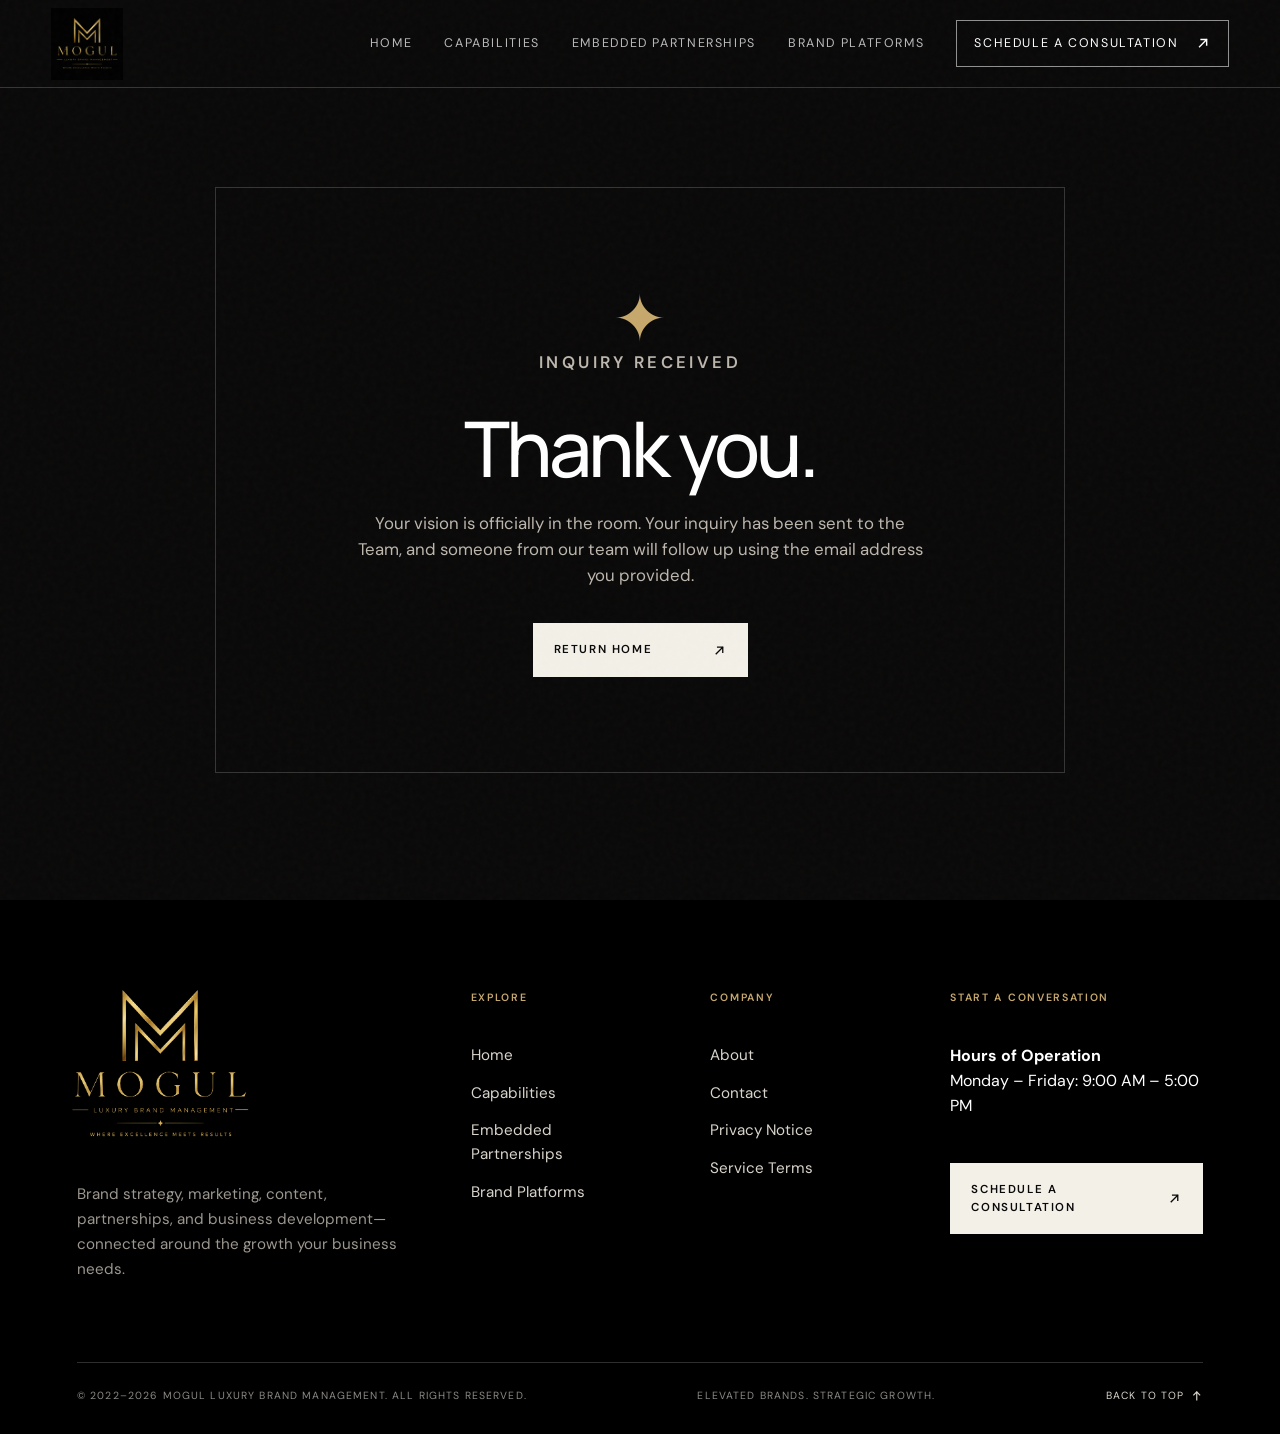
<file: thank-you.html>
<!doctype html>
<html lang="en">
<head>
  <meta charset="utf-8">
  <meta name="robots" content="noindex"><meta name="viewport" content="width=device-width, initial-scale=1">
  <meta name="description" content="Thank you for contacting Mogul Luxury Brand Management.">
  <title>Inquiry Received — MLBM</title>
  <link rel="preconnect" href="https://fonts.googleapis.com"><link rel="preconnect" href="https://fonts.gstatic.com" crossorigin>
  <link href="https://fonts.googleapis.com/css2?family=DM+Sans:wght@400;500;600&family=Manrope:wght@400;500;600&family=Playfair+Display:ital,wght@0,500;1,500&display=swap" rel="stylesheet">
    <link rel="icon" href="favicon.ico" sizes="48x48">
  <link rel="icon" type="image/png" sizes="32x32" href="assets/favicon-32.png">
  <link rel="apple-touch-icon" href="assets/apple-touch-icon.png">
  <meta name="theme-color" content="#000000">
  <script>document.documentElement.classList.add("js")</script>
  <link rel="stylesheet" href="assets/styles.css?v=4">
</head>
<body>
  <div class="grain" aria-hidden="true"></div>
  <header class="site-header" id="top">
    <a class="brand" href="index.html" aria-label="MLBM home"><img class="brand-logo" src="assets/mlbm-logo.png" alt="Mogul Luxury Brand Management" width="155" height="72"></a>
    <button class="menu-toggle" type="button" aria-expanded="false" aria-controls="site-nav"><span></span><span></span><span class="sr-only">Menu</span></button>
    <nav id="site-nav" aria-label="Main navigation"><a href="index.html">Home</a><a href="capabilities.html">Capabilities</a><a href="embedded-partnerships.html">Embedded Partnerships</a><a href="roster.html">Brand Platforms</a><a class="nav-cta" href="index.html#contact">Schedule a consultation <span class="arrow"><svg class="ico ico--ne" viewBox="0 0 16 16" aria-hidden="true" focusable="false"><g class="ico-a"><path d="M4.5 11.5l7-7M6 4.5h5.5V10"/></g><g class="ico-b"><path d="M4.5 11.5l7-7M6 4.5h5.5V10"/></g></svg></span></a></nav>
  </header>
  <main class="thanks-main"><section class="thanks-card"><div class="thanks-mark">✦</div><p class="section-label">Inquiry received</p><h1>Thank you.</h1><p>Your vision is officially in the room. Your inquiry has been sent to the Team, and someone from our team will follow up using the email address you provided.</p><a class="button button-light" href="index.html">Return home <span class="arrow"><svg class="ico ico--ne" viewBox="0 0 16 16" aria-hidden="true" focusable="false"><g class="ico-a"><path d="M4.5 11.5l7-7M6 4.5h5.5V10"/></g><g class="ico-b"><path d="M4.5 11.5l7-7M6 4.5h5.5V10"/></g></svg></span></a></section></main>
  <footer class="site-footer">
    <div class="footer-top">
      <div class="footer-intro">
        <a class="footer-logo-link" href="/" aria-label="MLBM home"><img class="footer-logo" src="/assets/mlbm-logo.png" alt="Mogul Luxury Brand Management" width="300" height="300" loading="lazy"></a>
        <p>Brand strategy, marketing, content, partnerships, and business development—connected around the growth your business needs.</p>
      </div>
      <nav class="footer-col" aria-label="Explore"><p class="footer-heading">Explore</p><a href="/">Home</a><a href="/capabilities.html">Capabilities</a><a href="/embedded-partnerships.html">Embedded Partnerships</a><a href="/roster.html">Brand Platforms</a></nav>
      <nav class="footer-col" aria-label="Company"><p class="footer-heading">Company</p><a href="/#about">About</a><a href="/#contact">Contact</a><a href="/privacy.html">Privacy Notice</a><a href="/terms.html">Service Terms</a></nav>
      <div class="footer-col footer-contact"><p class="footer-heading">Start a conversation</p>
        <p>
          <b>Hours of Operation</b> <br>Monday – Friday: 9:00 AM – 5:00 PM

        </p>
        <a class="button button-light" href="/#contact">Schedule a consultation <span class="arrow"><svg class="ico ico--ne" viewBox="0 0 16 16" aria-hidden="true" focusable="false"><g class="ico-a"><path d="M4.5 11.5l7-7M6 4.5h5.5V10"/></g><g class="ico-b"><path d="M4.5 11.5l7-7M6 4.5h5.5V10"/></g></svg></span></a></div>
    </div>
    <div class="footer-bottom"><span>© 2022–2026 Mogul Luxury Brand Management. All rights reserved.</span><span>Elevated Brands. Strategic Growth.</span><a href="#top">Back to top <span class="arrow"><svg class="ico ico--up" viewBox="0 0 16 16" aria-hidden="true" focusable="false"><g class="ico-a"><path d="M8 13V3.5M4.5 7 8 3.5 11.5 7"/></g><g class="ico-b"><path d="M8 13V3.5M4.5 7 8 3.5 11.5 7"/></g></svg></span></a></div>
  </footer>
  <script src="assets/site.js?v=4"></script>
</body></html>
</file>
<file: assets/styles.css>
:root {
    --ink: #0a0909;
    --ivory: #f3f0e8;
    --paper: #e8e2d7;
    --gold: #c7a86c;
    --line: rgba(10, 9, 9, 0.18);
    --white-line: rgba(255, 255, 255, 0.18);
  }
  * {
    box-sizing: border-box;
  }
  html {
    scroll-behavior: smooth;
  }
  body {
    margin: 0;
    background: var(--ivory);
    color: var(--ink);
    font-family: 'DM Sans', sans-serif;
    font-size: 16px;
    line-height: 1.55;
    overflow-x: hidden;
  }
  .grain {
    position: fixed;
    inset: 0;
    pointer-events: none;
    z-index: 10;
    opacity: 0.045;
    background-image: url("data:image/svg+xml,%3Csvg viewBox='0 0 180 180' xmlns='http://www.w3.org/2000/svg'%3E%3Cfilter id='n'%3E%3CfeTurbulence type='fractalNoise' baseFrequency='.9' numOctaves='3' stitchTiles='stitch'/%3E%3C/filter%3E%3Crect width='100%25' height='100%25' filter='url(%23n)' opacity='.55'/%3E%3C/svg%3E");
  }
  .sr-only {
    position: absolute;
    width: 1px;
    height: 1px;
    padding: 0;
    margin: -1px;
    overflow: hidden;
    clip: rect(0, 0, 0, 0);
    white-space: nowrap;
    border: 0;
  }
  .site-header {
    height: 88px;
    padding: 0 4vw;
    position: absolute;
    top: 0;
    left: 0;
    right: 0;
    display: flex;
    align-items: center;
    justify-content: space-between;
    z-index: 5;
    border-bottom: 1px solid var(--white-line);
    color: white;
  }
  .brand {
    display: flex;
    gap: 13px;
    align-items: center;
    color: inherit;
    text-decoration: none;
  }
  .monogram {
    font-family: 'Playfair Display', serif;
    font-style: italic;
    font-size: 2rem;
    line-height: 1;
    color: var(--gold);
  }
  .brand-name {
    text-transform: uppercase;
    font-size: 0.68rem;
    letter-spacing: 0.15em;
    line-height: 1.25;
    font-weight: 600;
  }
  .site-header nav {
    display: flex;
    align-items: center;
    gap: 32px;
  }
  .site-header nav a {
    color: white;
    text-decoration: none;
    font-size: 0.78rem;
    text-transform: uppercase;
    letter-spacing: 0.13em;
  }
  .site-header nav a:not(.nav-cta) {
    opacity: 0.72;
    transition: 0.2s;
  }
  .site-header nav a:hover {
    opacity: 1;
  }
  .nav-cta {
    border: 1px solid rgba(255, 255, 255, 0.55);
    padding: 13px 17px;
  }
  .nav-cta span,
  .button span {
    margin-left: 16px;
  }
  .menu-toggle {
    display: none;
    background: none;
    border: 0;
    padding: 12px;
  }
  .hero {
    height: min(900px, 100vh);
    min-height: 720px;
    background: var(--ink);
    color: white;
    position: relative;
    display: flex;
    align-items: flex-end;
    isolation: isolate;
  }
  .hero-art {
    position: absolute;
    inset: 0;
    background-image: url('hero-editorial.png');
    background-size: cover;
    background-position: center;
    z-index: -2;
  }
  .hero-shade {
    position: absolute;
    inset: 0;
    background: linear-gradient(90deg, rgba(0, 0, 0, 0.9) 0%, rgba(0, 0, 0, 0.6) 42%, rgba(0, 0, 0, 0.04) 75%), linear-gradient(0deg, rgba(0, 0, 0, 0.65) 0%, transparent 50%);
    z-index: -1;
  }
  .hero-content {
    padding: 0 4vw 9.5rem;
    width: min(920px, 72vw);
  }
  .eyebrow,
  .section-label {
    text-transform: uppercase;
    letter-spacing: 0.2em;
    font-size: 0.72rem;
    font-weight: 600;
  }
  .eyebrow {
    display: flex;
    align-items: center;
    gap: 12px;
    color: #ddd5c9;
  }
  .eyebrow span {
    width: 30px;
    height: 1px;
    background: var(--gold);
  }
  h1,
  h2,
  h3,
  p {
    margin-top: 0;
  }
  h1,
  h2 {
    font-family: 'Manrope', sans-serif;
    letter-spacing: -0.045em;
    line-height: 0.98;
  }
  h2 {
    font-size: clamp(2rem, 4vw, 3.5rem);
    font-weight: 500;
  }
  h1 {
    font-size: clamp(3rem, 6vw, 5.5rem);
    font-weight: 500;
    margin: 24px 0 32px;
  }
  h1 em,
  h2 em {
    font-family: 'Playfair Display', serif;
    font-weight: 500;
    color: var(--gold);
  }
  .hero-copy {
    font-size: 1.08rem;
    max-width: 620px;
    color: #ded9d0;
    margin-bottom: 35px;
  }
  .hero-actions {
    display: flex;
    align-items: center;
    gap: 32px;
  }
  .button {
    display: inline-flex;
    align-items: center;
    justify-content: space-between;
    min-width: 215px;
    padding: 17px 20px;
    text-transform: uppercase;
    letter-spacing: 0.14em;
    font-size: 0.72rem;
    font-weight: 600;
    text-decoration: none;
    border: 1px solid;
    cursor: pointer;
    font-family: inherit;
  }
  .button-light {
    background: var(--ivory);
    border-color: var(--ivory);
    color: var(--ink);
  }
  .button-dark {
    background: var(--ink);
    border-color: var(--ink);
    color: white;
  }
  .text-link {
    color: white;
    text-transform: uppercase;
    font-size: 0.72rem;
    letter-spacing: 0.14em;
    text-underline-offset: 7px;
  }
  .text-link span {
    margin-left: 10px;
  }
  .hero-foot {
    position: absolute;
    left: 4vw;
    right: 4vw;
    bottom: 27px;
    padding-top: 19px;
    border-top: 1px solid var(--white-line);
    display: flex;
    justify-content: space-between;
    text-transform: uppercase;
    font-size: 0.65rem;
    letter-spacing: 0.15em;
    color: #bdb8af;
  }
  .section-pad {
    padding: 120px 6vw;
  }
  .section-label {
    color: #766e63;
    margin-bottom: 50px;
  }
  .statement-grid {
    display: grid;
    grid-template-columns: 1.65fr 0.75fr;
    gap: 9vw;
    align-items: end;
  }
  .statement h2,
  .section-head h2,
  .process-title h2,
  .contact h2 {
    font-weight: 500;
    margin-bottom: 0;
  }
  .statement-copy {
    font-size: 1.02rem;
  }
  .statement-copy p {
    margin-bottom: 26px;
  }
  .proof-row {
    display: grid;
    grid-template-columns: repeat(3, 1fr);
    margin-top: 100px;
    border-top: 1px solid var(--line);
    border-bottom: 1px solid var(--line);
  }
  .proof-row div {
    padding: 35px 28px;
    border-right: 1px solid var(--line);
  }
  .proof-row div:first-child {
    padding-left: 0;
  }
  .proof-row div:last-child {
    border: 0;
  }
  .proof-row strong {
    font-family: 'Playfair Display', serif;
    font-size: 3.3rem;
    font-weight: 500;
    display: block;
  }
  .proof-row span {
    font-size: 0.75rem;
    text-transform: uppercase;
    letter-spacing: 0.13em;
    color: #6f675c;
  }
  .services {
    background: var(--ink);
    color: white;
  }
  .services .section-label {
    color: #9f968b;
  }
  .section-head {
    display: grid;
    grid-template-columns: 1.3fr 0.5fr;
    align-items: end;
    gap: 10vw;
    margin-bottom: 70px;
  }
  .section-head p:last-child {
    color: #aba69e;
    max-width: 390px;
  }
  .service-list {
    border-top: 1px solid var(--white-line);
  }
  .service-card {
    display: grid;
    grid-template-columns: 70px 1fr 50px;
    gap: 20px;
    align-items: start;
    padding: 35px 0;
    border-bottom: 1px solid var(--white-line);
  }
  .service-no {
    font-size: 0.7rem;
    color: var(--gold);
    letter-spacing: 0.12em;
    padding-top: 9px;
  }
  .service-card h3 {
    font-family: 'Manrope';
    font-size: clamp(1.5rem, 2.5vw, 2.6rem);
    font-weight: 500;
    margin-bottom: 9px;
  }
  .service-card p {
    max-width: 660px;
    color: #aca79f;
    margin: 0;
  }
  .service-mark {
    font-size: 1.5rem;
    color: var(--gold);
    text-align: right;
  }
  .signature {
    background: var(--gold);
    padding-top: 70px;
    padding-bottom: 70px;
  }
  .signature-inner {
    border: 1px solid rgba(10, 9, 9, 0.38);
    padding: 70px;
    text-align: center;
    position: relative;
  }
  .signature .section-label {
    color: #4d3b21;
    margin-bottom: 22px;
  }
  .mini {
    font-family: 'Playfair Display', serif;
    font-style: italic;
  }
  .signature h2 {
    font-family: 'Playfair Display', serif;
    font-weight: 500;
    letter-spacing: -0.055em;
    margin: 22px 0 12px;
  }
  .signature sup {
    font-family: 'DM Sans';
    font-size: 0.9rem;
    vertical-align: top;
    letter-spacing: 0;
  }
  .signature-lede {
    font-size: 1.1rem;
    max-width: 570px;
    margin: 0 auto 35px;
  }
  .deliverables {
    display: flex;
    flex-wrap: wrap;
    justify-content: center;
    gap: 10px;
    margin-bottom: 38px;
  }
  .deliverables span {
    border: 1px solid rgba(10, 9, 9, 0.3);
    border-radius: 100px;
    padding: 9px 15px;
    font-size: 0.74rem;
    text-transform: uppercase;
    letter-spacing: 0.08em;
  }
  .process-layout {
    display: grid;
    grid-template-columns: 0.8fr 1fr;
    gap: 10vw;
  }
  .process-title {
    position: sticky;
    top: 60px;
    align-self: start;
  }
  .process-title p {
    max-width: 390px;
    margin-top: 28px;
  }
  .steps {
    list-style: none;
    padding: 0;
    margin: 0;
  }
  .steps li {
    display: grid;
    grid-template-columns: 55px 1fr;
    border-top: 1px solid var(--line);
    padding: 35px 0;
  }
  .steps li:last-child {
    border-bottom: 1px solid var(--line);
  }
  .steps li > span {
    color: #8b7c69;
    font-size: 0.7rem;
  }
  .steps h3 {
    font-family: 'Manrope';
    font-size: 2rem;
    font-weight: 500;
    margin-bottom: 8px;
  }
  .steps p {
    margin: 0;
    color: #675f54;
  }
  .fit {
    background: var(--paper);
  }
  .fit-card {
    background: var(--ivory);
    padding: 7vw;
    border-left: 7px solid var(--gold);
  }
  .fit-card h2 {
    font-weight: 500;
    max-width: 1100px;
    margin-bottom: 70px;
  }
  .fit-points {
    display: grid;
    grid-template-columns: repeat(3, 1fr);
    gap: 30px;
  }
  .fit-points span {
    border-top: 1px solid var(--line);
    padding-top: 20px;
  }
  .fit-points span::before {
    content: '✦';
    color: var(--gold);
    margin-right: 12px;
  }
  .contact {
    background: var(--ink);
    color: white;
  }
  .contact .section-label {
    color: #9f968b;
  }
  .contact-grid {
    display: grid;
    grid-template-columns: 1fr 0.7fr;
    gap: 10vw;
  }
  .contact-grid > div > p {
    max-width: 520px;
    color: #aaa59e;
    margin-top: 30px;
  }
  .inquiry-form {
    display: grid;
    gap: 22px;
  }
  .inquiry-form label {
    display: grid;
    gap: 8px;
    text-transform: uppercase;
    letter-spacing: 0.14em;
    font-size: 0.68rem;
    color: #aaa59e;
  }
  .inquiry-form input,
  .inquiry-form select,
  .inquiry-form textarea {
    appearance: none;
    background: transparent;
    border: 0;
    border-bottom: 1px solid var(--white-line);
    color: white;
    padding: 12px 0;
    font: 400 1rem/1.5 'DM Sans';
    border-radius: 0;
  }
  .inquiry-form select {
    color: #d8d4cc;
  }
  .inquiry-form option {
    color: var(--ink);
  }
  .inquiry-form textarea {
    resize: vertical;
  }
  .inquiry-form input:focus,
  .inquiry-form select:focus,
  .inquiry-form textarea:focus {
    outline: 0;
    border-color: var(--gold);
  }
  .inquiry-form .button {
    margin-top: 10px;
  }
  .form-status {
    min-height: 24px;
    color: var(--gold);
    font-size: 0.85rem;
  }
  footer {
    background: #050505;
    color: white;
    padding: 80px 6vw 28px;
  }
  .footer-brand {
    display: flex;
    gap: 18px;
    align-items: flex-start;
  }
  .footer-brand .monogram {
    font-size: 4rem;
  }
  .footer-brand h2 {
    font-family: 'Manrope';
    font-weight: 500;
    margin: 0;
  }
  .footer-links {
    display: flex;
    gap: 30px;
    margin: 65px 0;
  }
  .footer-links a,
  .footer-bottom a {
    color: white;
    text-decoration: none;
  }
  .footer-links a {
    text-transform: uppercase;
    letter-spacing: 0.13em;
    font-size: 0.72rem;
  }
  .footer-bottom {
    border-top: 1px solid var(--white-line);
    padding-top: 25px;
    display: flex;
    justify-content: space-between;
    font-size: 0.65rem;
    text-transform: uppercase;
    letter-spacing: 0.11em;
    color: #8b8985;
  }
  .reveal {
    opacity: 0;
    transform: translateY(24px);
    transition:
      opacity 0.75s ease,
      transform 0.75s ease;
  }
  .reveal.visible {
    opacity: 1;
    transform: none;
  }
  @media (max-width: 800px) {
    .site-header {
      height: 74px;
    }
    .menu-toggle {
      display: grid;
      gap: 5px;
      z-index: 8;
    }
    .menu-toggle span:not(.sr-only) {
      display: block;
      width: 26px;
      height: 1px;
      background: #fff;
    }
    .site-header nav {
      display: none;
      position: fixed;
      inset: 0;
      background: var(--ink);
      flex-direction: column;
      justify-content: center;
      gap: 30px;
    }
    .site-header nav.open {
      display: flex;
    }
    .site-header nav a {
      font-size: 1rem;
    }
    .nav-cta {
      margin-top: 20px;
    }
    .hero {
      min-height: 720px;
    }
    .hero-art {
      background-position: 62% center;
      opacity: 0.7;
    }
    .hero-shade {
      background: linear-gradient(90deg, rgba(0, 0, 0, 0.9), rgba(0, 0, 0, 0.35)), linear-gradient(0deg, rgba(0, 0, 0, 0.75), transparent);
    }
    .hero-content {
      width: auto;
      padding: 0 6vw 8.5rem;
    }
    .hero-copy {
      font-size: 1rem;
    }
    .hero-actions {
      align-items: flex-start;
      flex-direction: column;
      gap: 20px;
    }
    .hero-foot {
      left: 6vw;
      right: 6vw;
    }
    .hero-foot span:last-child {
      display: none;
    }
    .section-pad {
      padding: 80px 6vw;
    }
    .statement-grid,
    .section-head,
    .process-layout,
    .contact-grid {
      grid-template-columns: 1fr;
      gap: 45px;
    }
    .statement-grid {
      align-items: start;
    }
    .proof-row {
      grid-template-columns: 1fr;
      margin-top: 65px;
    }
    .proof-row div,
    .proof-row div:first-child {
      padding: 22px 0;
      border-right: 0;
      border-bottom: 1px solid var(--line);
    }
    .proof-row div:last-child {
      border-bottom: 0;
    }
    .section-head {
      margin-bottom: 45px;
    }
    .service-card {
      grid-template-columns: 38px 1fr 22px;
    }
    .signature {
      padding: 30px 4vw;
    }
    .signature-inner {
      padding: 55px 20px;
    }
    .deliverables {
      gap: 7px;
    }
    .process-title {
      position: static;
    }
    .fit-card {
      padding: 55px 7vw;
    }
    .fit-points {
      grid-template-columns: 1fr;
    }
    .footer-links {
      flex-wrap: wrap;
    }
    .footer-bottom {
      gap: 18px;
      flex-direction: column;
    }
    .footer-bottom span:nth-child(2) {
      display: none;
    }
  }
  @media (prefers-reduced-motion: reduce) {
    html {
      scroll-behavior: auto;
    }
    .reveal {
      opacity: 1;
      transform: none;
      transition: none;
    }
  }
  .brand-logo {
    display: block;
    width: 155px;
    height: 72px;
    object-fit: contain;
    object-position: left center;
  }
  .footer-logo {
    display: block;
    width: min(360px, 76vw);
    height: auto;
  }
  .consent {
    grid-template-columns: 20px 1fr !important;
    align-items: start;
    text-transform: none !important;
    letter-spacing: 0 !important;
    font-size: 0.84rem !important;
    line-height: 1.5;
    color: #c7c1b8 !important;
  }
  .consent input {
    appearance: auto !important;
    width: 16px;
    height: 16px;
    margin-top: 3px;
    accent-color: var(--gold);
  }
  .consent a {
    color: var(--gold);
    text-underline-offset: 3px;
  }
  .form-status a {
    color: var(--gold);
    text-underline-offset: 3px;
  }
  .form-honey {
    display: none !important;
  }
  .thanks-main {
    min-height: 100vh;
    background: var(--ink);
    color: white;
    display: grid;
    place-items: center;
    padding: 130px 6vw 70px;
  }
  .thanks-card {
    width: min(850px, 100%);
    border: 1px solid var(--white-line);
    padding: clamp(40px, 8vw, 95px);
    text-align: center;
  }
  .thanks-mark {
    font:
      500 4rem/1 'Playfair Display',
      serif;
    color: var(--gold);
  }
  .thanks-card h1 {
    margin: 25px 0;
  }
  .thanks-card p {
    max-width: 570px;
    margin: 0 auto 35px;
    color: #bdb7ae;
    font-size: 1.05rem;
  }
  .legal-body {
    background: var(--ivory);
  }
  .legal-header {
    position: relative;
    background: var(--ink);
  }
  .legal-main {
    padding: 90px 6vw 120px;
  }
  .legal-hero {
    max-width: 1000px;
    padding: 70px 0 65px;
    border-bottom: 1px solid var(--line);
  }
  .legal-hero h1 {
    color: var(--ink);
    margin: 18px 0 24px;
  }
  .legal-hero p {
    max-width: 720px;
    font-size: 1.08rem;
    color: #60584e;
  }
  .legal-effective {
    font-size: 0.72rem !important;
    text-transform: uppercase;
    letter-spacing: 0.13em;
    color: #82786c !important;
  }
  .legal-layout {
    display: grid;
    grid-template-columns: 230px minmax(0, 760px);
    gap: 9vw;
    padding-top: 70px;
  }
  .legal-nav {
    position: sticky;
    top: 35px;
    align-self: start;
    border-top: 1px solid var(--line);
  }
  .legal-nav a {
    display: block;
    padding: 13px 0;
    border-bottom: 1px solid var(--line);
    color: #655d53;
    text-decoration: none;
    font-size: 0.75rem;
    text-transform: uppercase;
    letter-spacing: 0.1em;
  }
  .legal-content h2 {
    margin: 60px 0 22px;
  }
  .legal-content h2:first-child {
    margin-top: 0;
  }
  .legal-content h3 {
    font-family: 'Manrope', sans-serif;
    font-size: 1.12rem;
    margin: 28px 0 10px;
  }
  .legal-content p,
  .legal-content li {
    color: #4f4941;
  }
  .legal-content ul {
    padding-left: 20px;
  }
  .legal-content li {
    margin-bottom: 9px;
  }
  .legal-callout {
    margin: 32px 0;
    padding: 24px;
    border-left: 4px solid var(--gold);
    background: var(--paper);
  }
  .legal-callout strong {
    display: block;
    margin-bottom: 6px;
  }
  .legal-back {
    display: inline-block;
    margin-top: 60px;
    color: var(--ink);
    text-transform: uppercase;
    letter-spacing: 0.12em;
    font-size: 0.74rem;
    text-underline-offset: 5px;
  }
  @media (max-width: 800px) {
    .brand-logo {
      width: 115px;
      height: 58px;
    }
    .legal-main {
      padding-top: 50px;
    }
    .legal-hero {
      padding-top: 35px;
    }
    .legal-layout {
      grid-template-columns: 1fr;
      gap: 45px;
    }
    .legal-nav {
      position: static;
    }
    .footer-logo {
      width: 250px;
    }
  }
  .roster-hero {
    min-height: 690px;
    background: var(--ink);
    color: white;
    padding: 180px 6vw 75px;
    display: flex;
    flex-direction: column;
    justify-content: flex-end;
    position: relative;
    overflow: hidden;
  }
  .roster-hero::after {
    content: 'M';
    position: absolute;
    right: -0.02em;
    bottom: -0.35em;
    font:
      500 min(70vw, 850px)/1 'Playfair Display',
      serif;
    font-style: italic;
    color: transparent;
    -webkit-text-stroke: 1px rgba(199, 168, 108, 0.19);
    pointer-events: none;
  }
  .roster-hero-inner {
    position: relative;
    z-index: 1;
  }
  .roster-hero h1 {
    margin: 18px 0 26px;
    max-width: 1000px;
  }
  .roster-hero-copy {
    max-width: 610px;
    color: #bdb7ae;
    font-size: 1.08rem;
  }
  .roster-counts {
    display: flex;
    gap: 55px;
    margin-top: 60px;
  }
  .roster-counts div {
    border-top: 1px solid var(--white-line);
    padding-top: 15px;
    min-width: 170px;
  }
  .roster-counts strong {
    font:
      500 2.8rem/1 'Playfair Display',
      serif;
    color: var(--gold);
    display: block;
  }
  .roster-counts span {
    font-size: 0.68rem;
    text-transform: uppercase;
    letter-spacing: 0.14em;
    color: #aaa49b;
  }
  .roster-section {
    padding: 110px 6vw;
  }
  .roster-section-head {
    display: flex;
    justify-content: space-between;
    align-items: end;
    gap: 30px;
    margin-bottom: 55px;
  }
  .roster-section-head h2 {
    font-weight: 500;
    margin: 0;
  }
  .roster-section-head p {
    max-width: 420px;
    color: #6d655b;
  }
  .current-list {
    border-top: 1px solid var(--line);
    list-style: none;
    padding: 0;
    margin: 0;
  }
  .current-list li {
    display: grid;
    grid-template-columns: 75px 1fr auto;
    align-items: center;
    border-bottom: 1px solid var(--line);
    padding: 26px 0;
  }
  .current-list .number {
    color: #8a7e6e;
    font-size: 0.72rem;
  }
  .current-list .name {
    font:
      500 clamp(2rem, 4vw, 4.7rem)/1 'Manrope',
      sans-serif;
    letter-spacing: -0.04em;
  }
  .current-list .status {
    border: 1px solid var(--line);
    border-radius: 100px;
    padding: 7px 11px;
    text-transform: uppercase;
    letter-spacing: 0.11em;
    font-size: 0.62rem;
    color: #6b6257;
  }
  .past-roster {
    background: var(--ink);
    color: white;
  }
  .past-roster .section-label,
  .past-roster .roster-section-head p {
    color: #aaa49b;
  }
  .past-grid {
    display: grid;
    grid-template-columns: repeat(4, 1fr);
    border-top: 1px solid var(--white-line);
    border-left: 1px solid var(--white-line);
  }
  .past-card {
    min-height: 170px;
    padding: 24px;
    display: flex;
    flex-direction: column;
    justify-content: space-between;
    border-right: 1px solid var(--white-line);
    border-bottom: 1px solid var(--white-line);
  }
  .past-card span {
    font-size: 0.65rem;
    color: var(--gold);
    letter-spacing: 0.12em;
  }
  .past-card h3 {
    font:
      500 clamp(1.25rem, 2vw, 2rem)/1.1 'Manrope',
      sans-serif;
    margin: 0;
  }
  .roster-cta {
    background: var(--gold);
    text-align: center;
    padding: 100px 6vw;
  }
  .roster-cta h2 {
    font-weight: 500;
    max-width: 1100px;
    margin: 0 auto 35px;
  }
  .roster-cta p {
    max-width: 560px;
    margin: 0 auto 30px;
  }
  .brand-platform-hero::after {
    content: 'B';
  }
  .platform-grid {
    display: grid;
    grid-template-columns: repeat(5, 1fr);
    border-top: 1px solid var(--line);
    border-left: 1px solid var(--line);
  }
  .platform-card {
    min-height: 330px;
    padding: 25px;
    border-right: 1px solid var(--line);
    border-bottom: 1px solid var(--line);
    display: flex;
    flex-direction: column;
    justify-content: space-between;
  }
  .platform-card span {
    font-size: 0.67rem;
    letter-spacing: 0.13em;
    color: #88734d;
  }
  .platform-card h3 {
    font:
      500 clamp(1.8rem, 3vw, 3.4rem)/1 'Manrope',
      sans-serif;
    margin: 45px 0 18px;
    letter-spacing: -0.04em;
  }
  .platform-card p {
    color: #625a50;
    margin: 0;
  }
  .platform-note {
    margin: 34px 0 0;
    padding-left: 18px;
    border-left: 2px solid var(--gold);
    max-width: 780px;
    color: #625a50;
  }
  .past-card p {
    color: #aaa59e;
    margin: 16px 0 0;
    font-size: 0.95rem;
  }
  .past-roster .past-card {
    min-height: 250px;
  }
  @media (max-width: 1100px) {
    .platform-grid {
      grid-template-columns: repeat(2, 1fr);
    }
  }
  @media (max-width: 800px) {
    .roster-hero {
      min-height: 620px;
      padding: 135px 6vw 65px;
    }
    .roster-counts {
      gap: 20px;
    }
    .roster-counts div {
      min-width: 0;
      flex: 1;
    }
    .roster-section {
      padding: 75px 6vw;
    }
    .roster-section-head {
      display: block;
    }
    .roster-section-head p {
      margin-top: 20px;
    }
    .current-list li {
      grid-template-columns: 42px 1fr;
    }
    .current-list .status {
      display: none;
    }
    .past-grid,
    .platform-grid {
      grid-template-columns: 1fr;
    }
    .past-card,
    .platform-card {
      min-height: 190px;
      padding: 18px;
    }
  }

  /* Strategic growth site */
  .growth-hero {
    min-height: 820px;
    height: auto;
    padding-top: 88px;
  }
  .growth-hero .hero-content {
    padding-top: 10rem;
  }
  .growth-line {
    max-width: 650px;
    margin: -10px 0 34px;
    padding-left: 18px;
    border-left: 2px solid var(--gold);
    color: #fff;
    font-weight: 500;
  }
  .section-button {
    margin-top: 45px;
  }
  .capability-grid {
    display: grid;
    grid-template-columns: repeat(3, 1fr);
    border-top: 1px solid var(--white-line);
    border-left: 1px solid var(--white-line);
  }
  .capability-card {
    min-height: 330px;
    padding: 30px;
    color: white;
    text-decoration: none;
    border-right: 1px solid var(--white-line);
    border-bottom: 1px solid var(--white-line);
    display: flex;
    flex-direction: column;
    transition:
      background 0.25s,
      color 0.25s;
  }
  .capability-card:hover {
    background: var(--gold);
    color: var(--ink);
  }
  .capability-card > span {
    color: var(--gold);
    font-size: 0.67rem;
    letter-spacing: 0.13em;
  }
  .capability-card:hover > span {
    color: var(--ink);
  }
  .capability-card h3 {
    font:
      500 clamp(1.5rem, 2.4vw, 2.5rem)/1.05 'Manrope',
      sans-serif;
    margin: 45px 0 18px;
  }
  .capability-card p {
    color: #aaa59e;
    margin: 0;
  }
  .capability-card:hover p {
    color: #29231a;
  }
  .capability-card b {
    margin-top: auto;
    text-transform: uppercase;
    letter-spacing: 0.12em;
    font-size: 0.67rem;
  }
  .embedded-preview {
    background: var(--gold);
  }
  .embedded-kicker {
    display: flex;
    justify-content: space-between;
    padding-bottom: 18px;
    border-bottom: 1px solid rgba(10, 9, 9, 0.4);
    text-transform: uppercase;
    letter-spacing: 0.13em;
    font-size: 0.68rem;
  }
  .embedded-grid {
    display: grid;
    grid-template-columns: 1.3fr 0.65fr;
    gap: 10vw;
    padding-top: 70px;
  }
  .embedded-grid h2 {
    font-weight: 500;
  }
  .embedded-grid p {
    font-size: 1.05rem;
  }
  .six-steps li {
    padding: 28px 0;
  }
  .audience {
    background: var(--paper);
  }
  .audience-grid {
    display: grid;
    grid-template-columns: repeat(2, 1fr);
    border-top: 1px solid var(--line);
    border-left: 1px solid var(--line);
  }
  .audience-grid span {
    min-height: 88px;
    padding: 25px;
    border-right: 1px solid var(--line);
    border-bottom: 1px solid var(--line);
    display: flex;
    align-items: center;
    font-size: 1.03rem;
  }
  .why-mogul {
    background: var(--ivory);
  }
  .why-layout {
    display: grid;
    grid-template-columns: 1.05fr 0.8fr;
    gap: 10vw;
  }
  .why-layout h2 {
    font-weight: 500;
  }
  .why-layout > div > p {
    max-width: 620px;
    font-size: 1.06rem;
  }
  .why-list {
    display: grid;
    grid-template-columns: 1fr 1fr;
    border-top: 1px solid var(--line);
    border-left: 1px solid var(--line);
  }
  .why-list span {
    padding: 22px;
    border-right: 1px solid var(--line);
    border-bottom: 1px solid var(--line);
  }
  .why-list span::before {
    content: '✦';
    color: var(--gold);
    margin-right: 10px;
  }
  .boundary {
    margin-top: 90px;
    padding: 34px;
    border: 1px solid var(--line);
    display: grid;
    grid-template-columns: 0.32fr 1fr;
    gap: 40px;
  }
  .boundary strong {
    text-transform: uppercase;
    letter-spacing: 0.14em;
    font-size: 0.72rem;
  }
  .boundary p {
    margin: 0;
    max-width: 850px;
    color: #5e574e;
  }
  .engagements {
    background: var(--ink);
    color: white;
  }
  .engagements .section-label,
  .engagements .section-head p {
    color: #aaa59e;
  }
  .engagement-grid {
    display: grid;
    grid-template-columns: repeat(4, 1fr);
    border-top: 1px solid var(--white-line);
    border-left: 1px solid var(--white-line);
  }
  .engagement-card {
    min-height: 300px;
    padding: 27px;
    border-right: 1px solid var(--white-line);
    border-bottom: 1px solid var(--white-line);
  }
  .engagement-card > span {
    font-size: 0.67rem;
    letter-spacing: 0.13em;
    color: var(--gold);
  }
  .engagement-card h3 {
    font:
      500 1.65rem/1.08 'Manrope',
      sans-serif;
    margin: 60px 0 18px;
  }
  .engagement-card p {
    color: #aaa59e;
  }
  .engagement-card a {
    color: var(--gold);
    font-size: 0.72rem;
    text-transform: uppercase;
    letter-spacing: 0.1em;
    text-underline-offset: 5px;
  }
  .engagement-card.featured {
    background: var(--gold);
    color: var(--ink);
  }
  .engagement-card.featured > span,
  .engagement-card.featured a {
    color: var(--ink);
  }
  .engagement-card.featured p {
    color: #3d3324;
  }
  .qualification-form {
    gap: 25px;
  }
  .form-row {
    display: grid;
    grid-template-columns: 1fr 1fr;
    gap: 28px;
  }
  .growth-contact {
    grid-template-columns: 0.7fr 1fr;
  }

  /* Interior growth pages */
  .page-hero {
    min-height: 610px;
    background: var(--ink);
    color: white;
    padding: 180px 6vw 90px;
    display: flex;
    align-items: flex-end;
    position: relative;
    overflow: hidden;
  }
  .page-hero::after {
    content: 'M';
    position: absolute;
    right: 1vw;
    bottom: -0.35em;
    font:
      500 min(55vw, 690px)/1 'Playfair Display',
      serif;
    font-style: italic;
    color: transparent;
    -webkit-text-stroke: 1px rgba(199, 168, 108, 0.18);
    pointer-events: none;
  }
  .page-hero-inner {
    position: relative;
    z-index: 1;
    max-width: 1130px;
  }
  .page-hero h1 {
    margin: 20px 0 28px;
  }
  .page-hero-copy {
    font-size: 1.12rem;
    color: #bdb7ae;
    max-width: 720px;
  }
  .page-intro {
    display: grid;
    grid-template-columns: 1fr 0.75fr;
    gap: 10vw;
  }
  .page-intro h2 {
    font-weight: 500;
  }
  .page-intro p {
    font-size: 1.08rem;
  }
  .detail-stack {
    background: var(--paper);
  }
  .detail-section {
    display: grid;
    grid-template-columns: 1fr 1.1fr;
    gap: 8vw;
    padding: 75px 0;
    border-top: 1px solid var(--line);
    scroll-margin-top: 30px;
  }
  .detail-section:first-child {
    border-top: 0;
    padding-top: 0;
  }
  .detail-index {
    font-size: 0.7rem;
    letter-spacing: 0.13em;
    color: #817666;
  }
  .detail-section h2 {
    font-weight: 500;
    margin: 14px 0 20px;
  }
  .detail-section .detail-lede {
    font-size: 1.08rem;
    max-width: 640px;
  }
  .detail-list {
    display: grid;
    grid-template-columns: 1fr 1fr;
    gap: 0;
    list-style: none;
    padding: 0;
    margin: 0;
    border-top: 1px solid var(--line);
    border-left: 1px solid var(--line);
  }
  .detail-list li {
    padding: 18px 20px;
    border-right: 1px solid var(--line);
    border-bottom: 1px solid var(--line);
  }
  .detail-list li::before {
    content: '—';
    color: var(--gold);
    margin-right: 9px;
  }
  .content-process {
    margin-top: 30px;
    padding: 22px;
    border: 1px solid var(--line);
    font-size: 0.76rem;
    text-transform: uppercase;
    letter-spacing: 0.09em;
    line-height: 1.8;
  }
  .content-process b {
    color: #88734d;
  }
  .split-callout {
    display: grid;
    grid-template-columns: 1fr 1fr;
    background: var(--ink);
    color: white;
  }
  .split-callout > div {
    padding: 90px 6vw;
  }
  .split-callout > div:last-child {
    border-left: 1px solid var(--white-line);
  }
  .split-callout h2 {
    font-weight: 500;
  }
  .split-callout p {
    color: #b5afa7;
  }
  .split-callout ul {
    padding-left: 20px;
    color: #d0cbc3;
  }
  .split-callout li {
    margin-bottom: 10px;
  }
  .disclaimer {
    font-size: 0.84rem;
    border-left: 2px solid var(--gold);
    padding-left: 17px !important;
    color: #b5afa7 !important;
  }
  .partnership-model {
    background: var(--paper);
  }
  .model-grid {
    display: grid;
    grid-template-columns: repeat(3, 1fr);
    border-top: 1px solid var(--line);
    border-left: 1px solid var(--line);
  }
  .model-card {
    min-height: 300px;
    padding: 28px;
    border-right: 1px solid var(--line);
    border-bottom: 1px solid var(--line);
  }
  .model-card span {
    font-size: 0.67rem;
    color: #88734d;
    letter-spacing: 0.13em;
  }
  .model-card h3 {
    font:
      500 1.65rem/1.1 'Manrope',
      sans-serif;
    margin: 50px 0 17px;
  }
  .model-card p {
    color: #625a50;
  }
  .reporting-band {
    background: var(--gold);
  }
  .reporting-layout {
    display: grid;
    grid-template-columns: 0.8fr 1fr;
    gap: 10vw;
  }
  .reporting-layout h2 {
    font-weight: 500;
  }
  .reporting-list {
    border-top: 1px solid rgba(10, 9, 9, 0.4);
  }
  .reporting-list p {
    padding: 18px 0;
    border-bottom: 1px solid rgba(10, 9, 9, 0.25);
    margin: 0;
  }
  .faq-list {
    max-width: 960px;
    margin-left: auto;
  }
  .faq-list details {
    border-top: 1px solid var(--line);
    padding: 24px 0;
  }
  .faq-list details:last-child {
    border-bottom: 1px solid var(--line);
  }
  .faq-list summary {
    cursor: pointer;
    font:
      500 1.3rem/1.3 'Manrope',
      sans-serif;
  }
  .faq-list details p {
    margin: 16px 0 0;
    color: #5f584e;
    max-width: 760px;
  }
  .center-cta {
    text-align: center;
    background: var(--ink);
    color: white;
  }
  .center-cta h2 {
    font-weight: 500;
    max-width: 1080px;
    margin: 0 auto 30px;
  }
  .center-cta p {
    color: #aaa59e;
    max-width: 620px;
    margin: 0 auto 30px;
  }
  @media (max-width: 1000px) {
    .capability-grid {
      grid-template-columns: repeat(2, 1fr);
    }
    .engagement-grid {
      grid-template-columns: repeat(2, 1fr);
    }
    .model-grid {
      grid-template-columns: repeat(2, 1fr);
    }
  }
  @media (max-width: 800px) {
    .growth-hero {
      padding-top: 74px;
      min-height: 790px;
    }
    .growth-hero .hero-content {
      padding-top: 7rem;
    }
    .growth-line {
      margin-top: 0;
    }
    .capability-grid,
    .engagement-grid,
    .model-grid {
      grid-template-columns: 1fr;
    }
    .capability-card {
      min-height: 270px;
    }
    .embedded-kicker {
      display: grid;
      gap: 8px;
    }
    .embedded-grid,
    .why-layout,
    .page-intro,
    .detail-section,
    .reporting-layout {
      grid-template-columns: 1fr;
      gap: 40px;
    }
    .audience-grid,
    .why-list,
    .detail-list {
      grid-template-columns: 1fr;
    }
    .boundary {
      grid-template-columns: 1fr;
      gap: 15px;
      margin-top: 55px;
    }
    .form-row {
      grid-template-columns: 1fr;
      gap: 25px;
    }
    .page-hero {
      min-height: 560px;
      padding: 140px 6vw 70px;
    }
    .detail-section {
      padding: 55px 0;
    }
    .split-callout {
      grid-template-columns: 1fr;
    }
    .split-callout > div {
      padding: 65px 6vw;
    }
    .split-callout > div:last-child {
      border-left: 0;
      border-top: 1px solid var(--white-line);
    }
    .model-card {
      min-height: 240px;
    }
  }

  /* =========================================================
   v2 — typography, SVG arrows, interaction & motion layer
   ========================================================= */
  :root {
    --ease-out: cubic-bezier(0.16, 1, 0.3, 1);
    --ease-io: cubic-bezier(0.7, 0, 0.2, 1);
  }

  /* Headings: one continuous line of text, wrapped by width, never by <br> */
  h1,
  h2 {
    text-wrap: balance;
  }
  h1 {
    max-width: 13em;
  }
  h2 {
    max-width: 16em;
  }
  .thanks-card h1 {
    margin-inline: auto;
  }

  /* Word-by-word masked reveal (set up by site.js) */
  .js :is(h1, h2):not(.is-split) {
    visibility: hidden;
    animation: mlbm-show 0s 2.5s forwards;
  }
  @keyframes mlbm-show {
    to {
      visibility: visible;
    }
  }
  .w {
    display: inline-block;
    overflow: hidden;
    vertical-align: top;
    padding: 0.1em 0.1em 0.2em;
    margin: -0.1em -0.1em -0.2em;
  }
  .wi {
    display: inline-block;
    transform: translateY(112%);
    transition: transform 1.15s var(--ease-out);
    transition-delay: calc(var(--i, 0) * 55ms);
  }
  .is-in .wi {
    transform: none;
  }

  /* SVG arrows */
  .arrow {
    display: inline-flex;
    align-items: center;
  }
  .ico {
    width: 1.3em;
    height: 1.3em;
    flex: none;
    fill: none;
    stroke: currentColor;
    stroke-width: 1.4;
    stroke-linecap: square;
    overflow: hidden;
    vertical-align: -0.28em;
  }
  .ico g {
    transition: transform 0.55s var(--ease-io);
  }
  .ico--ne .ico-b {
    transform: translate(-16px, 16px);
  }
  .ico--up .ico-b {
    transform: translate(0, 16px);
  }
  .ico--left .ico-b {
    transform: translate(16px, 0);
  }
  :is(a, button):is(:hover, :focus-visible) .ico--ne .ico-a {
    transform: translate(16px, -16px);
  }
  :is(a, button):is(:hover, :focus-visible) .ico--up .ico-a {
    transform: translate(0, -16px);
  }
  :is(a, button):is(:hover, :focus-visible) .ico--left .ico-a {
    transform: translate(-16px, 0);
  }
  :is(a, button):is(:hover, :focus-visible) .ico .ico-b {
    transform: none;
  }
  .ico--flow {
    width: 1.1em;
    height: 1.1em;
    margin: 0 0.15em;
    color: #88734d;
  }
  .capability-card b,
  .engagement-card a,
  .footer-bottom a,
  .legal-back {
    display: inline-flex;
    align-items: center;
    gap: 0.5em;
  }
  .legal-back .arrow {
    margin-right: 0.1em;
  }

  /* Fixed header: transparent over the hero, glass once scrolled, tucks away on scroll-down */
  .site-header:not(.legal-header) {
    position: fixed;
    z-index: 9;
    transition:
      transform 0.6s var(--ease-io),
      height 0.45s var(--ease-out),
      border-color 0.45s;
  }
  .site-header:not(.legal-header)::before {
    content: '';
    position: absolute;
    inset: 0;
    z-index: -1;
    background: rgba(0, 0, 0, 0.95);
    -webkit-backdrop-filter: blur(16px) saturate(1.2);
    backdrop-filter: blur(16px) saturate(1.2);
    opacity: 0;
    transition: opacity 0.45s;
  }
  .site-header.is-scrolled {
    height: 72px;
    border-color: rgba(255, 255, 255, 0.08);
  }
  .site-header.is-scrolled::before {
    opacity: 1;
  }
  .site-header.is-hidden {
    transform: translateY(-100%);
  }
  .brand-logo {
    transition: height 0.45s var(--ease-out);
  }
  .site-header.is-scrolled .brand-logo {
    height: 58px;
  }

  /* Nav + footer link underline draws in */
  .site-header nav a:not(.nav-cta),
  .footer-links a {
    position: relative;
  }
  .site-header nav a:not(.nav-cta)::after,
  .footer-links a::after {
    content: '';
    position: absolute;
    left: 0;
    right: 0;
    bottom: -7px;
    height: 1px;
    background: var(--gold);
    transform: scaleX(0);
    transform-origin: right;
    transition: transform 0.5s var(--ease-io);
  }
  .site-header nav a:not(.nav-cta):is(:hover, :focus-visible)::after,
  .footer-links a:is(:hover, :focus-visible)::after {
    transform: scaleX(1);
    transform-origin: left;
  }
  .footer-links a {
    opacity: 0.8;
    transition: opacity 0.3s;
  }
  .footer-links a:hover {
    opacity: 1;
  }

  /* Buttons: a fill wipes up from the bottom */
  .button,
  .nav-cta {
    position: relative;
    overflow: hidden;
    isolation: isolate;
    transition:
      color 0.5s var(--ease-io),
      border-color 0.5s var(--ease-io);
  }
  .button::before,
  .nav-cta::before {
    content: '';
    position: absolute;
    inset: 0;
    z-index: -1;
    background: var(--sweep, var(--gold));
    transform: scaleY(0);
    transform-origin: top;
    transition: transform 0.55s var(--ease-io);
  }
  .button:is(:hover, :focus-visible)::before,
  .nav-cta:is(:hover, :focus-visible)::before {
    transform: scaleY(1);
    transform-origin: bottom;
  }
  .button-light {
    --sweep: var(--gold);
  }
  .button-light:is(:hover, :focus-visible) {
    border-color: var(--gold);
  }
  .button-dark {
    --sweep: var(--ivory);
  }
  .button-dark:is(:hover, :focus-visible) {
    color: var(--ink);
  }
  .nav-cta:is(:hover, :focus-visible) {
    color: var(--ink) !important;
    border-color: var(--gold);
  }
  :is(a, button, summary, input, select, textarea):focus-visible {
    outline: 1px solid var(--gold);
    outline-offset: 4px;
  }

  /* Mobile menu: bars morph into a close mark, links cascade in */
  .menu-toggle span:not(.sr-only) {
    transition: transform 0.45s var(--ease-io);
  }
  .menu-toggle[aria-expanded='true'] span:nth-child(1) {
    transform: translateY(3px) rotate(45deg);
  }
  .menu-toggle[aria-expanded='true'] span:nth-child(2) {
    transform: translateY(-3px) rotate(-45deg);
  }
  .menu-toggle {
    cursor: pointer;
  }
  html.menu-open {
    overflow: hidden;
  }
  @media (max-width: 800px) {
    .site-header.is-scrolled {
      height: 64px;
    }
    .site-header.is-scrolled .brand-logo {
      height: 48px;
    }
    .site-header nav.open a {
      animation: mlbm-rise 0.7s var(--ease-out) both;
    }
    .site-header nav.open a:nth-child(2) {
      animation-delay: 0.05s;
    }
    .site-header nav.open a:nth-child(3) {
      animation-delay: 0.1s;
    }
    .site-header nav.open a:nth-child(4) {
      animation-delay: 0.15s;
    }
    .site-header nav.open a:nth-child(5) {
      animation-delay: 0.2s;
    }
    .site-header nav.open a:nth-child(6) {
      animation-delay: 0.25s;
    }
  }
  @keyframes mlbm-rise {
    from {
      opacity: 0;
      transform: translateY(18px);
    }
  }

  /* Hero: image settles in, rules draw, image drifts on scroll */
  .hero {
    overflow: hidden;
  }
  .hero-art {
    animation: mlbm-settle 2.8s var(--ease-out) both;
    will-change: translate;
  }
  @keyframes mlbm-settle {
    from {
      scale: 1.12;
    }
    to {
      scale: 1;
    }
  }
  .eyebrow span {
    animation: mlbm-draw-w 1.1s 0.35s var(--ease-io) both;
  }
  @keyframes mlbm-draw-w {
    from {
      width: 0;
    }
  }
  .hero-foot {
    border-top: 0;
  }
  .hero-foot::before {
    content: '';
    position: absolute;
    top: 0;
    left: 0;
    right: 0;
    height: 1px;
    background: var(--white-line);
    transform-origin: left;
    animation: mlbm-draw-x 1.6s 0.5s var(--ease-io) both;
  }
  @keyframes mlbm-draw-x {
    from {
      transform: scaleX(0);
    }
  }
  .page-hero::after,
  .roster-hero::after {
    translate: 0 var(--py, 0px);
    animation: mlbm-letter 2.4s 0.1s var(--ease-out) both;
  }
  @keyframes mlbm-letter {
    from {
      opacity: 0;
      scale: 1.06;
    }
  }

  /* Reveals: softer, longer easing */
  .reveal {
    transition:
      opacity 0.9s var(--ease-out),
      transform 1s var(--ease-out);
  }

  /* Process steps: gold rule traces each stage as you reach it */
  .steps li {
    position: relative;
  }
  .steps li::before {
    content: '';
    position: absolute;
    left: 0;
    right: 0;
    top: -1px;
    height: 1px;
    background: var(--gold);
    transform: scaleX(0);
    transform-origin: left;
    transition: transform 1.2s var(--ease-out);
  }
  .steps li.is-on::before {
    transform: scaleX(1);
  }
  .steps li > span {
    transition: color 0.5s;
  }
  .steps li.is-on > span {
    color: #9a7a3f;
  }

  /* Capability cards: number and arrow respond with the fill */
  .capability-card h3 {
    transition: transform 0.6s var(--ease-out);
  }
  .capability-card:hover h3 {
    transform: translateX(6px);
  }

  /* FAQ: SVG plus turns to minus, answer eases open */
  .faq-list summary {
    display: flex;
    justify-content: space-between;
    align-items: center;
    gap: 24px;
    list-style: none;
    transition: color 0.3s;
  }
  .faq-list summary::-webkit-details-marker {
    display: none;
  }
  .faq-list summary:hover {
    color: #88734d;
  }
  .faq-ico {
    flex: none;
    width: 34px;
    height: 34px;
    display: grid;
    place-items: center;
    border: 1px solid var(--line);
    border-radius: 50%;
    transition:
      background 0.4s,
      border-color 0.4s,
      color 0.4s;
  }
  .faq-ico svg {
    width: 12px;
    height: 12px;
    fill: none;
    stroke: currentColor;
    stroke-width: 1.4;
  }
  .faq-v {
    transform-box: fill-box;
    transform-origin: center;
    transition: transform 0.45s var(--ease-io);
  }
  .faq-list details.is-open .faq-v {
    transform: rotate(90deg);
  }
  .faq-list details.is-open .faq-ico,
  .faq-list summary:hover .faq-ico {
    background: var(--gold);
    border-color: var(--gold);
    color: var(--ink);
  }
  .faq-body {
    overflow: hidden;
  }

  /* Form: gold rule draws under the active field, labels follow focus */
  .inquiry-form input:not([type='checkbox']),
  .inquiry-form select,
  .inquiry-form textarea {
    background-image: linear-gradient(var(--gold), var(--gold));
    background-repeat: no-repeat;
    background-position: 0 100%;
    background-size: 0 1px;
    transition: background-size 0.7s var(--ease-out);
  }
  .inquiry-form input:not([type='checkbox']):focus,
  .inquiry-form select:focus,
  .inquiry-form textarea:focus {
    border-color: var(--white-line);
    background-size: 100% 1px;
  }
  .inquiry-form select {
    padding-right: 26px;
    background-image: linear-gradient(var(--gold), var(--gold)), url("data:image/svg+xml,%3Csvg xmlns='http://www.w3.org/2000/svg' viewBox='0 0 16 16'%3E%3Cpath d='M4 6l4 4 4-4' fill='none' stroke='%23c7a86c' stroke-width='1.4'/%3E%3C/svg%3E");
    background-position:
      0 100%,
      right 2px center;
    background-size:
      0 1px,
      14px;
  }
  .inquiry-form select:focus {
    background-size:
      100% 1px,
      14px;
  }
  .inquiry-form label:not(.consent) {
    transition: color 0.3s;
  }
  .inquiry-form label:not(.consent):focus-within {
    color: var(--gold);
  }

  /* Thank-you mark */
  .thanks-mark {
    display: inline-block;
    animation: mlbm-star 1.6s 0.2s var(--ease-out) both;
  }
  @keyframes mlbm-star {
    from {
      opacity: 0;
      transform: rotate(-120deg) scale(0.4);
    }
  }

  @media (prefers-reduced-motion: reduce) {
    *,
    *::before,
    *::after {
      animation-duration: 0.01ms !important;
      animation-delay: 0s !important;
      transition-duration: 0.01ms !important;
      transition-delay: 0s !important;
    }
    .wi {
      transform: none;
    }
    .hero-art {
      translate: none !important;
    }
  }
  .arrow {
    vertical-align: -0.32em;
  }
  .nav-cta,
  .text-link {
    display: inline-flex;
    align-items: center;
  }
  .text-link .arrow {
    margin-left: 10px;
  }

  /* 404 */
  .notfound-hero {
    min-height: 100vh;
    align-items: center;
    padding-top: 140px;
  }
  .notfound-hero::after {
    content: '404';
    font-size: min(38vw, 540px);
    right: -1vw;
    bottom: -0.18em;
  }
  .notfound-hero .page-hero-copy {
    margin-bottom: 38px;
  }
  @media (max-width: 800px) {
    .notfound-hero {
      min-height: 100svh;
      align-items: flex-end;
    }
    .notfound-hero::after {
      font-size: 52vw;
      bottom: auto;
      top: 90px;
    }
  }

  /* ===== v4 ===== */
  /* Pointer on everything clickable */
  a[href],
  button:not(:disabled),
  summary,
  select,
  input[type='checkbox'],
  label.consent,
  .menu-toggle {
    cursor: pointer;
  }

  /* Current page in the navbar and footer */
  .site-header nav a[aria-current='page'] {
    opacity: 1;
    color: var(--gold);
  }
  .site-header nav a[aria-current='page']::after {
    transform: scaleX(1);
  }
  .legal-header {
    border-bottom-color: var(--white-line);
  }

  /* Footer */
  footer.site-footer {
    background: #000;
    padding: 90px 6vw 30px;
  }
  .footer-top {
    display: grid;
    grid-template-columns: 1.5fr 0.8fr 0.8fr 1.15fr;
    gap: 5vw;
    padding-bottom: 80px;
  }
  .footer-logo-link {
    display: inline-block;
  }
  .site-footer .footer-logo {
    width: 210px;
    height: auto;
    display: block;
    margin: -30px 0 -10px -22px;
  }
  .footer-intro p {
    max-width: 330px;
    margin: 14px 0 0;
    color: #9c978f;
    font-size: 0.95rem;
    line-height: 1.65;
  }
  .footer-heading {
    margin: 0 0 24px;
    font-size: 0.66rem;
    font-weight: 600;
    text-transform: uppercase;
    letter-spacing: 0.16em;
    color: var(--gold);
  }
  .footer-col {
    display: flex;
    flex-direction: column;
    align-items: flex-start;
    gap: 14px;
  }
  .footer-col a:not(.button) {
    position: relative;
    color: #d9d4cb;
    text-decoration: none;
    font-size: 0.95rem;
    transition: color 0.3s;
  }
  .footer-col a:not(.button)::after {
    content: '';
    position: absolute;
    left: 0;
    right: 0;
    bottom: -4px;
    height: 1px;
    background: var(--gold);
    transform: scaleX(0);
    transform-origin: right;
    transition: transform 0.5s var(--ease-io);
  }
  .footer-col a:not(.button):is(:hover, :focus-visible) {
    color: #fff;
  }
  .footer-col a:not(.button):is(:hover, :focus-visible)::after {
    transform: scaleX(1);
    transform-origin: left;
  }
  .footer-col a[aria-current='page'] {
    color: var(--gold);
  }
  .footer-col a[aria-current='page']::after {
    transform: scaleX(1);
  }
  .site-footer .footer-email {
    font:
      italic 500 clamp(1.35rem, 1.9vw, 1.75rem)/1.2 'Playfair Display',
      serif;
    color: #fff;
    word-break: break-word;
  }
  .footer-contact .button {
    margin-top: 14px;
    min-width: 0;
    gap: 0;
  }
  .site-footer .footer-bottom {
    align-items: center;
    gap: 20px;
  }
  .site-footer .footer-bottom a {
    color: #d9d4cb;
  }
  @media (max-width: 1000px) {
    .footer-top {
      grid-template-columns: 1fr 1fr;
      row-gap: 55px;
    }
    .footer-intro {
      grid-column: 1/-1;
    }
  }
  @media (max-width: 560px) {
    footer.site-footer {
      padding: 70px 6vw 28px;
    }
    .footer-top {
      grid-template-columns: 1fr 1fr;
      gap: 45px 24px;
      padding-bottom: 55px;
    }
    .footer-contact {
      grid-column: 1/-1;
    }
    .footer-contact .button {
      width: 100%;
      justify-content: space-between;
    }
  }

  /* Submit button: sending / sent states */
  .form-submit .btn-label {
    margin-left: 0;
  }
  .btn-spinner {
    display: none;
    width: 18px;
    height: 18px;
    margin-left: 16px !important;
  }
  .btn-spinner svg {
    width: 100%;
    height: 100%;
    fill: none;
    stroke: currentColor;
    stroke-width: 2;
    stroke-linecap: round;
    stroke-dasharray: 28 100;
    animation: mlbm-spin 0.8s linear infinite;
  }
  @keyframes mlbm-spin {
    to {
      transform: rotate(360deg);
    }
  }
  .btn-spinner svg {
    transform-origin: center;
  }
  .btn-progress {
    position: absolute;
    left: 0;
    right: 0;
    bottom: 0;
    height: 2px;
    margin: 0 !important;
    background: var(--ink);
    transform: scaleX(0);
    transform-origin: left;
    opacity: 0.55;
  }
  .form-submit.is-sending,
  .form-submit.is-sent {
    color: var(--ink);
    border-color: var(--gold);
    cursor: progress;
  }
  .form-submit.is-sending::before,
  .form-submit.is-sent::before {
    transform: scaleY(1);
    transform-origin: bottom;
  }
  .form-submit.is-sending .arrow,
  .form-submit.is-sent .arrow {
    display: none;
  }
  .form-submit.is-sending .btn-spinner {
    display: inline-flex;
  }
  .form-submit.is-sending .btn-progress {
    animation: mlbm-progress 12s cubic-bezier(0.08, 0.7, 0.2, 1) forwards;
  }
  .form-submit.is-sent .btn-progress {
    transform: scaleX(1);
    transition: transform 0.35s ease;
  }
  @keyframes mlbm-progress {
    to {
      transform: scaleX(0.92);
    }
  }
  .form-submit:disabled {
    opacity: 1;
  }
  .inquiry-form.is-busy label:not(.consent),
  .inquiry-form.is-busy .consent {
    opacity: 0.5;
    transition: opacity 0.4s;
  }
  .form-status {
    margin: 0;
    min-height: 1.5em;
    font-size: 0.88rem;
    line-height: 1.5;
  }
  .form-status[data-tone='error'] {
    color: #eaa38c;
  }
  @media (prefers-reduced-motion: reduce) {
    .btn-spinner svg {
      animation-duration: 1.6s !important;
      animation-iteration-count: infinite !important;
    }
  }
  .legal-header {
    background: #000;
  }
  @media (max-width: 800px) {
    .site-footer .footer-bottom {
      align-items: flex-start;
    }
  }
</file>
